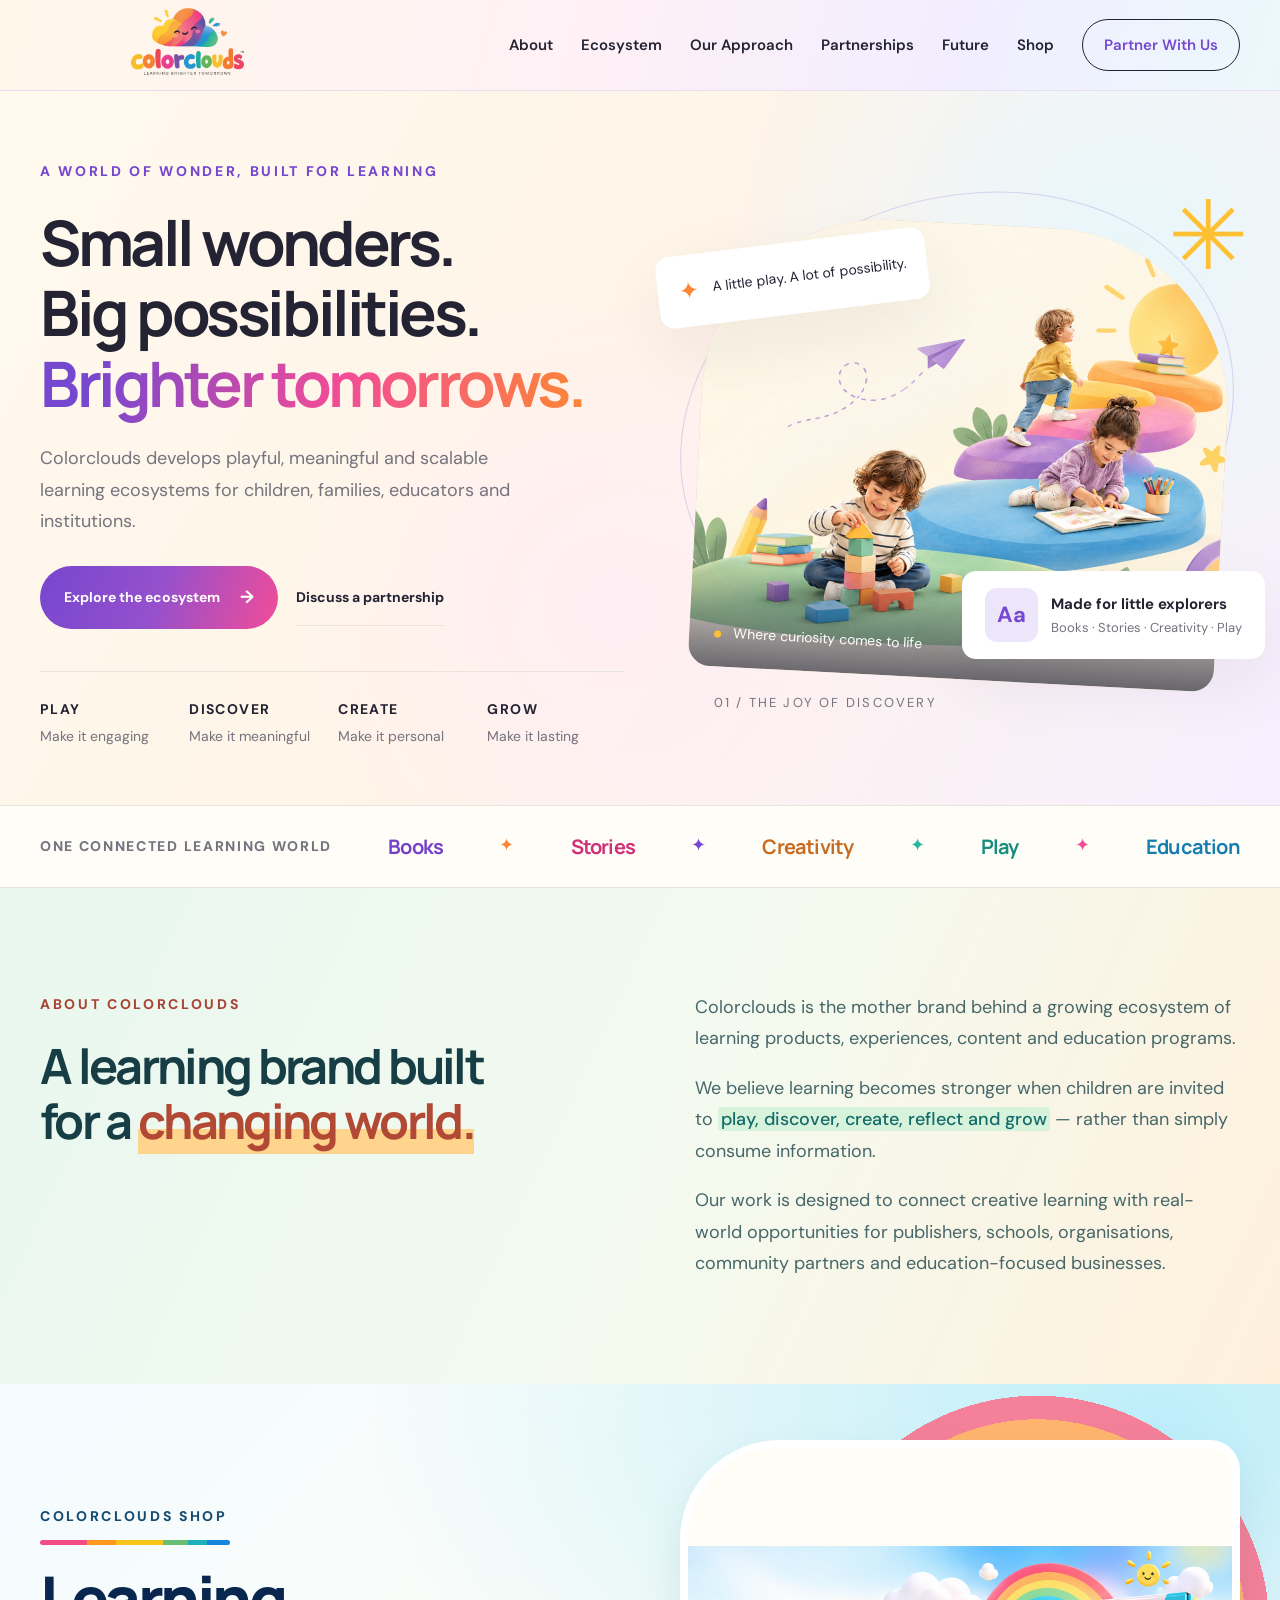
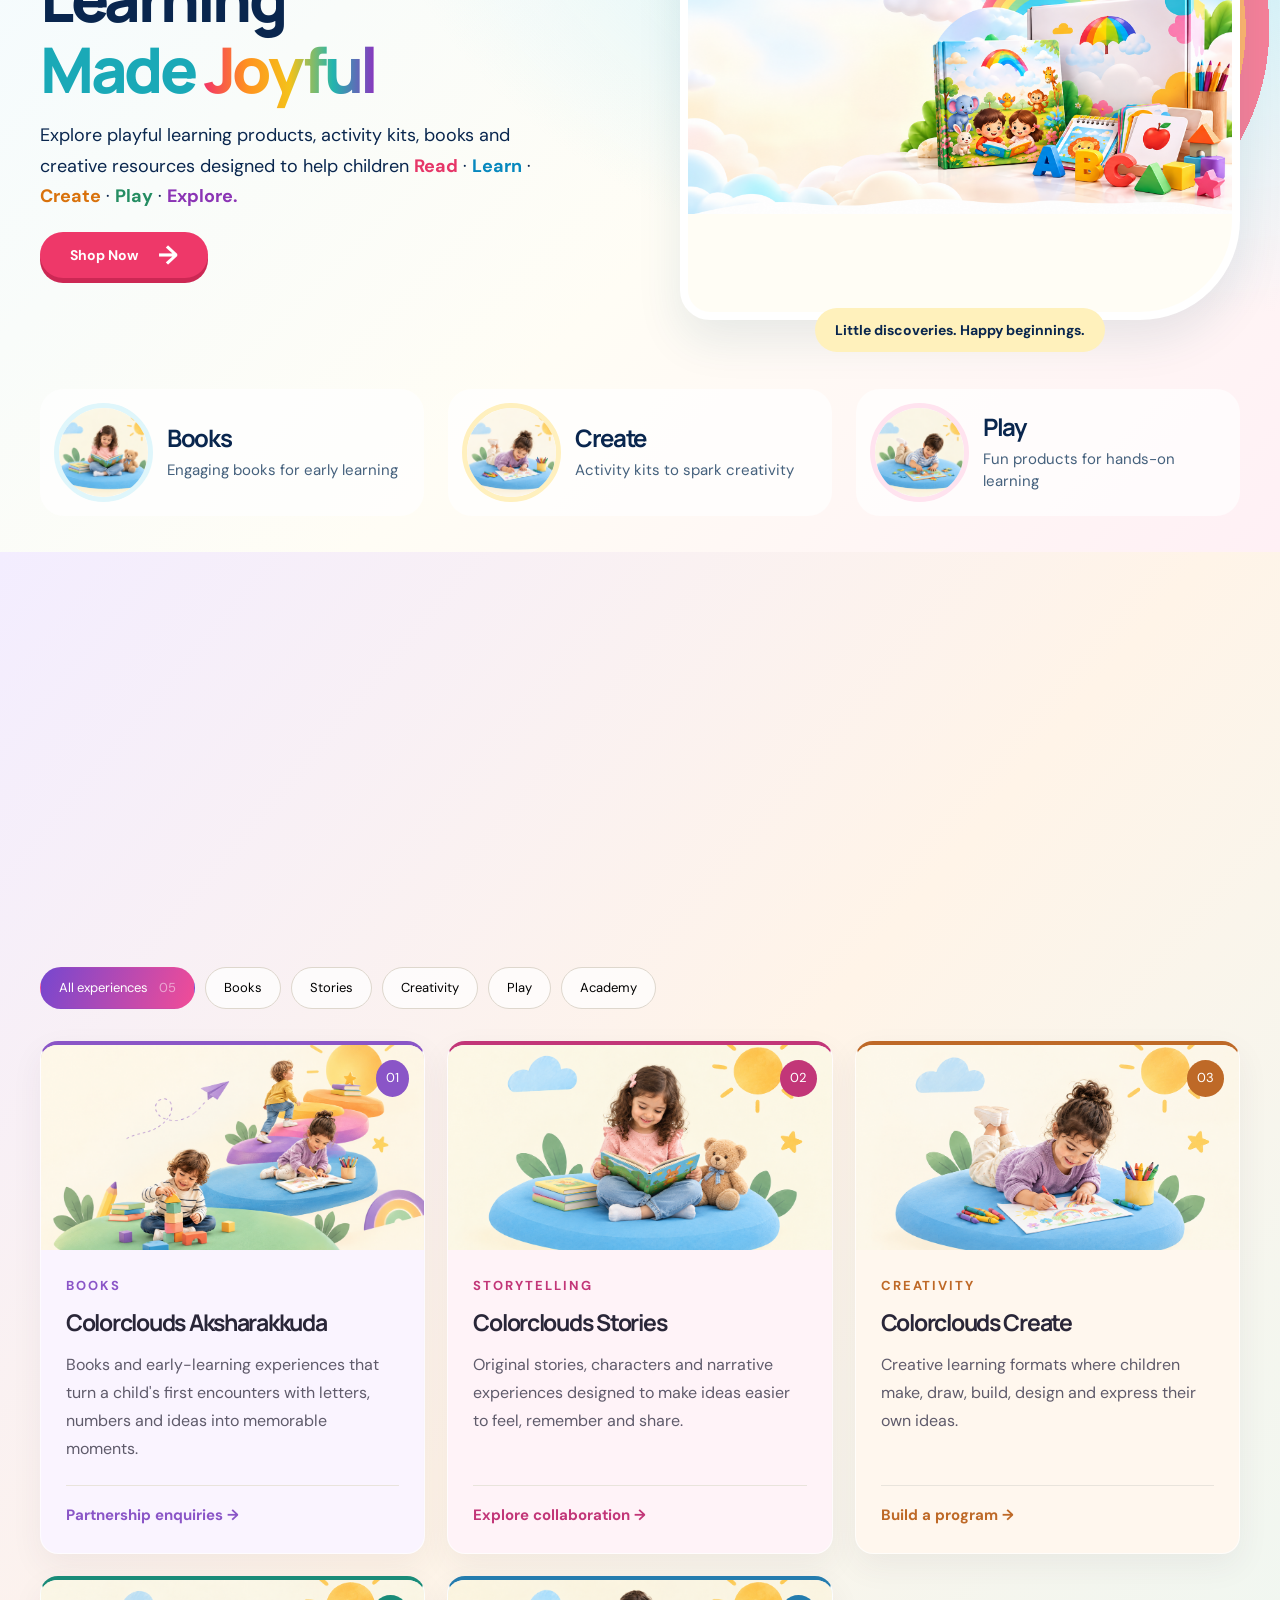
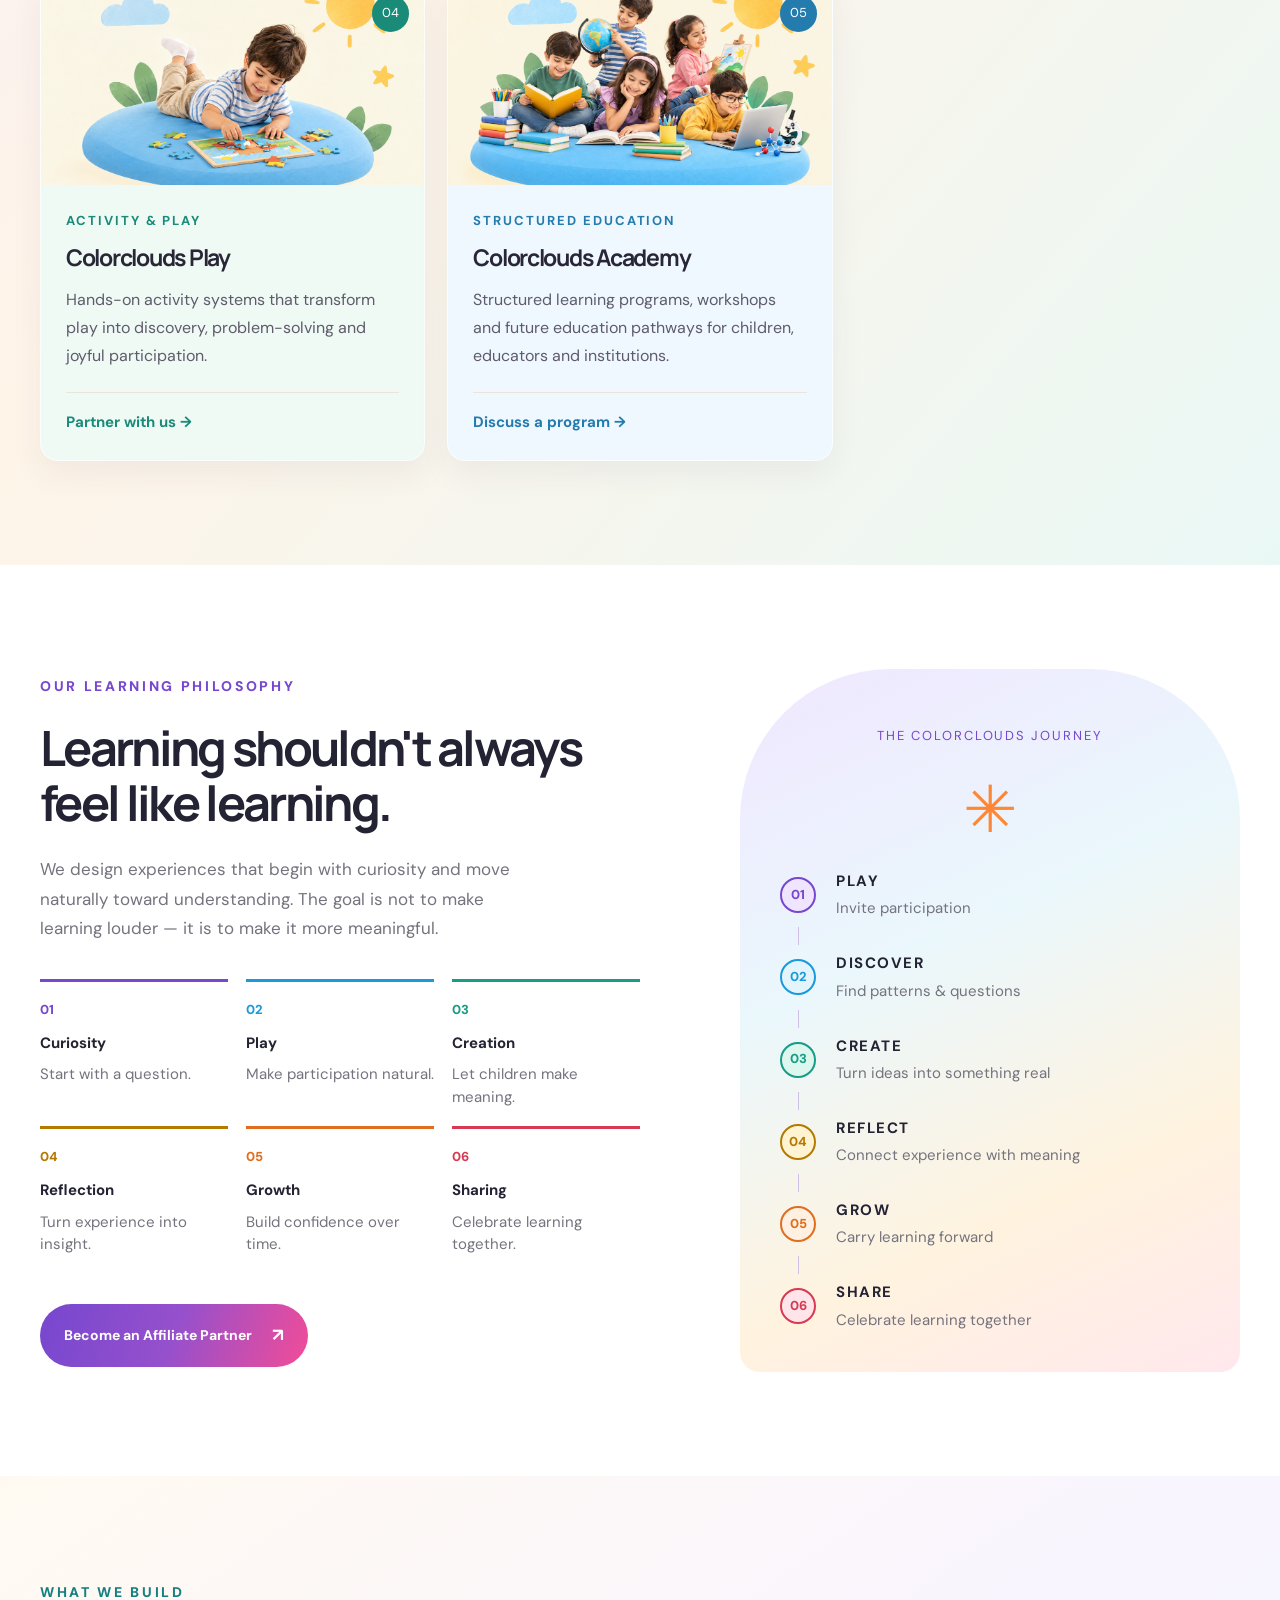
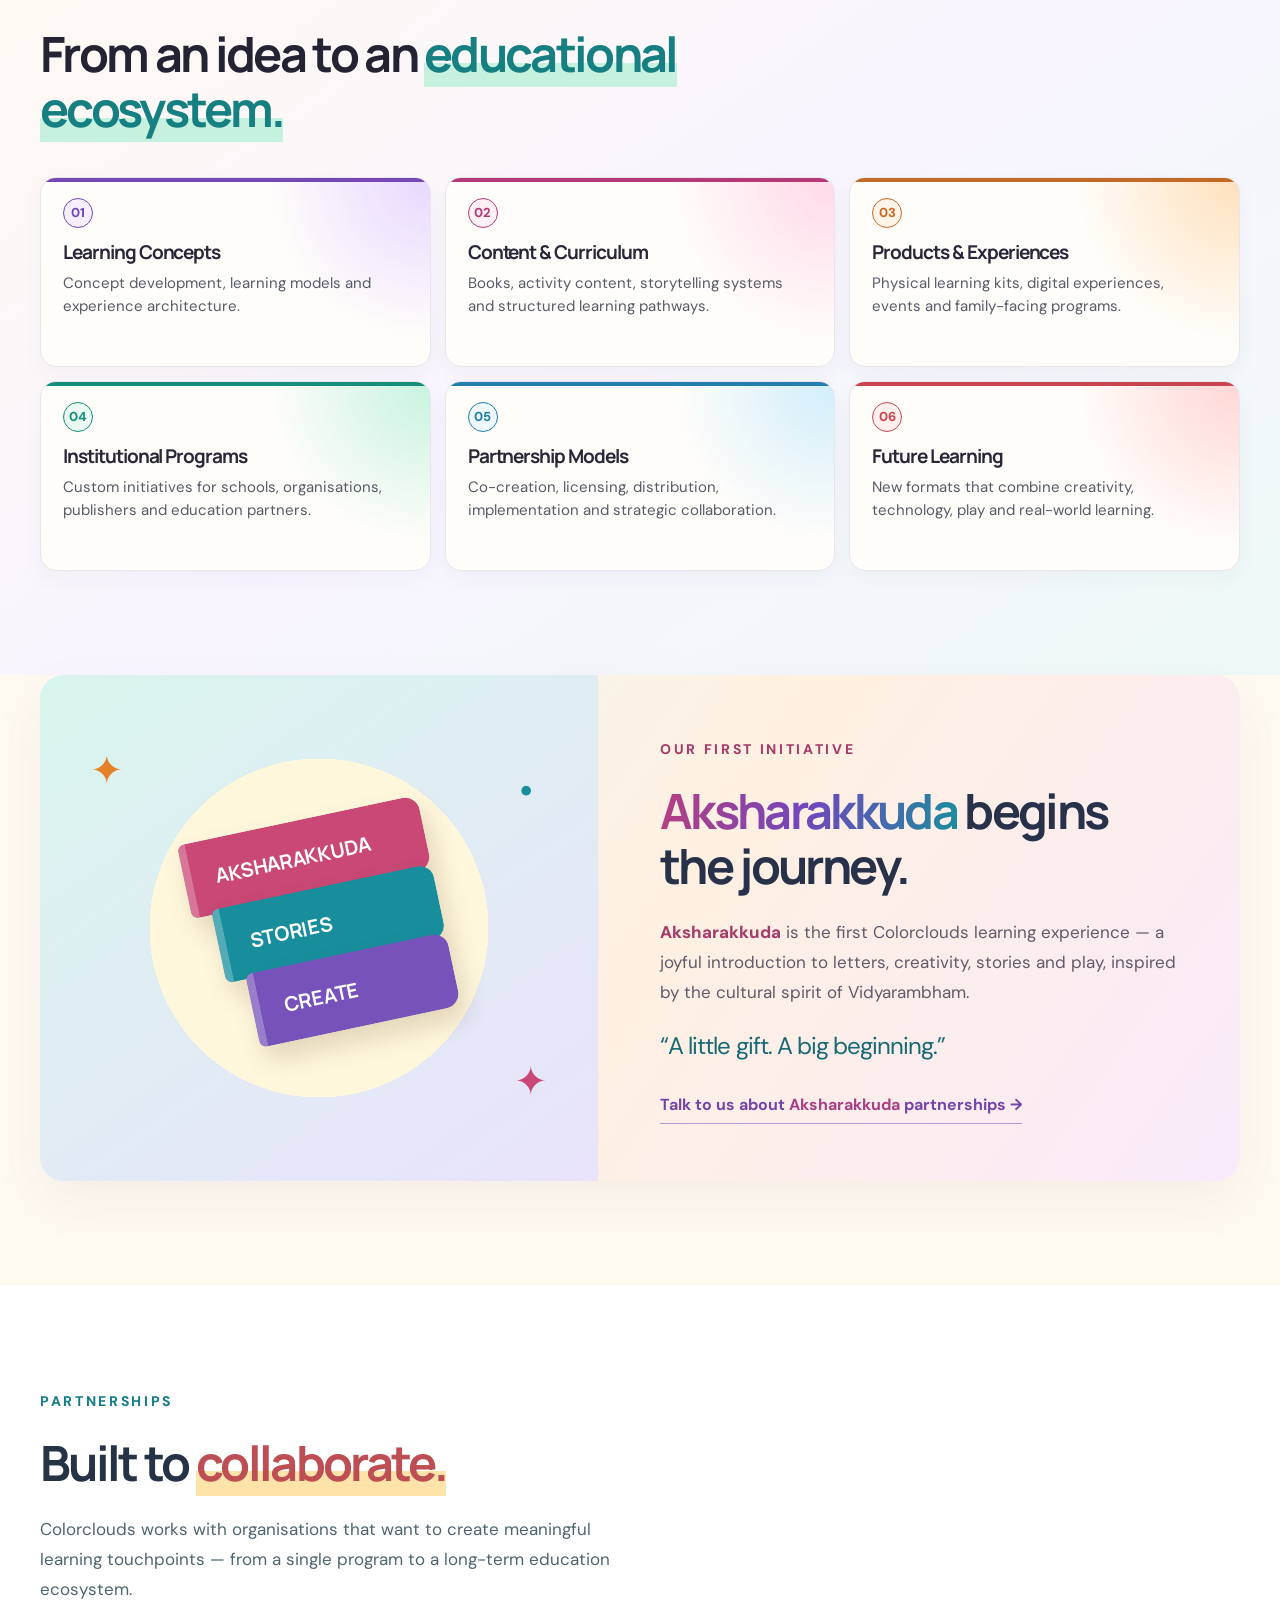
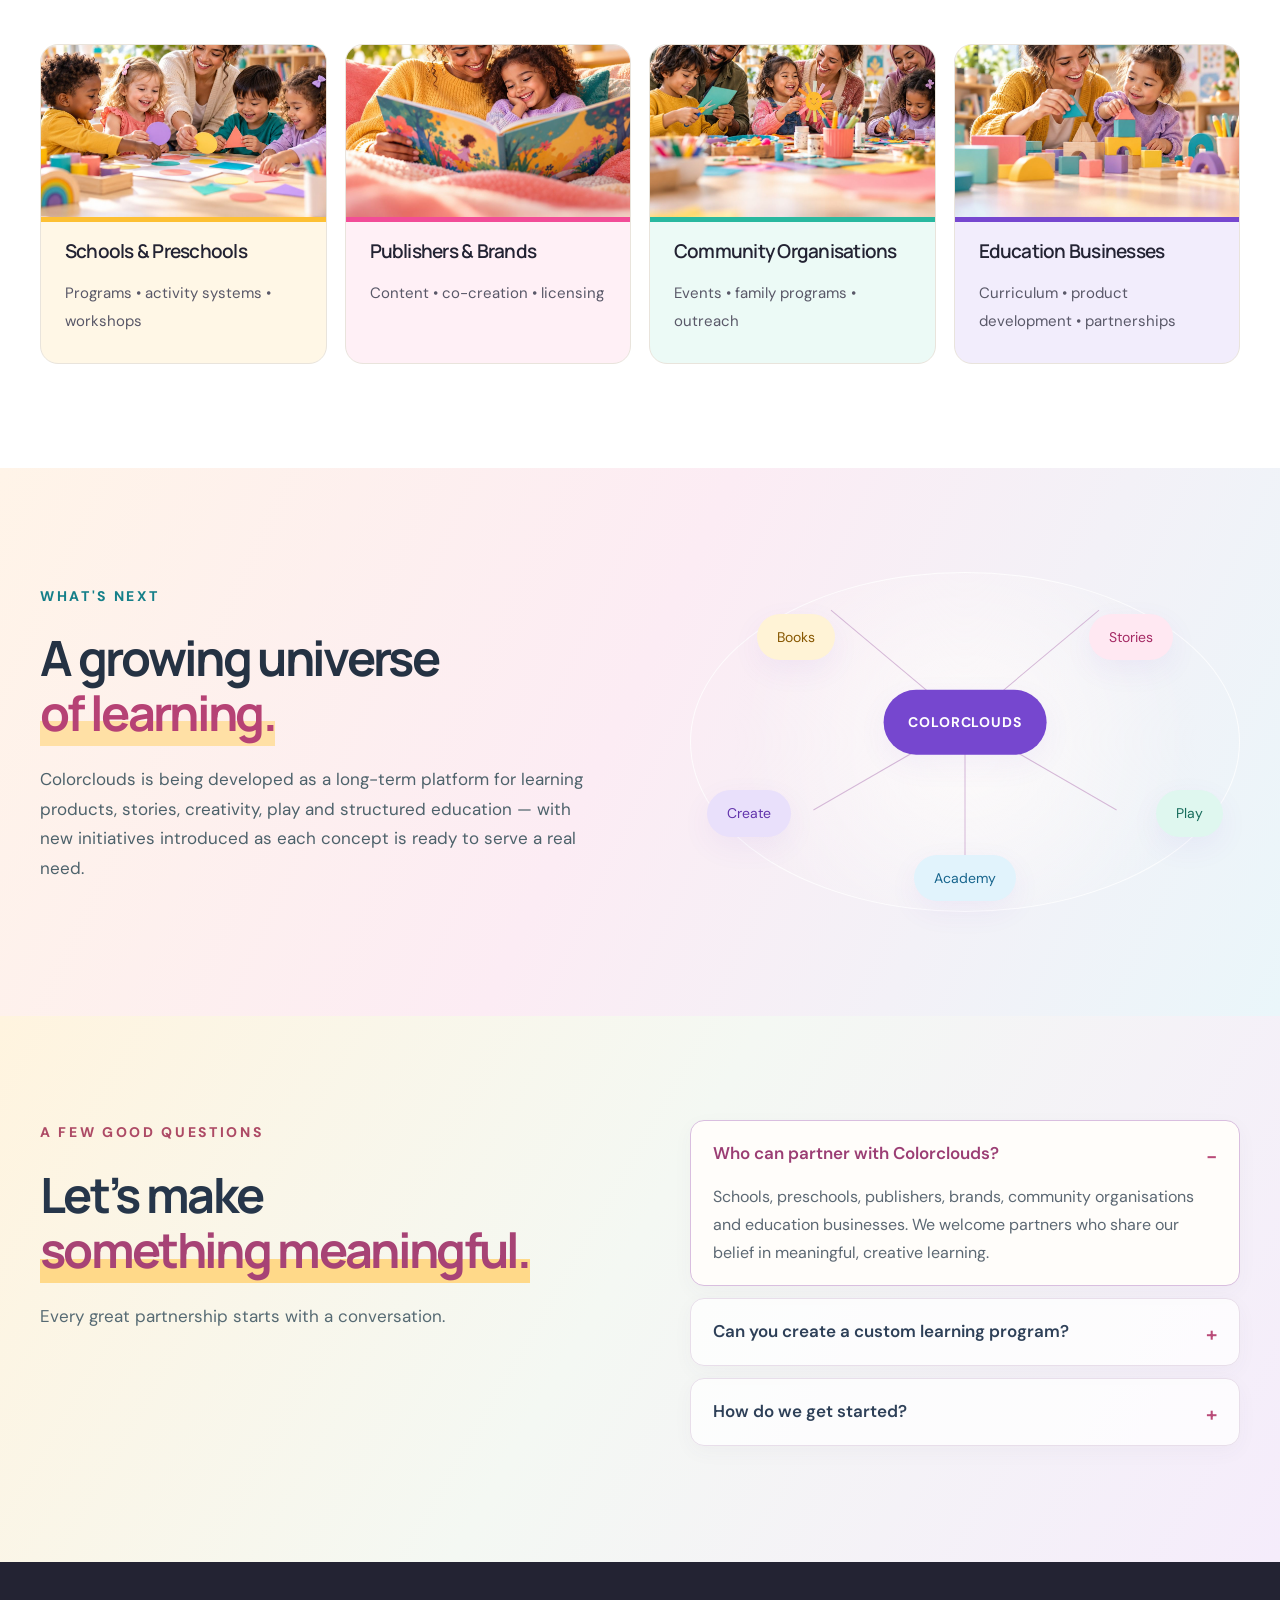
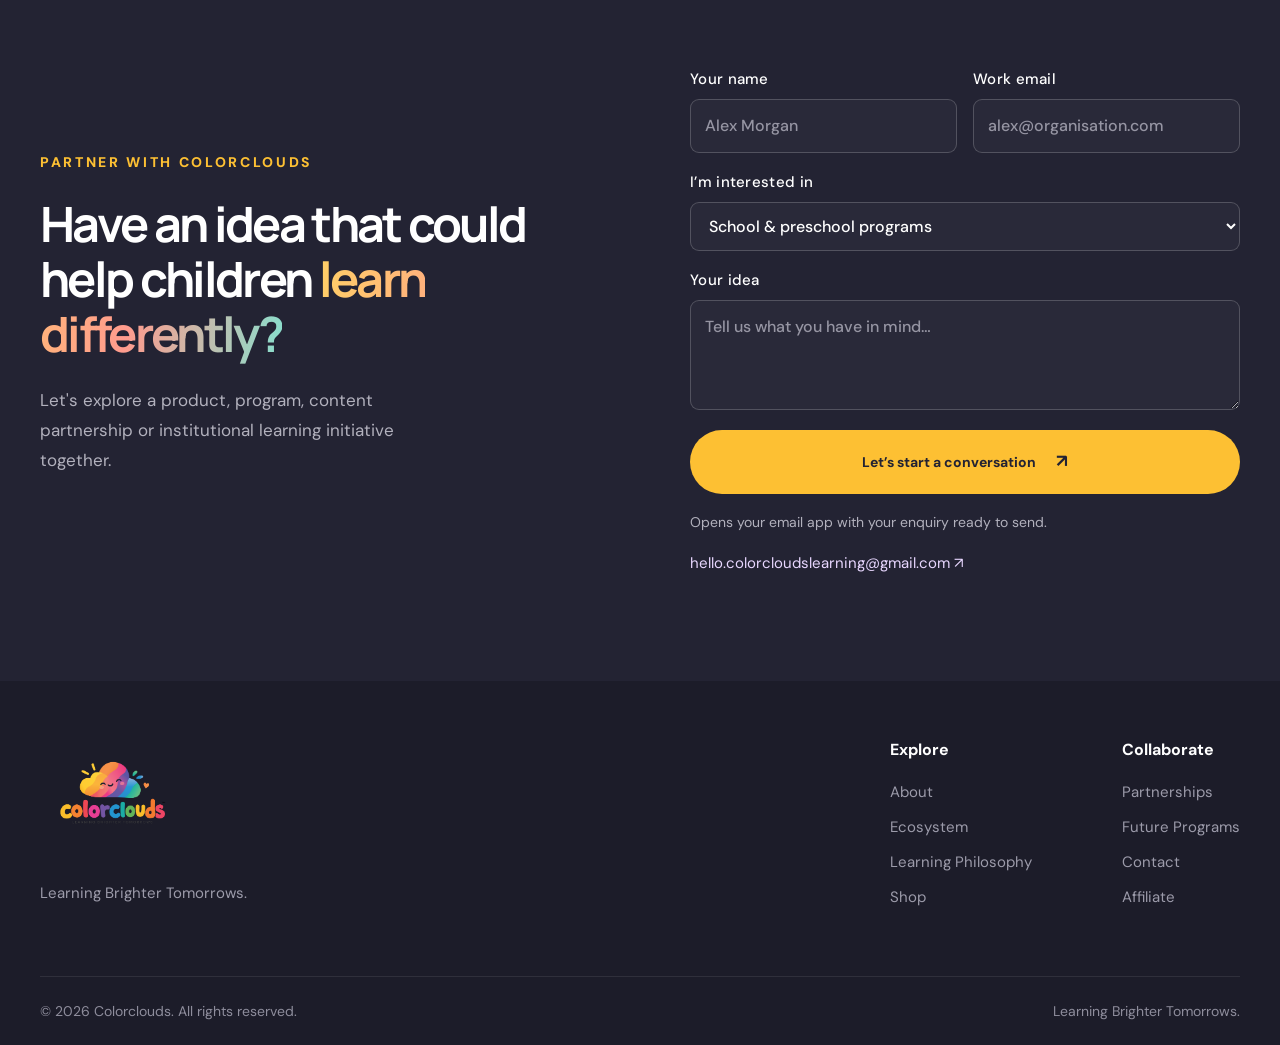
<file: index.html>
<!DOCTYPE html>
<html lang="en">
<head>
  <link rel="icon" type="image/png" href="assets/colorclouds-logo.png" />
  <meta charset="UTF-8" />
  <meta name="viewport" content="width=device-width, initial-scale=1.0" />
  <meta name="description" content="Colorclouds is a learning experience company building books, stories, creativity programs, play-based learning and structured education solutions for children, families and institutions." />
  <title>Colorclouds — Learning Brighter Tomorrows</title>
  <link rel="preconnect" href="https://fonts.googleapis.com">
  <link rel="preconnect" href="https://fonts.gstatic.com" crossorigin>
  <link href="https://fonts.googleapis.com/css2?family=Manrope:wght@400;500;600;700;800&family=DM+Sans:wght@400;500;600;700&display=swap" rel="stylesheet">
  <link rel="stylesheet" href="styles.css?v=20261006-1" />
</head>
<body><a class="skip-link" href="#main">Skip to content</a><div class="scroll-progress" aria-hidden="true"></div>
  <header class="site-header" id="top">
    <div class="container nav-wrap">
      <a class="brand" href="#top" aria-label="Colorclouds home">
        <img src="assets/colorclouds-logo.png" alt="Colorclouds — Learning Brighter Tomorrows" />
      </a>
      <button class="nav-toggle" aria-label="Open navigation" aria-controls="main-nav" aria-expanded="false"><span></span><span></span></button>
      <nav id="main-nav" class="nav" aria-label="Main navigation">
        <a href="#about">About</a>
        <a href="#ecosystem">Ecosystem</a>
        <a href="#approach">Our Approach</a>
        <a href="#partnerships">Partnerships</a>
        <a href="#future">Future</a>
        <a href="https://shop.colorclouds.in">Shop</a>
        <a class="nav-cta" href="#contact">Partner With Us</a>
      </nav>
    </div>
  </header>

  <main id="main">
    <section class="hero">
      <div class="hero-cloud cloud-one"></div>
      <div class="hero-cloud cloud-two"></div>
      <div class="container hero-grid">
        <div class="hero-copy">
          <span class="eyebrow">A WORLD OF WONDER, BUILT FOR LEARNING</span>
          <h1>Small wonders.<br>Big possibilities.<br><span>Brighter tomorrows.</span></h1>
          <p class="hero-lead">Colorclouds develops playful, meaningful and scalable learning ecosystems for children, families, educators and institutions.</p>
          <div class="hero-actions">
            <a class="btn btn-primary" href="#ecosystem">Explore the ecosystem <span>→</span></a>
            <a class="btn btn-ghost" href="#contact">Discuss a partnership</a>
          </div>
          <div class="hero-proof">
            <div><strong>PLAY</strong><span>Make it engaging</span></div>
            <div><strong>DISCOVER</strong><span>Make it meaningful</span></div>
            <div><strong>CREATE</strong><span>Make it personal</span></div>
            <div><strong>GROW</strong><span>Make it lasting</span></div>
          </div>
        </div>
        <div class="hero-art">
          <div class="hero-orbit" aria-hidden="true"></div>
          <div class="hero-photo"><img src="assets/learning-1.jpg" alt="Books, coloured pencils and alphabet blocks ready for discovery" fetchpriority="high"><div class="photo-caption"><span class="live-dot"></span> Where curiosity comes to life</div></div>
          <div class="floating-label label-top"><span>&#10022;</span> A little play. A lot of possibility.</div>
          <div class="floating-label label-bottom"><span class="label-icon">Aa</span><div><b>Made for little explorers</b><small>Books &middot; Stories &middot; Creativity &middot; Play</small></div></div>
          <div class="hero-flower" aria-hidden="true">&#10035;</div><span class="art-index">01 / THE JOY OF DISCOVERY</span>
        </div>
      </div>
    </section>

    <div class="brand-strip"><div class="container"><span>ONE CONNECTED LEARNING WORLD</span><b>Books</b><i>&#10022;</i><b>Stories</b><i>&#10022;</i><b>Creativity</b><i>&#10022;</i><b>Play</b><i>&#10022;</i><b>Education</b></div></div>
    <section class="section intro" id="about">
      <div class="container two-col">
        <div>
          <span class="eyebrow">ABOUT COLORCLOUDS</span>
          <h2>A learning brand built<br>for a <span class="intro-highlight">changing world.</span></h2>
        </div>
        <div class="intro-copy">
          <p>Colorclouds is the mother brand behind a growing ecosystem of learning products, experiences, content and education programs.</p>
          <p>We believe learning becomes stronger when children are invited to <strong>play, discover, create, reflect and grow</strong> — rather than simply consume information.</p>
          <p>Our work is designed to connect creative learning with real-world opportunities for publishers, schools, organisations, community partners and education-focused businesses.</p>
        </div>
      </div>
    </section>

    <section class="shop-feature" aria-labelledby="shop-heading">
      <div class="container shop-feature-grid">
        <div class="shop-feature-copy">
          <span class="eyebrow">COLORCLOUDS SHOP</span>
          <div class="shop-rainbow-line" aria-hidden="true"></div>
          <h2 id="shop-heading">Learning<br><span class="shop-made">Made</span> <span class="shop-joyful">Joyful</span></h2>
          <p>Explore playful learning products, activity kits, books and creative resources designed to help children <strong class="shop-read">Read</strong> &middot; <strong class="shop-learn">Learn</strong> &middot; <strong class="shop-create">Create</strong> &middot; <strong class="shop-play">Play</strong> &middot; <strong class="shop-explore">Explore.</strong></p>
          <a class="btn shop-button" href="https://shop.colorclouds.in/">Shop Now <span aria-hidden="true">&#8594;</span></a>
        </div>
        <div class="shop-feature-art">
          <div class="shop-rainbow" aria-hidden="true"></div>
          <img src="assets/Dreamy%20Rainbow%20Storybook%20Learning%20Scene.png" alt="Dreamy rainbow storybook learning scene" loading="lazy">
          <span class="shop-art-note">Little discoveries. Happy beginnings.</span>
        </div>
      </div>
      <div class="container shop-categories">
        <a class="shop-category" href="https://shop.colorclouds.in/">
          <img src="assets/learning-3.jpg" alt="" loading="lazy">
          <div><h3>Books</h3><p>Engaging books for early learning</p></div>
        </a>
        <a class="shop-category" href="https://shop.colorclouds.in/">
          <img src="assets/learning-4.jpg" alt="" loading="lazy">
          <div><h3>Create</h3><p>Activity kits to spark creativity</p></div>
        </a>
        <a class="shop-category" href="https://shop.colorclouds.in/">
          <img src="assets/learning-5.jpg" alt="" loading="lazy">
          <div><h3>Play</h3><p>Fun products for hands-on learning</p></div>
        </a>
      </div>
    </section>

    <section class="section ecosystem" id="ecosystem">
      <div class="container">
        <div class="section-heading">
          <span class="eyebrow">THE COLORCLOUDS ECOSYSTEM</span>
          <h2>One learning philosophy. <span class="ecosystem-highlight">Multiple ways to experience it.</span></h2>
          <p>Each initiative has a clear customer-facing role while Colorclouds remains the common learning and innovation platform behind the ecosystem.</p>
        </div>

        <div class="ecosystem-filters" role="group" aria-label="Filter learning experiences"><button class="active" data-filter="all" aria-pressed="true">All experiences <span>05</span></button><button data-filter="books" aria-pressed="false">Books</button><button data-filter="stories" aria-pressed="false">Stories</button><button data-filter="create" aria-pressed="false">Creativity</button><button data-filter="play" aria-pressed="false">Play</button><button data-filter="academy" aria-pressed="false">Academy</button></div><div class="ecosystem-grid">
          <article class="eco-card akshara" data-category="books"><div class="eco-photo"><img src="assets/learning-2.jpg" alt="Books and alphabet blocks for early learning" loading="lazy"></div>
            <div class="eco-number">01</div>
            <div class="eco-icon">Aa</div>
            <span class="eco-tag">BOOKS</span>
            <h3>Colorclouds Aksharakkuda</h3>
            <p>Books and early-learning experiences that turn a child's first encounters with letters, numbers and ideas into memorable moments.</p>
            <a href="#contact">Partnership enquiries →</a>
          </article>
          <article class="eco-card stories" data-category="stories"><div class="eco-photo"><img src="assets/learning-3.jpg" alt="A library filled with books" loading="lazy"></div>
            <div class="eco-number">02</div>
            <div class="eco-icon">✦</div>
            <span class="eco-tag">STORYTELLING</span>
            <h3>Colorclouds Stories</h3>
            <p>Original stories, characters and narrative experiences designed to make ideas easier to feel, remember and share.</p>
            <a href="#contact">Explore collaboration →</a>
          </article>
          <article class="eco-card create" data-category="create"><div class="eco-photo"><img src="assets/learning-4.jpg" alt="Colourful art materials" loading="lazy"></div>
            <div class="eco-number">03</div>
            <div class="eco-icon">✎</div>
            <span class="eco-tag">CREATIVITY</span>
            <h3>Colorclouds Create</h3>
            <p>Creative learning formats where children make, draw, build, design and express their own ideas.</p>
            <a href="#contact">Build a program →</a>
          </article>
          <article class="eco-card play" data-category="play"><div class="eco-photo"><img src="assets/learning-5.jpg" alt="Colourful hands-on play materials" loading="lazy"></div>
            <div class="eco-number">04</div>
            <div class="eco-icon">✚</div>
            <span class="eco-tag">ACTIVITY & PLAY</span>
            <h3>Colorclouds Play</h3>
            <p>Hands-on activity systems that transform play into discovery, problem-solving and joyful participation.</p>
            <a href="#contact">Partner with us →</a>
          </article>
          <article class="eco-card academy" data-category="academy"><div class="eco-photo"><img src="assets/learning-6.jpg" alt="A collaborative classroom" loading="lazy"></div>
            <div class="eco-number">05</div>
            <div class="eco-icon">◎</div>
            <span class="eco-tag">STRUCTURED EDUCATION</span>
            <h3>Colorclouds Academy</h3>
            <p>Structured learning programs, workshops and future education pathways for children, educators and institutions.</p>
            <a href="#contact">Discuss a program →</a>
          </article>
        </div>
      </div>
    </section>

    <section class="section philosophy" id="approach">
      <div class="container philosophy-grid">
        <div class="philosophy-copy">
          <span class="eyebrow">OUR LEARNING PHILOSOPHY</span>
          <h2>Learning shouldn't always feel like learning.</h2>
          <p>We design experiences that begin with curiosity and move naturally toward understanding. The goal is not to make learning louder — it is to make it more meaningful.</p>
          <div class="principles">
            <div><span>01</span><b>Curiosity</b><small>Start with a question.</small></div>
            <div><span>02</span><b>Play</b><small>Make participation natural.</small></div>
            <div><span>03</span><b>Creation</b><small>Let children make meaning.</small></div>
            <div><span>04</span><b>Reflection</b><small>Turn experience into insight.</small></div>
            <div><span>05</span><b>Growth</b><small>Build confidence over time.</small></div>
            <div><span>06</span><b>Sharing</b><small>Celebrate learning together.</small></div>
          </div>
          <a class="btn btn-primary affiliate-cta" href="https://colorclouds.in/affiliate-program/">Become an Affiliate Partner <span aria-hidden="true">&#8599;</span></a>
        </div>
        <div class="journey-panel">
          <div class="journey-title">THE COLORCLOUDS JOURNEY</div><div class="journey-symbol" aria-hidden="true">&#10035;</div>
          <div class="journey-step"><span>01</span><div><b>PLAY</b><small>Invite participation</small></div></div>
          <div class="journey-line"></div>
          <div class="journey-step"><span>02</span><div><b>DISCOVER</b><small>Find patterns & questions</small></div></div>
          <div class="journey-line"></div>
          <div class="journey-step"><span>03</span><div><b>CREATE</b><small>Turn ideas into something real</small></div></div>
          <div class="journey-line"></div>
          <div class="journey-step"><span>04</span><div><b>REFLECT</b><small>Connect experience with meaning</small></div></div>
          <div class="journey-line"></div>
          <div class="journey-step"><span>05</span><div><b>GROW</b><small>Carry learning forward</small></div></div>
          <div class="journey-line"></div>
          <div class="journey-step final"><span>06</span><div><b>SHARE</b><small>Celebrate learning together</small></div></div>
        </div>
      </div>
    </section>

    <section class="section capabilities">
      <div class="container">
        <div class="section-heading compact">
          <span class="eyebrow">WHAT WE BUILD</span>
          <h2>From an idea to an <span class="capabilities-highlight">educational ecosystem.</span></h2>
        </div>
        <div class="cap-grid">
          <div class="cap"><span>01</span><h3>Learning Concepts</h3><p>Concept development, learning models and experience architecture.</p></div>
          <div class="cap"><span>02</span><h3>Content & Curriculum</h3><p>Books, activity content, storytelling systems and structured learning pathways.</p></div>
          <div class="cap"><span>03</span><h3>Products & Experiences</h3><p>Physical learning kits, digital experiences, events and family-facing programs.</p></div>
          <div class="cap"><span>04</span><h3>Institutional Programs</h3><p>Custom initiatives for schools, organisations, publishers and education partners.</p></div>
          <div class="cap"><span>05</span><h3>Partnership Models</h3><p>Co-creation, licensing, distribution, implementation and strategic collaboration.</p></div>
          <div class="cap"><span>06</span><h3>Future Learning</h3><p>New formats that combine creativity, technology, play and real-world learning.</p></div>
        </div>
      </div>
    </section>

    <section class="section flagship">
      <div class="container flagship-box">
        <div class="flagship-art">
          <div class="book-stack"><div class="book book-a">AKSHARAKKUDA</div><div class="book book-b">STORIES</div><div class="book book-c">CREATE</div></div>
          <div class="spark s1">✦</div><div class="spark s2">✦</div><div class="spark s3">•</div>
        </div>
        <div class="flagship-copy">
          <span class="eyebrow">OUR FIRST INITIATIVE</span>
          <h2><span class="aksharakkuda-name">Aksharakkuda</span> begins the journey.</h2>
          <p><strong class="aksharakkuda-name">Aksharakkuda</strong> is the first Colorclouds learning experience — a joyful introduction to letters, creativity, stories and play, inspired by the cultural spirit of Vidyarambham.</p>
          <p class="quote">“A little gift. A big beginning.”</p>
          <a class="text-link" href="#contact">Talk to us about <span class="aksharakkuda-name">Aksharakkuda</span> partnerships →</a>
        </div>
      </div>
    </section>

    <section class="section partnerships" id="partnerships">
      <div class="container">
        <div class="section-heading">
          <span class="eyebrow">PARTNERSHIPS</span>
          <h2>Built to <span class="partnerships-highlight">collaborate.</span></h2>
          <p>Colorclouds works with organisations that want to create meaningful learning touchpoints — from a single program to a long-term education ecosystem.</p>
        </div>
        <div class="partner-grid">
          <div class="partner-card"><b>Schools & Preschools</b><span>Programs • activity systems • workshops</span></div>
          <div class="partner-card"><b>Publishers & Brands</b><span>Content • co-creation • licensing</span></div>
          <div class="partner-card"><b>Community Organisations</b><span>Events • family programs • outreach</span></div>
          <div class="partner-card"><b>Education Businesses</b><span>Curriculum • product development • partnerships</span></div>
        </div>
      </div>
    </section>

    <section class="section future" id="future">
      <div class="container future-grid">
        <div>
          <span class="eyebrow">WHAT'S NEXT</span>
          <h2>A growing universe <span class="keep-together future-highlight">of learning.</span></h2>
          <p>Colorclouds is being developed as a long-term platform for learning products, stories, creativity, play and structured education — with new initiatives introduced as each concept is ready to serve a real need.</p>
        </div>
        <div class="future-map">
          <span class="node main">COLORCLOUDS</span>
          <span class="node n1">Books</span><span class="node n2">Stories</span><span class="node n3">Create</span>
          <span class="node n4">Play</span><span class="node n5">Academy</span>
          <div class="connector c1"></div><div class="connector c2"></div><div class="connector c3"></div><div class="connector c4"></div><div class="connector c5"></div>
        </div>
      </div>
    </section>

    <section class="section faq"><div class="faq-toys faq-toys-left" aria-hidden="true"><span class="toy-block">A</span><span class="toy-block">B</span><span class="toy-star">&#10022;</span></div><div class="faq-toys faq-toys-right" aria-hidden="true"><span class="toy-ball"></span><span class="toy-ring"></span><span class="toy-star">&#10022;</span></div><div class="container faq-grid"><div><span class="eyebrow">A FEW GOOD QUESTIONS</span><h2>Let&#8217;s make<br><span class="faq-highlight">something meaningful.</span></h2><p>Every great partnership starts with a conversation.</p></div><div class="faq-list"><details open><summary>Who can partner with Colorclouds?</summary><p>Schools, preschools, publishers, brands, community organisations and education businesses. We welcome partners who share our belief in meaningful, creative learning.</p></details><details><summary>Can you create a custom learning program?</summary><p>Yes. We can explore custom content, activity systems, workshops and institutional programs around your audience and learning goals.</p></details><details><summary>How do we get started?</summary><p>Tell us about your organisation, the learners you serve and your idea using the enquiry form below. It opens an email draft so you can send your enquiry directly to our team.</p></details></div></div></section>
    <section class="section contact" id="contact">
      <div class="container contact-box">
        <div>
          <span class="eyebrow">PARTNER WITH COLORCLOUDS</span>
          <h2>Have an idea that could help children <span class="contact-highlight">learn differently?</span></h2>
          <p>Let's explore a product, program, content partnership or institutional learning initiative together.</p>
        </div>
        <form class="contact-form" id="partnership-form"><label for="name">Your name<input id="name" name="name" autocomplete="name" placeholder="Alex Morgan" required maxlength="100"></label><label for="email">Work email<input id="email" name="email" type="email" autocomplete="email" placeholder="alex@organisation.com" required></label><label for="interest">I&#8217;m interested in<select id="interest" name="interest"><option>School & preschool programs</option><option>Books & publishing</option><option>Creative workshops</option><option>Content & licensing</option><option>Something new</option></select></label><label for="message">Your idea<textarea id="message" name="message" placeholder="Tell us what you have in mind&#8230;" rows="3" required maxlength="3000"></textarea></label><button class="btn btn-primary" type="submit">Let&#8217;s start a conversation <span>&#8599;</span></button><p class="form-note" id="form-status" role="status">Opens your email app with your enquiry ready to send.</p><a class="contact-email" href="mailto:hello.colorcloudslearning@gmail.com">hello.colorcloudslearning@gmail.com &#8599;</a></form>
      </div>
    </section>
  </main>

  <footer>
    <div class="container footer-top">
      <div class="footer-brand">
        <a class="brand" href="#top" aria-label="Colorclouds home">
          <img src="assets/colorclouds-logo.png" alt="Colorclouds — Learning Brighter Tomorrows" />
        </a>
        <p>Learning Brighter Tomorrows.</p>
      </div>
      <div class="footer-links">
        <div><b>Explore</b><a href="#about">About</a><a href="#ecosystem">Ecosystem</a><a href="#approach">Learning Philosophy</a><a href="https://shop.colorclouds.in/">Shop</a></div>
        <div><b>Collaborate</b><a href="#partnerships">Partnerships</a><a href="#future">Future Programs</a><a href="#contact">Contact</a><a href="https://colorclouds.in/affiliate-program/">Affiliate</a></div>
      </div>
    </div>
    <div class="container footer-bottom">
      <span>© <span id="year"></span> Colorclouds. All rights reserved.</span>
      <span>Learning Brighter Tomorrows.</span>
    </div>
  </footer>

  <a class="back-top" href="#top" aria-label="Back to top">&#8593;</a><script src="script.js"></script>
</body>
</html>
</file>
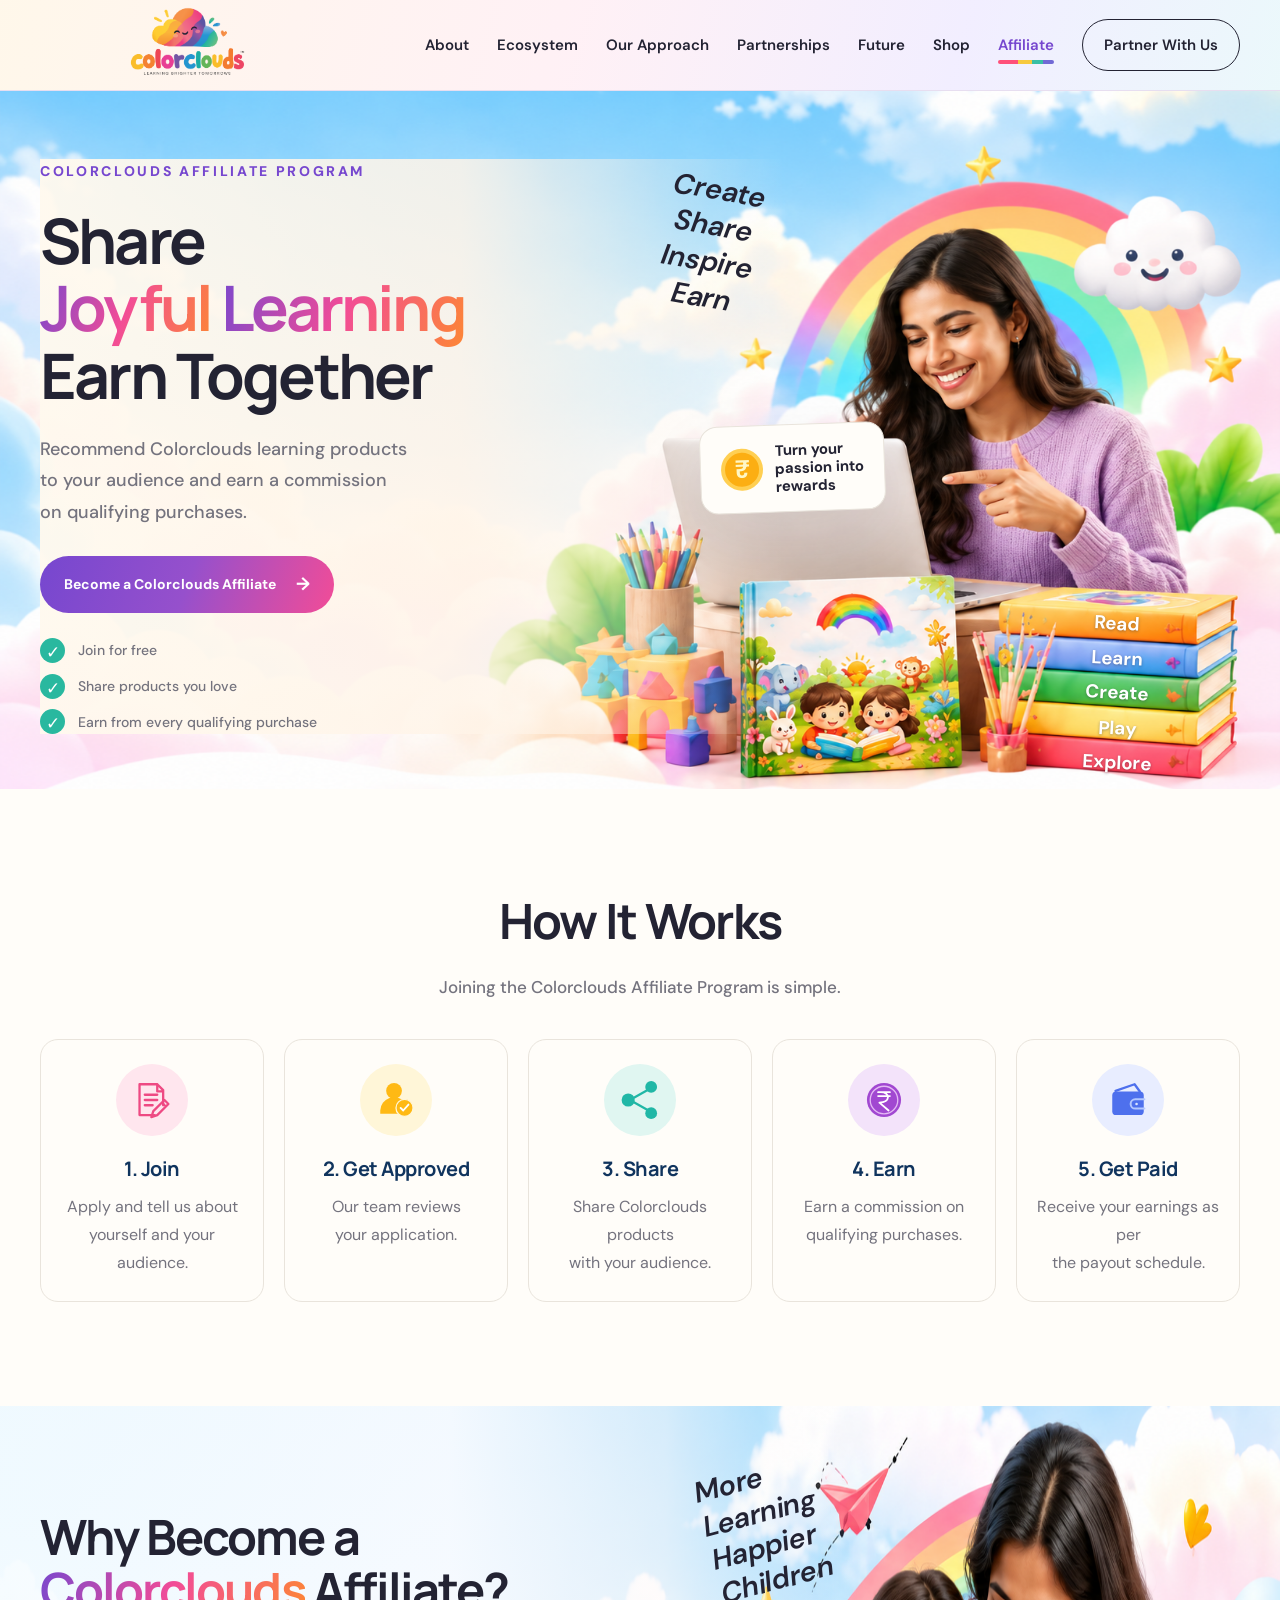
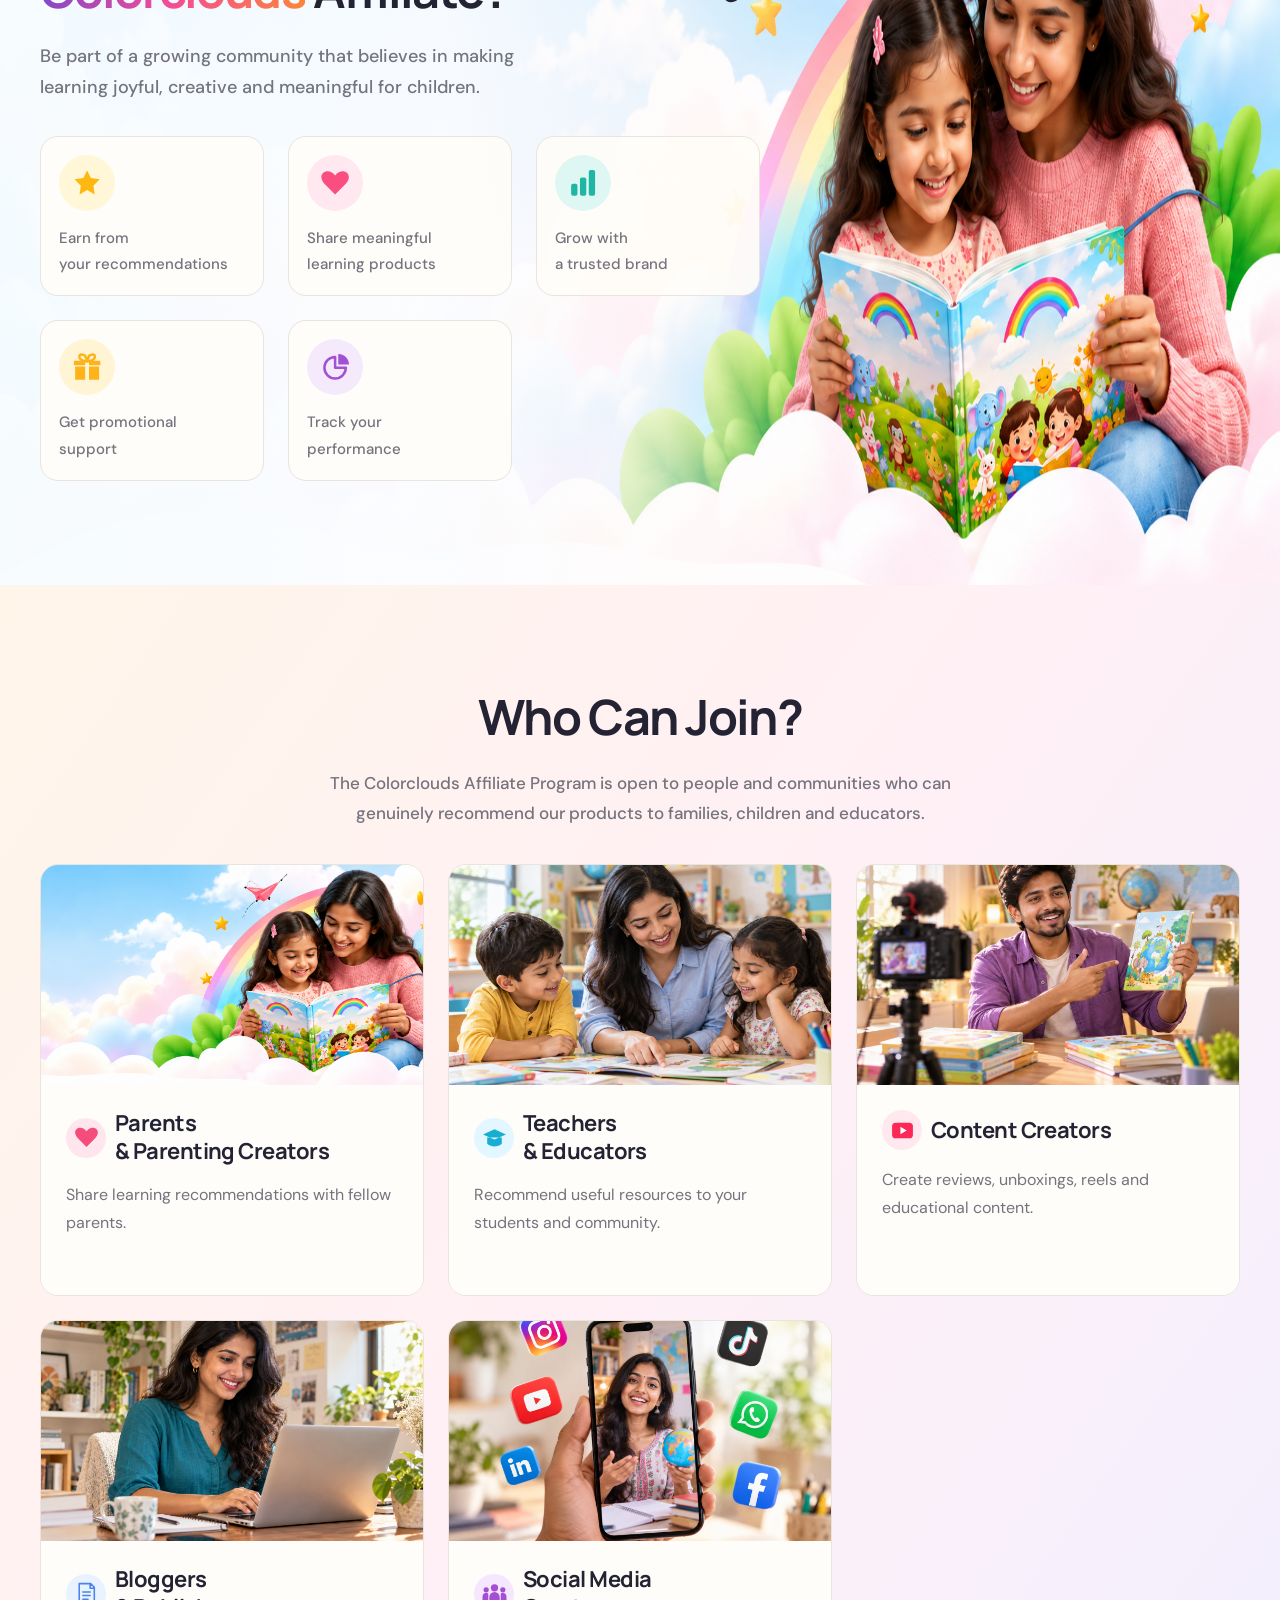
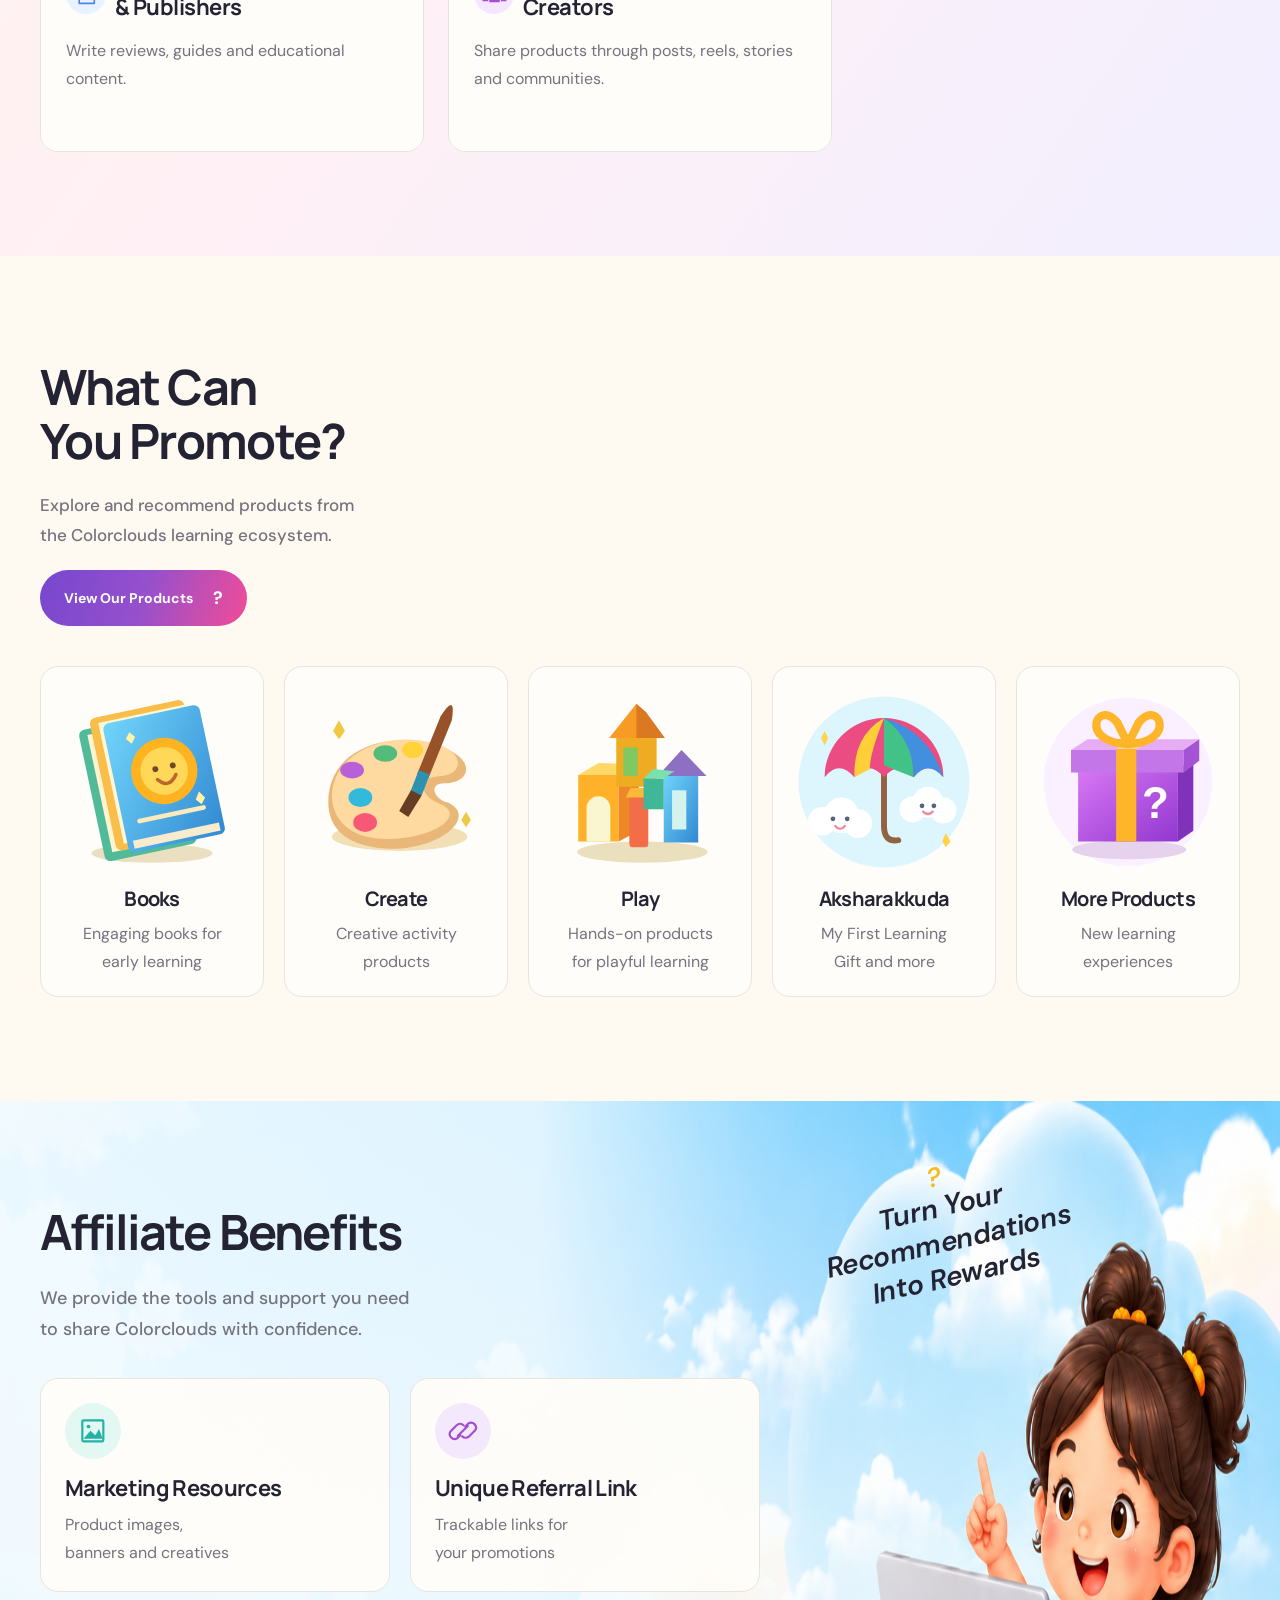
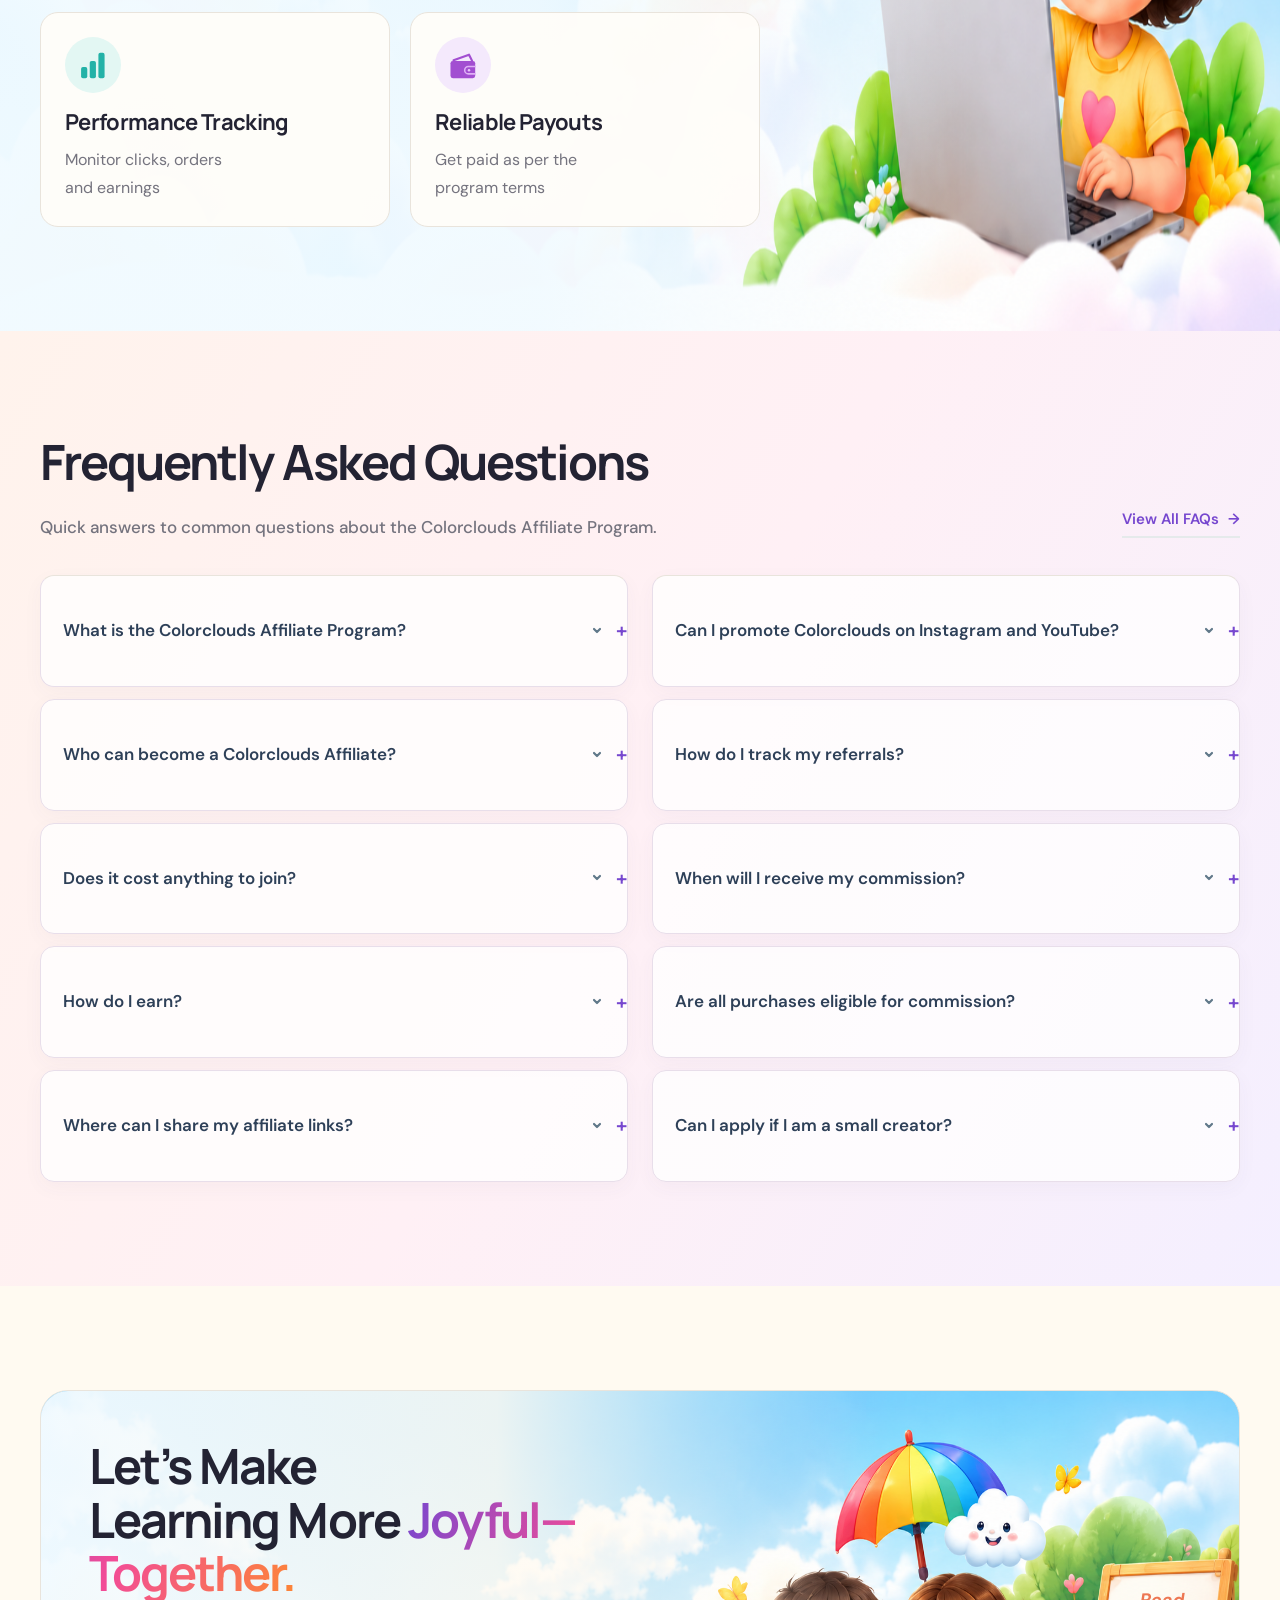
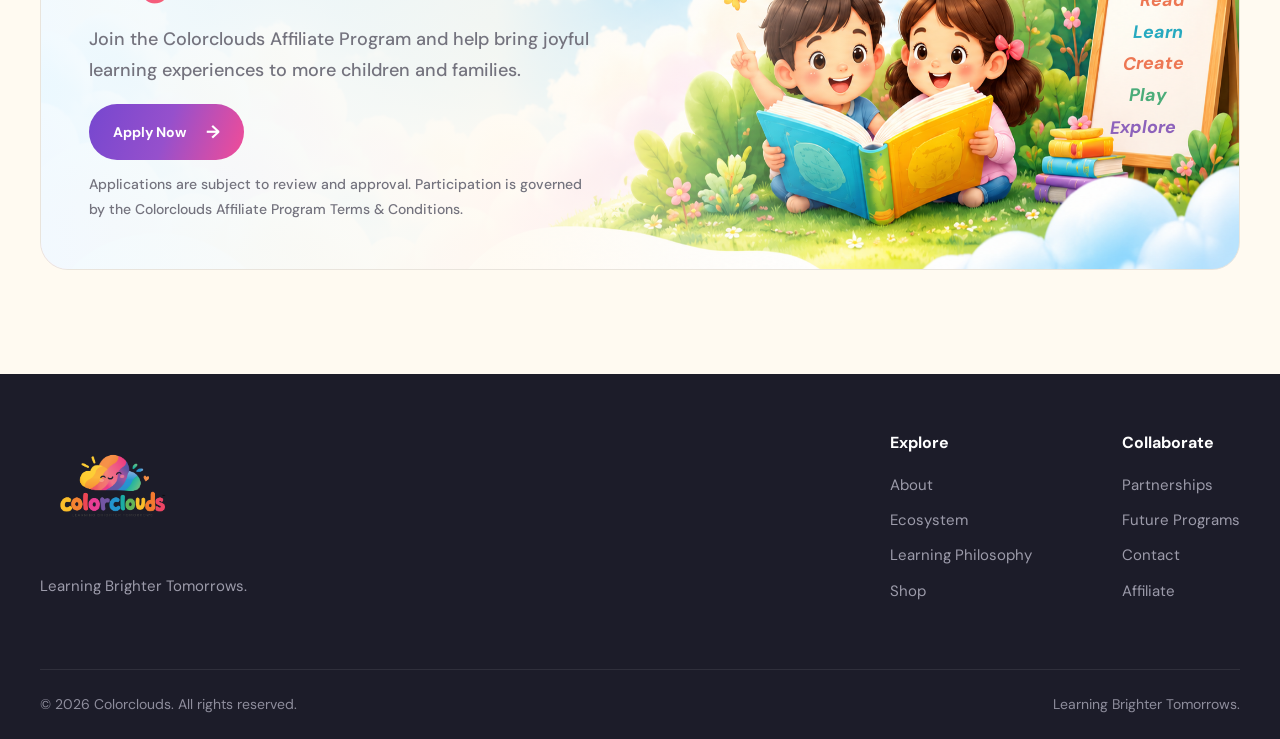
<file: affiliate-program/index.html>
﻿<!DOCTYPE html>
<html lang="en">
<head>
  <link rel="icon" type="image/png" href="../assets/colorclouds-logo.png" />
  <meta charset="UTF-8">
  <meta name="viewport" content="width=device-width, initial-scale=1">
  <title>Affiliate Program — Colorclouds</title>
  <link rel="preconnect" href="https://fonts.googleapis.com">
  <link rel="preconnect" href="https://fonts.gstatic.com" crossorigin>
  <link href="https://fonts.googleapis.com/css2?family=Manrope:wght@400;500;600;700;800&family=DM+Sans:wght@400;500;600;700&display=swap" rel="stylesheet">
  <link rel="stylesheet" href="../styles.css?v=20261006-1">
  <link rel="stylesheet" href="styles.css">
  <link rel="stylesheet" href="header.css">
  <link rel="stylesheet" href="home-theme.css">
</head>
<body>
  <header class="site-header" id="top">
    <div class="container nav-wrap">
      <a class="brand" href="/#top" aria-label="Colorclouds home">
        <img src="../assets/colorclouds-logo.png" alt="Colorclouds — Learning Brighter Tomorrows" />
      </a>
      <button class="nav-toggle" aria-label="Open navigation" aria-controls="main-nav" aria-expanded="false"><span></span><span></span></button>
      <nav id="main-nav" class="nav" aria-label="Main navigation">
        <a href="/#about">About</a>
        <a href="/#ecosystem">Ecosystem</a>
        <a href="/#approach">Our Approach</a>
        <a href="/#partnerships">Partnerships</a>
        <a href="/#future">Future</a>
        <a href="https://shop.colorclouds.in">Shop</a>
        <a class="active" href="https://colorclouds.in/affiliate-program/" aria-current="page">Affiliate</a>
        <a class="nav-cta" href="/#contact">Partner With Us</a>
      </nav>
    </div>
  </header>
  <main>
    <section class="affiliate-hero" aria-labelledby="hero-title">
      <div class="hero-inner">
        <div class="hero-copy">
          <p class="hero-eyebrow">COLORCLOUDS AFFILIATE PROGRAM</p>
          <h1 id="hero-title">Share<br><span class="joyful-word">Joyful</span> <span class="learning-word">Learning</span><br>Earn Together</h1>
          <p class="hero-description">Recommend Colorclouds learning products<br class="hero-break"> to your audience and earn a commission<br class="hero-break"> on qualifying purchases.</p>
          <a class="affiliate-button" href="https://shop.colorclouds.in/affiliate-form/">Become a Colorclouds Affiliate <span aria-hidden="true">→</span></a>
          <ul class="hero-checks"><li>Join for free</li><li>Share products you love</li><li>Earn from every qualifying purchase</li></ul>
        </div>
        <p class="hero-motto" aria-hidden="true">Create<br>Share<br>Inspire<br>Earn</p>
        <div class="hero-reward" aria-hidden="true"><span class="reward-coin">₹</span><span>Turn your<br>passion into<br><strong>rewards</strong></span></div>
      </div>
      <div class="hero-book-labels" aria-hidden="true"><span>Read</span><span>Learn</span><span>Create</span><span>Play</span><span>Explore</span></div>
    </section>
    <section class="how-it-works" aria-labelledby="how-title">
      <div class="how-container">
        <h2 id="how-title">How It Works</h2>
        <p class="how-subtitle">Joining the Colorclouds Affiliate Program is simple.</p>
        <ol class="how-steps">
          <li class="how-step join-step">
            <div class="step-icon"><svg viewBox="0 0 64 64" aria-hidden="true"><path d="M13 8h27l9 9v23M13 8v47h23M40 8v11h9M21 24h19M21 32h19M21 40h12"/><path d="m34 49 17-17 6 6-17 17-9 3zM47 36l6 6"/></svg></div>
            <h3>1. Join</h3><p>Apply and tell us about<br>yourself and your audience.</p>
          </li>
          <li class="how-step approve-step">
            <div class="step-icon"><svg viewBox="0 0 64 64" aria-hidden="true"><circle class="solid-icon" cx="29" cy="18" r="12"/><path class="solid-icon" d="M8 53v-5a21 21 0 0 1 37-13l-6 18z"/><circle class="solid-icon approval-badge" cx="45" cy="44" r="13"/><path class="white-stroke" d="m39 44 4 4 8-9"/></svg></div>
            <h3>2. Get Approved</h3><p>Our team reviews<br>your application.</p>
          </li>
          <li class="how-step share-step">
            <div class="step-icon"><svg viewBox="0 0 64 64" aria-hidden="true"><path d="m20 30 25-14M20 34l25 14"/><circle class="solid-icon" cx="14" cy="32" r="10"/><circle class="solid-icon" cx="49" cy="12" r="9"/><circle class="solid-icon" cx="49" cy="52" r="9"/></svg></div>
            <h3>3. Share</h3><p>Share Colorclouds products<br>with your audience.</p>
          </li>
          <li class="how-step earn-step">
            <div class="step-icon"><svg viewBox="0 0 64 64" aria-hidden="true"><circle class="solid-icon" cx="32" cy="32" r="26"/><circle class="coin-ring" cx="32" cy="32" r="21"/><path class="white-stroke" d="M23 20h18M23 26h18M27 20c15 0 15 16-2 16l14 12"/></svg></div>
            <h3>4. Earn</h3><p>Earn a commission on<br>qualifying purchases.</p>
          </li>
          <li class="how-step paid-step">
            <div class="step-icon"><svg viewBox="0 0 64 64" aria-hidden="true"><path d="m13 18 29-10 8 11"/><rect class="solid-icon" x="8" y="19" width="48" height="36" rx="6"/><path class="wallet-pocket" d="M57 31H43a7 7 0 0 0 0 14h14"/><circle class="wallet-dot" cx="45" cy="38" r="2"/></svg></div>
            <h3>5. Get Paid</h3><p>Receive your earnings as per<br>the payout schedule.</p>
          </li>
        </ol>
      </div>
    </section>
    <section class="why-affiliate" id="about" aria-labelledby="why-title">
      <div class="why-inner">
        <div class="why-copy">
          <h2 id="why-title">Why Become a<br><span class="colorclouds-word">Colorclouds</span> Affiliate?</h2>
          <p class="why-description">Be part of a growing community that believes in making<br class="why-break"> learning joyful, creative and meaningful for children.</p>
          <ul class="why-benefits">
            <li><span class="why-icon why-star"><svg viewBox="0 0 48 48" aria-hidden="true"><path d="m24 4 6 12 14 2-10 10 2 14-12-7-12 7 2-14L4 18l14-2z"/></svg></span><p>Earn from<br>your recommendations</p></li>
            <li><span class="why-icon why-heart"><svg viewBox="0 0 48 48" aria-hidden="true"><path d="M24 42 7 25C-7 9 13-3 24 12 35-3 55 9 41 25z"/></svg></span><p>Share meaningful<br>learning products</p></li>
            <li><span class="why-icon why-chart"><svg viewBox="0 0 48 48" aria-hidden="true"><rect x="5" y="25" width="10" height="19" rx="3"/><rect x="19" y="15" width="10" height="29" rx="3"/><rect x="33" y="3" width="10" height="41" rx="3"/></svg></span><p>Grow with<br>a trusted brand</p></li>
            <li><span class="why-icon why-gift"><svg viewBox="0 0 48 48" aria-hidden="true"><path d="M5 23h16v21H5zm22 0h16v21H27zM3 14h18v7H3zm24 0h18v7H27z"/><path class="gift-ribbon" d="M24 15C7 15 9-2 21 6l3 9c17 0 15-17 3-9z"/></svg></span><p>Get promotional<br>support</p></li>
            <li><span class="why-icon why-track"><svg viewBox="0 0 48 48" aria-hidden="true"><path class="chart-outline" d="M24 8a17 17 0 1 0 17 17H24z"/><path d="M29 3v17h17A17 17 0 0 0 29 3z"/></svg></span><p>Track your<br>performance</p></li>
          </ul>
        </div>
        <p class="why-motto" aria-hidden="true">More<br>Learning<br>Happier<br>Children</p>
      </div>
    </section>
    <section class="join-audience" aria-labelledby="join-title">
      <div class="join-container">
        <h2 id="join-title">Who Can Join?</h2>
        <p class="join-intro">The Colorclouds Affiliate Program is open to people and communities who can<br class="join-break"> genuinely recommend our products to families, children and educators.</p>
        <div class="join-cards">
          <article class="join-card parents">
            <img class="join-photo" src="assets/Mother and Daughter Reading Among Clouds.png" alt="A mother and daughter reading together" loading="lazy">
            <div class="join-card-body"><h3><span class="join-icon"><svg viewBox="0 0 48 48" aria-hidden="true"><path d="M24 42 7 25C-7 9 13-3 24 12 35-3 55 9 41 25z"/></svg></span><span>Parents<br>&amp; Parenting Creators</span></h3><p>Share learning recommendations with fellow parents.</p></div>
          </article>
          <article class="join-card teachers">
            <img class="join-photo" src="assets/affiliate-teachers.png" alt="A teacher reading with two children in a bright classroom" loading="lazy">
            <div class="join-card-body"><h3><span class="join-icon"><svg viewBox="0 0 48 48" aria-hidden="true"><path d="m2 18 22-10 22 10-22 10zM10 24v12c8 7 20 7 28 0V24M44 20v16"/></svg></span><span>Teachers<br>&amp; Educators</span></h3><p>Recommend useful resources to your students and community.</p></div>
          </article>
          <article class="join-card creators">
            <img class="join-photo" src="assets/affiliate-content-creators.png" alt="A content creator filming a learning book review" loading="lazy">
            <div class="join-card-body"><h3><span class="join-icon"><svg viewBox="0 0 48 48" aria-hidden="true"><rect x="4" y="9" width="40" height="30" rx="7"/><path class="icon-white" d="m20 17 12 7-12 7z"/></svg></span><span>Content Creators</span></h3><p>Create reviews, unboxings, reels and educational content.</p></div>
          </article>
          <article class="join-card bloggers">
            <img class="join-photo" src="assets/affiliate-bloggers.png" alt="A blogger writing educational content on a laptop" loading="lazy">
            <div class="join-card-body"><h3><span class="join-icon"><svg viewBox="0 0 48 48" aria-hidden="true"><path class="icon-outline" d="M10 5h22l7 7v31H10zM31 5v9h8M17 21h14M17 28h14M17 35h10"/></svg></span><span>Bloggers<br>&amp; Publishers</span></h3><p>Write reviews, guides and educational content.</p></div>
          </article>
          <article class="join-card social">
            <img class="join-photo" src="assets/affiliate-social-creators.png" alt="A smartphone showing a learning creator surrounded by social media symbols" loading="lazy">
            <div class="join-card-body"><h3><span class="join-icon"><svg viewBox="0 0 48 48" aria-hidden="true"><circle cx="24" cy="13" r="7"/><circle cx="8" cy="17" r="5"/><circle cx="40" cy="17" r="5"/><path d="M14 41V31a10 10 0 0 1 20 0v10zM1 39v-9a7 7 0 0 1 11-6v15zM36 39V24a7 7 0 0 1 11 6v9z"/></svg></span><span>Social Media<br>Creators</span></h3><p>Share products through posts, reels, stories and communities.</p></div>
          </article>
        </div>
      </div>
    </section>
    <section class="promote-products" id="learning-world" aria-labelledby="promote-title"><div class="promote-inner"><div class="promote-copy"><h2 id="promote-title">What Can<br>You Promote?</h2><p>Explore and recommend products from<br class="promote-break"> the Colorclouds learning ecosystem.</p><a class="promote-button" href="https://shop.colorclouds.in/">View Our Products <span aria-hidden="true">?</span></a></div><div class="promote-cards"><a class="promote-card" href="https://shop.colorclouds.in/"><div class="product-illustration"><svg viewBox="0 0 160 160" aria-hidden="true"><defs><linearGradient id="product-1-blue" x2="1" y2="1"><stop stop-color="#71d5fa"/><stop offset="1" stop-color="#3189d2"/></linearGradient><linearGradient id="product-1-purple" x2="1" y2="1"><stop stop-color="#d878f4"/><stop offset="1" stop-color="#9237d0"/></linearGradient></defs><ellipse cx="80" cy="140" rx="51" ry="8" fill="#eadfc0"/><g transform="rotate(-12 80 80)"><rect x="28" y="25" width="79" height="113" rx="5" fill="#51ba99"/><path d="M35 30h72v101H35z" fill="#fff4d1"/><rect x="39" y="17" width="81" height="114" rx="5" fill="#f9bd49"/><path d="M46 22h74v104H46z" fill="#fff6d8"/><rect x="49" y="24" width="83" height="111" rx="5" fill="url(#product-1-blue)"/><path d="M54 125h74v7H54z" fill="#f8eccd"/><circle cx="92" cy="73" r="28" fill="#ffb320"/><circle cx="92" cy="73" r="20" fill="#ffd858"/><circle cx="85" cy="70" r="2.5" fill="#6f4828"/><circle cx="100" cy="70" r="2.5" fill="#6f4828"/><path d="M85 79q8 10 16-1" fill="none" stroke="#bc652d" stroke-width="3" stroke-linecap="round"/><path d="m66 40 4-5 4 5-4 5zM113 102l4-6 4 6-4 5z" fill="#fff3a7"/><path d="M63 110h55" stroke="#fbeabb" stroke-width="4" stroke-linecap="round"/></g></svg></div><h3>Books</h3><p>Engaging books for<br>early learning</p></a><a class="promote-card" href="https://shop.colorclouds.in/"><div class="product-illustration"><svg viewBox="0 0 160 160" aria-hidden="true"><defs><linearGradient id="product-2-blue" x2="1" y2="1"><stop stop-color="#71d5fa"/><stop offset="1" stop-color="#3189d2"/></linearGradient><linearGradient id="product-2-purple" x2="1" y2="1"><stop stop-color="#d878f4"/><stop offset="1" stop-color="#9237d0"/></linearGradient></defs><ellipse cx="83" cy="126" rx="57" ry="12" fill="#f3dfb6"/><path d="M23 97C23 55 67 36 113 49c35 9 32 32 8 32-15 0-8 14 2 16 28 12-8 42-52 39-30-2-48-15-48-39z" fill="#e9b777"/><path d="M26 91c1-33 42-55 85-44 28 7 26 27 7 28-22 1-18 17 0 24 20 9-4 28-43 29-32 1-49-15-49-37z" fill="#ffdaa0"/><ellipse cx="50" cy="93" rx="10" ry="8" fill="#32b9dc"/><ellipse cx="54" cy="114" rx="10" ry="8" fill="#f95776"/><ellipse cx="43" cy="70" rx="10" ry="7" fill="#b860d7"/><ellipse cx="71" cy="56" rx="10" ry="7" fill="#54bc7a"/><ellipse cx="94" cy="53" rx="9" ry="7" fill="#ffd339"/><g transform="rotate(21 109 61)"><path d="M104 24q5-24 10 0l-1 53h-10z" fill="#975229"/><path d="M103 73h10v19h-10z" fill="#2c92b2"/><path d="m103 91 10 1-4 21-9-2z" fill="#663c23"/></g><path d="m27 37 5-9 5 9-5 7zM135 112l4-7 4 7-4 6z" fill="#efc941"/></svg></div><h3>Create</h3><p>Creative activity<br>products</p></a><a class="promote-card" href="https://shop.colorclouds.in/"><div class="product-illustration"><svg viewBox="0 0 160 160" aria-hidden="true"><defs><linearGradient id="product-3-blue" x2="1" y2="1"><stop stop-color="#71d5fa"/><stop offset="1" stop-color="#3189d2"/></linearGradient><linearGradient id="product-3-purple" x2="1" y2="1"><stop stop-color="#d878f4"/><stop offset="1" stop-color="#9237d0"/></linearGradient></defs><ellipse cx="82" cy="139" rx="55" ry="9" fill="#ebe0bd"/><path d="M28 74h34v56H28z" fill="#ffb229"/><path d="m28 74 17-10 34 1-17 9z" fill="#ffd967"/><path d="M62 74 79 65v56l-17 9z" fill="#ee8726"/><path d="M35 130v-28a10 10 0 0 1 20 0v28z" fill="#f9f6d0"/><path d="M60 42h34v42H60z" fill="#efac23"/><path d="m54 43 23-29 23 29z" fill="#f89b25"/><path d="m77 14 8 7 16 22H77z" fill="#da7922"/><path d="M66 51h12v24H66z" fill="#7fc862"/><path d="M100 73h29v58h-29z" fill="url(#product-3-blue)"/><path d="m95 75 20-22 21 22z" fill="#8d70c4"/><path d="M107 87h12v33h-12z" fill="#d3f3ec"/><rect x="71" y="92" width="16" height="43" rx="3" fill="#f26d48"/><path d="M68 93h22l-4-8H72z" fill="#f8ba38"/><path d="M83 77h17v26H83z" fill="#40b897"/><path d="m83 77 8-8 18 2-9 6z" fill="#7be0af"/></svg></div><h3>Play</h3><p>Hands-on products<br>for playful learning</p></a><a class="promote-card" href="https://shop.colorclouds.in/"><div class="product-illustration"><svg viewBox="0 0 160 160" aria-hidden="true"><defs><linearGradient id="product-4-blue" x2="1" y2="1"><stop stop-color="#71d5fa"/><stop offset="1" stop-color="#3189d2"/></linearGradient><linearGradient id="product-4-purple" x2="1" y2="1"><stop stop-color="#d878f4"/><stop offset="1" stop-color="#9237d0"/></linearGradient></defs><circle cx="80" cy="80" r="72" fill="#ddf5fd"/><path d="M80 37v80q0 14 12 12" fill="none" stroke="#926340" stroke-width="5" stroke-linecap="round"/><path d="M30 76a50 50 0 0 1 100 0q-13-15-25 0-12-15-25 0-13-15-25 0-13-15-25 0z" fill="#eb4c81"/><path d="M55 76q-1-35 25-50-12 30-12 43z" fill="#ffcf38"/><path d="M80 26q25 15 25 50L80 66z" fill="#43c287"/><path d="M105 76q0-32-25-50 38 11 50 50-13-15-25 0z" fill="#418fde"/><g fill="#fff"><circle cx="44" cy="108" r="15"/><circle cx="28" cy="113" r="12"/><circle cx="58" cy="115" r="12"/><circle cx="117" cy="97" r="13"/><circle cx="104" cy="103" r="11"/><circle cx="130" cy="104" r="11"/></g><g fill="#52637e"><circle cx="37" cy="111" r="2"/><circle cx="49" cy="111" r="2"/><circle cx="112" cy="100" r="2"/><circle cx="122" cy="100" r="2"/></g><path d="M39 117q4 5 8 0M113 105q4 4 8 0" fill="none" stroke="#ed8b9d" stroke-width="2" stroke-linecap="round"/><path d="m27 43 3-6 3 6-3 6zM129 130l3-7 4 7-4 5z" fill="#ffd44a"/></svg></div><h3>Aksharakkuda</h3><p>My First Learning<br>Gift and more</p></a><a class="promote-card" href="https://shop.colorclouds.in/"><div class="product-illustration"><svg viewBox="0 0 160 160" aria-hidden="true"><defs><linearGradient id="product-5-blue" x2="1" y2="1"><stop stop-color="#71d5fa"/><stop offset="1" stop-color="#3189d2"/></linearGradient><linearGradient id="product-5-purple" x2="1" y2="1"><stop stop-color="#d878f4"/><stop offset="1" stop-color="#9237d0"/></linearGradient></defs><circle cx="80" cy="80" r="71" fill="#faf0ff"/><ellipse cx="81" cy="137" rx="48" ry="8" fill="#e6d2ed"/><path d="M38 69h84v61H38z" fill="url(#product-5-purple)"/><path d="m122 69 13-9v61l-13 9z" fill="#8132bb"/><path d="M32 53h95v19H32z" fill="#c276e8"/><path d="m32 53 14-9h94l-13 9z" fill="#e6adf5"/><path d="m127 53 13-9v18l-13 10z" fill="#a453d4"/><path d="M70 52h17v78H70z" fill="#ffb529"/><path d="m70 52 14-8h17l-14 8z" fill="#ffe17b"/><path d="M80 48C38 47 54 9 71 30l9 18c42-1 26-39 9-18z" fill="none" stroke="#ffb52a" stroke-width="7" stroke-linejoin="round"/><text x="103" y="110" text-anchor="middle" fill="#fff" font-size="37" font-family="Arial" font-weight="700">?</text></svg></div><h3>More Products</h3><p>New learning<br>experiences</p></a></div></div></section>
    <section class="affiliate-support" aria-labelledby="support-title"><div class="support-inner"><div class="support-copy"><h2 id="support-title">Affiliate Benefits</h2><p class="support-description">We provide the tools and support you need<br class="support-break"> to share Colorclouds with confidence.</p><div class="support-cards"><article class="support-card resources"><span class="support-icon"><svg viewBox="0 0 48 48" aria-hidden="true"><rect x="7" y="7" width="34" height="34" rx="2"/><circle cx="17" cy="17" r="3" class="benefit-fill"/><path class="benefit-fill" d="m9 37 11-13 8 7 6-10 6 16z"/></svg></span><h3>Marketing Resources</h3><p>Product images,<br>banners and creatives</p></article><article class="support-card referral"><span class="support-icon"><svg viewBox="0 0 48 48" aria-hidden="true"><path d="m20 31-5 5a8 8 0 0 1-11-11l10-10a8 8 0 0 1 11 0M28 17l5-5a8 8 0 0 1 11 11L34 33a8 8 0 0 1-11 0M16 32l16-16"/></svg></span><h3>Unique Referral Link</h3><p>Trackable links for<br>your promotions</p></article><article class="support-card tracking"><span class="support-icon"><svg viewBox="0 0 48 48" aria-hidden="true"><rect class="benefit-fill" x="5" y="26" width="10" height="18" rx="3"/><rect class="benefit-fill" x="19" y="16" width="10" height="28" rx="3"/><rect class="benefit-fill" x="33" y="3" width="10" height="41" rx="3"/></svg></span><h3>Performance Tracking</h3><p>Monitor clicks, orders<br>and earnings</p></article><article class="support-card payouts"><span class="support-icon"><svg viewBox="0 0 48 48" aria-hidden="true"><path d="m9 15 25-9 5 10"/><rect class="benefit-fill" x="4" y="16" width="40" height="28" rx="4"/><path class="benefit-pocket" d="M44 25H33a6 6 0 0 0 0 12h11"/><circle class="benefit-dot" cx="34" cy="31" r="2"/></svg></span><h3>Reliable Payouts</h3><p>Get paid as per the<br>program terms</p></article></div></div><p class="support-motto" aria-hidden="true"><span>?</span>Turn Your<br>Recommendations<br>Into Rewards</p></div></section>
    <section class="affiliate-faq-section" id="faqs" aria-labelledby="faq-title"><div class="affiliate-faq-container"><div class="affiliate-faq-heading"><div><h2 id="faq-title">Frequently Asked Questions</h2><p>Quick answers to common questions about the Colorclouds Affiliate Program.</p></div><button class="faq-expand-button" type="button" aria-controls="faq-answers" aria-expanded="false">View All FAQs <span aria-hidden="true">?</span></button></div><div class="affiliate-faq-columns" id="faq-answers"><div class="affiliate-faq-column"><details class="affiliate-faq-item"><summary>What is the Colorclouds Affiliate Program?<svg viewBox="0 0 16 16" aria-hidden="true"><path d="m5 6 3 3 3-3"/></svg></summary><p>Recommend Colorclouds learning products to your audience and earn commission on qualifying purchases made through your approved referral link.</p></details><details class="affiliate-faq-item"><summary>Who can become a Colorclouds Affiliate?<svg viewBox="0 0 16 16" aria-hidden="true"><path d="m5 6 3 3 3-3"/></svg></summary><p>Parents, educators, content creators, bloggers, publishers and community builders are welcome to apply. Applications are subject to review and approval.</p></details><details class="affiliate-faq-item"><summary>Does it cost anything to join?<svg viewBox="0 0 16 16" aria-hidden="true"><path d="m5 6 3 3 3-3"/></svg></summary><p>There is no application fee. Our team will share the program terms and next steps before you join.</p></details><details class="affiliate-faq-item"><summary>How do I earn?<svg viewBox="0 0 16 16" aria-hidden="true"><path d="m5 6 3 3 3-3"/></svg></summary><p>Once approved, share your unique affiliate link. Qualifying purchases attributed to your link earn commission according to the program terms.</p></details><details class="affiliate-faq-item"><summary>Where can I share my affiliate links?<svg viewBox="0 0 16 16" aria-hidden="true"><path d="m5 6 3 3 3-3"/></svg></summary><p>Share links on your website, blog, social channels or with your community, following the program guidelines and clearly disclosing your affiliate relationship.</p></details></div><div class="affiliate-faq-column"><details class="affiliate-faq-item"><summary>Can I promote Colorclouds on Instagram and YouTube?<svg viewBox="0 0 16 16" aria-hidden="true"><path d="m5 6 3 3 3-3"/></svg></summary><p>Yes. Include your social profiles in your application and tell us how you plan to recommend Colorclouds products.</p></details><details class="affiliate-faq-item"><summary>How do I track my referrals?<svg viewBox="0 0 16 16" aria-hidden="true"><path d="m5 6 3 3 3-3"/></svg></summary><p>Referral tracking and reporting details will be shared with you when your application is approved.</p></details><details class="affiliate-faq-item"><summary>When will I receive my commission?<svg viewBox="0 0 16 16" aria-hidden="true"><path d="m5 6 3 3 3-3"/></svg></summary><p>The commission rate, payout schedule and payment method will be explained in the program terms before you join.</p></details><details class="affiliate-faq-item"><summary>Are all purchases eligible for commission?<svg viewBox="0 0 16 16" aria-hidden="true"><path d="m5 6 3 3 3-3"/></svg></summary><p>Commission eligibility follows the program terms. Returns, cancellations and other exclusions may affect the commission earned.</p></details><details class="affiliate-faq-item"><summary>Can I apply if I am a small creator?<svg viewBox="0 0 16 16" aria-hidden="true"><path d="m5 6 3 3 3-3"/></svg></summary><p>Yes. Tell us about your audience and your ideas for sharing Colorclouds. Every application is reviewed individually.</p></details></div></div></div></section>
    <section class="affiliate-closing" aria-labelledby="closing-title">
      <div class="closing-panel">
        <div class="closing-copy">
          <h2 id="closing-title">Let’s Make<br>Learning More <span class="closing-rainbow">Joyful—Together.</span></h2>
          <p class="closing-description">Join the Colorclouds Affiliate Program and help bring joyful<br class="closing-break"> learning experiences to more children and families.</p>
          <a class="closing-button" href="https://shop.colorclouds.in/affiliate-form/">Apply Now <span aria-hidden="true">→</span></a>
          <p class="closing-terms">Applications are subject to review and approval. Participation is governed<br class="closing-break"> by the Colorclouds Affiliate Program Terms &amp; Conditions.</p>
        </div>
        <div class="closing-board" aria-hidden="true"><span>Read</span><span>Learn</span><span>Create</span><span>Play</span><span>Explore</span></div>
      </div>
    </section>
  </main>

  <footer>
    <div class="container footer-top">
      <div class="footer-brand">
        <a class="brand" href="/#top" aria-label="Colorclouds home">
          <img src="../assets/colorclouds-logo.png" alt="Colorclouds — Learning Brighter Tomorrows" />
        </a>
        <p>Learning Brighter Tomorrows.</p>
      </div>
      <div class="footer-links">
        <div><b>Explore</b><a href="/#about">About</a><a href="/#ecosystem">Ecosystem</a><a href="/#approach">Learning Philosophy</a><a href="https://shop.colorclouds.in/">Shop</a></div>
        <div><b>Collaborate</b><a href="/#partnerships">Partnerships</a><a href="/#future">Future Programs</a><a href="/#contact">Contact</a><a href="https://colorclouds.in/affiliate-program/">Affiliate</a></div>
      </div>
    </div>
    <div class="container footer-bottom">
      <span>© <span id="year"></span> Colorclouds. All rights reserved.</span>
      <span>Learning Brighter Tomorrows.</span>
    </div>
  </footer>

  <script src="script.js?v=20261006-2" defer></script>
</body>
</html>
</file>
<file: styles.css>
﻿:root {
  --ink:#232333;
  --muted:#74737e;
  --paper:#fffaf1;
  --white:#fff;
  --yellow:#fdc033;
  --orange:#fd8734;
  --pink:#f24c97;
  --purple:#7647cf;
  --blue:#1a9ada;
  --teal:#29b89f;
  --green:#63b45a;
  --line:#e9e4dc;
  --shadow:0 24px 70px #23233312
}

* {
  box-sizing:border-box
}

html {
  scroll-behavior:smooth;
  scroll-padding-top:105px
}

body {
  margin:0;
  background:var(--paper);
  color:var(--ink);
  font:15px/1.75 'DM Sans',sans-serif
}

button,input,select,textarea {
  font:inherit
}

button,a,input,select,textarea {
  -webkit-tap-highlight-color:transparent
}

a {
  color:inherit;
  text-decoration:none
}

button {
  cursor:pointer
}

img {
  display:block;
  max-width:100%
}

::selection {
  background:#e1d1ff
}

h1,h2,h3,p {
  margin-top:0
}

h1,h2,h3 {
  font-family:Manrope,sans-serif;
  line-height:1.13;
  font-weight:700;
  letter-spacing:-.055em
}

h1 {
  font-size:clamp(44px,4.9vw,72px);
  margin-bottom:24px
}

h2 {
  font-size:clamp(34px,3.8vw,52px);
  margin-bottom:24px
}

.keep-together {
  white-space:nowrap
}

h3 {
  font-size:25px
}

.container {
  width:min(1200px,calc(100% - 80px));
  margin:auto
}

.section {
  padding:104px 0
}

.eyebrow {
  display:block;
  color:var(--purple);
  font-size:10px;
  font-weight:800;
  letter-spacing:.19em;
  margin-bottom:23px
}

.site-header {
  position:sticky;
  top:0;
  z-index:30;
  background:linear-gradient(105deg,#fff7e9f2 0%,#fff0f5f2 45%,#f1edfff2 75%,#eaf8fbf2 100%);
  backdrop-filter:blur(20px);
  border-bottom:1px solid #e7def0;
  transition:box-shadow .3s
}

.site-header.scrolled {
  box-shadow:0 4px 24px #2323330a
}

.nav-wrap {
  height:90px;
  display:flex;
  justify-content:space-between;
  align-items:center;
  gap:25px
}

.brand img {
  width:300px;
  max-height:130px;
  object-fit:contain
}

.nav {
  display:flex;
  align-items:center;
  gap:28px;
  font-size:12px;
  font-weight:600
}

.nav a {
  transition:color .2s
}

.nav a:hover,.nav a.active {
  color:var(--purple)
}

.nav .nav-cta {
  padding:12px 21px;
  border:1px solid var(--ink);
  border-radius:50px
}

.nav-cta:hover {
  background:var(--ink);
  color:white!important
}

.nav-toggle {
  display:none
}

.hero {
  padding:68px 0 55px;
  overflow:hidden;
  position:relative;
  background:radial-gradient(circle at 88% 22%,#e8f7fb 0%,transparent 32%),radial-gradient(circle at 48% 72%,#ffeef4 0%,transparent 38%),linear-gradient(120deg,#fff9ee 0%,#fff4e8 48%,#f7efff 100%)
}

.hero-grid {
  display:grid;
  grid-template-columns:1.06fr 1fr;
  gap:64px;
  align-items:center
}

.hero h1 span {
  color:var(--purple);
  background:linear-gradient(100deg,var(--purple) 10%,var(--pink) 55%,var(--orange) 100%);
  -webkit-background-clip:text;
  background-clip:text;
  -webkit-text-fill-color:transparent
}

.hero-lead {
  font-size:16px;
  color:var(--muted);
  max-width:470px;
  margin-bottom:28px
}

.hero-actions {
  display:flex;
  flex-wrap:wrap;
  align-items:center;
  gap:18px
}

.btn {
  display:inline-flex;
  align-items:center;
  justify-content:center;
  gap:20px;
  border:0;
  border-radius:50px;
  padding:16px 24px;
  font-size:12px;
  font-weight:700;
  transition:transform .25s,box-shadow .25s,background .25s
}

.btn:hover {
  transform:translateY(-3px);
  box-shadow:0 10px 25px #2323331a
}

.btn-primary {
  background:linear-gradient(110deg,var(--purple),#9650cc,var(--pink));
  color:white
}

.btn-primary span {
  font-size:18px
}

.affiliate-cta {
  margin-top:48px;
  max-width:100%;
  text-align:center
}

.btn-ghost {
  padding-left:0;
  padding-right:0;
  border-radius:0;
  border-bottom:1px solid var(--line)
}

.hero-proof {
  display:grid;
  grid-template-columns:repeat(4,1fr);
  gap:12px;
  margin-top:42px;
  padding-top:25px;
  border-top:1px solid var(--line)
}

.hero-proof strong {
  font-size:10px;
  letter-spacing:.1em;
  display:block
}

.hero-proof span {
  font-size:10px;
  color:var(--muted)
}

.hero-art {
  height:520px;
  position:relative
}

.hero-photo {
  position:absolute;
  inset:30px 15px 35px 10px;
  border-radius:180px 180px 22px 22px;
  overflow:hidden;
  background:#e3d4b7;
  transform:rotate(3deg)
}

.hero-photo img {
  width:100%;
  height:100%;
  object-fit:cover;
  object-position:48% center;
  transition:transform 1s
}

.hero-art:hover .hero-photo img {
  transform:scale(1.04)
}

.photo-caption {
  position:absolute;
  bottom:0;
  left:0;
  right:0;
  background:linear-gradient(transparent,#232333aa);
  padding:65px 25px 22px;
  color:white;
  font-size:11px
}

.live-dot {
  display:inline-block;
  width:7px;
  height:7px;
  background:var(--yellow);
  border-radius:50%;
  margin-right:8px
}

.hero-orbit {
  position:absolute;
  inset:5px 0 65px -15px;
  border:1px solid #7647cf35;
  border-radius:50%;
  transform:rotate(-20deg)
}

.floating-label {
  position:absolute;
  z-index:2;
  background:white;
  box-shadow:var(--shadow);
  border:1px solid #ffffffb3;
  border-radius:14px;
  animation:float 6s ease-in-out infinite
}

.label-top {
  top:48px;
  left:-32px;
  padding:14px 20px;
  font-size:11px;
  transform:rotate(-7deg)
}

.label-top>span {
  font-size:24px;
  color:var(--orange);
  margin-right:10px;
  vertical-align:middle
}

.label-bottom {
  bottom:55px;
  right:-25px;
  display:flex;
  align-items:center;
  gap:13px;
  padding:16px 22px;
  animation-delay:-3s
}

.label-icon {
  background:#ede5fa;
  color:var(--purple);
  border-radius:12px;
  padding:8px 12px;
  font-size:22px;
  font-weight:700
}

.label-bottom b,.label-bottom small {
  display:block
}

.label-bottom b {
  font-size:12px
}

.label-bottom small {
  font-size:10px;
  color:var(--muted)
}

.hero-flower {
  position:absolute;
  right:-8px;
  top:-5px;
  font-size:96px;
  line-height:1;
  color:var(--yellow);
  animation:rotate 40s linear infinite
}

.art-index {
  position:absolute;
  bottom:0;
  left:25px;
  font-size:9px;
  letter-spacing:.17em;
  color:var(--muted)
}

.hero-cloud {
  display:none
}

.shop-feature {
  overflow:hidden;
  scroll-margin-top:105px;
  padding:clamp(24px,4vh,48px) 0;
  color:#09264e;
  background:radial-gradient(ellipse at 90% 5%,#bdeefa 0,transparent 48%),linear-gradient(135deg,#f3fbff,#fffdf5 55%,#fff0f5)
}

.shop-feature-grid {
  display:grid;
  grid-template-columns:1.05fr 1fr;
  align-items:center;
  gap:clamp(24px,4vw,60px)
}

.shop-feature .eyebrow {
  color:#174c70;
  margin-bottom:12px
}

.shop-rainbow-line {
  width:190px;
  height:5px;
  border-radius:10px;
  margin-bottom:28px;
  background:linear-gradient(90deg,#f34c84 25%,#ff981f 25% 40%,#f9c51b 40% 65%,#68bf73 65% 78%,#1eafbf 78% 88%,#1686dd 88%)
}

.shop-feature h2 {
  font-size:clamp(42px,5vw,70px);
  font-weight:800;
  line-height:1.12;
  margin-bottom:24px
}

.shop-made { color:#1aa9b7 }
.shop-joyful {
  background:linear-gradient(90deg,#f33566,#ff9220,#f4c21a,#22b5ae,#8d33bf);
  -webkit-background-clip:text;
  background-clip:text;
  color:transparent
}
.shop-read { color:#e63668 }
.shop-learn { color:#0788be }
.shop-create { color:#d9720c }
.shop-play { color:#248d62 }
.shop-explore { color:#8b35b5 }

.shop-feature-copy>p {
  font-size:18px;
  line-height:1.7;
  max-width:530px;
  margin-bottom:28px
}

.shop-button {
  background:#ee3869;
  color:white;
  border-radius:50px;
  padding:10px 36px;
  line-height:1.2;
  font-size:18px;
  box-shadow:0 5px 0 #cc2854
}
.shop-button:hover { background:#d92c5b }
.shop-button span { font-size:26px; line-height:1 }

.shop-feature-art { position:relative; padding:34px 0 20px }
.shop-feature-art>img {
  position:relative;
  width:100%;
  aspect-ratio:1.12;
  object-fit:contain;
  background:#fffdf5;
  border:8px solid white;
  border-radius:100px 30px 100px 30px;
  box-shadow:0 20px 45px #164c701a;
  transform:rotate(2deg)
}
.shop-rainbow {
  position:absolute;
  width:85%;
  aspect-ratio:1;
  top:-30px;
  right:-35px;
  border-radius:50%;
  background:radial-gradient(circle,transparent 41%,#81cdb5 41% 48%,#f9d86c 48% 55%,#ffb56e 55% 62%,#f58099 62% 69%,transparent 69%)
}
.shop-art-note {
  position:relative;
  display:table;
  margin:-12px auto 0;
  padding:10px 20px;
  background:#fff1bc;
  border-radius:30px;
  font-size:14px;
  font-weight:700
}
.shop-categories {
  display:grid;
  grid-template-columns:repeat(3,1fr);
  gap:24px;
  margin-top:clamp(20px,3vh,40px)
}
.shop-category {
  display:flex;
  align-items:center;
  gap:18px;
  padding:18px;
  border-radius:24px;
  background:#ffffffb8;
  transition:transform .2s,box-shadow .2s
}
.shop-category:hover { transform:translateY(-4px); box-shadow:0 10px 25px #164c7012 }
.shop-category img {
  width:100px;
  height:100px;
  object-fit:cover;
  border-radius:50%;
  border:5px solid #dff6fb
}
.shop-category:nth-child(2) img { border-color:#fff0be }
.shop-category:nth-child(3) img { border-color:#ffe3ef }
.shop-category h3 { margin-bottom:8px; font-size:26px }
.shop-category p { margin:0; font-size:15px; line-height:1.5; color:#45617d }

/* Keep the whole promotion within a desktop viewport below the sticky header. */
@media(min-width:801px) {
  .shop-feature-grid>div { min-width:0 }
  .shop-feature-art { padding:20px 0 10px }
  .shop-feature-art>img {
    height:clamp(220px,calc(100svh - 340px),480px);
    aspect-ratio:auto;
    transform:none
  }
  .shop-feature h2 { font-size:clamp(36px,7vh,64px); margin-bottom:16px }
  .shop-feature-copy>p { font-size:clamp(15px,2.2vh,18px); margin-bottom:20px }
  .shop-rainbow-line { margin-bottom:18px }
  .shop-button { padding:10px 30px }
  .shop-category img { width:clamp(64px,11vh,100px); height:clamp(64px,11vh,100px); flex-shrink:0 }
  .shop-category { gap:14px; padding:14px }
  .shop-category h3 { font-size:24px }
}

@media(max-width:1050px) {
  .shop-feature-grid { gap:30px }
  .shop-category { flex-direction:column; align-items:flex-start }
}
@media(max-width:800px) {
  .shop-feature { padding:55px 0 36px }
  .shop-feature-grid { grid-template-columns:1fr }
  .shop-feature-art { max-width:420px; width:100%; margin:auto }
  .shop-feature-grid>div { min-width:0 }
  .shop-feature-art>img { transform:none }
  .shop-categories { gap:12px; margin-top:30px }
}
@media(max-width:480px) {
  .shop-categories { grid-template-columns:1fr }
  .shop-category { flex-direction:row; align-items:center }
  .shop-category img { width:76px; height:76px; flex-shrink:0 }
  .shop-category>div { min-width:0 }
  .shop-feature h2 { font-size:clamp(34px,10vw,46px) }
  .shop-art-note { font-size:12px; text-align:center; padding:10px 14px }
  .shop-feature-copy>p { font-size:16px }
  .shop-rainbow { right:-15px }
}

.brand-strip {
  border-block:1px solid var(--line);
  background:#fffdf8;
  padding:23px 0
}

.brand-strip .container {
  display:flex;
  align-items:center;
  justify-content:space-between;
  gap:20px
}

.brand-strip span {
  font-size:9px;
  letter-spacing:.12em;
  color:var(--muted)
}

.brand-strip b {
  font-family:Manrope;
  font-size:17px;
  letter-spacing:-.04em
}

.brand-strip i {
  font-style:normal;
  font-size:18px
}

.brand-strip b:nth-of-type(1) {
  color:#7541c7
}

.brand-strip b:nth-of-type(2) {
  color:#cf3177
}

.brand-strip b:nth-of-type(3) {
  color:#c86b20
}

.brand-strip b:nth-of-type(4) {
  color:#178d7b
}

.brand-strip b:nth-of-type(5) {
  color:#167daf
}

.brand-strip i:nth-of-type(1) {
  color:var(--orange)
}

.brand-strip i:nth-of-type(2) {
  color:var(--purple)
}

.brand-strip i:nth-of-type(3) {
  color:var(--teal)
}

.brand-strip i:nth-of-type(4) {
  color:var(--pink)
}

.two-col {
  display:grid;
  grid-template-columns:1fr 1fr;
  gap:110px
}

.intro {
  background:linear-gradient(115deg,#e8f7ef 0%,#f4faef 54%,#fff0dc 100%)
}

.intro .eyebrow {
  color:#a94435
}

.intro h2 {
  color:#173e45
}

.intro-highlight {
  color:#b24935;
  background:linear-gradient(transparent 62%,#ffd48d 62%);
  box-decoration-break:clone;
  -webkit-box-decoration-break:clone
}

.intro .intro-copy {
  color:#46676a
}

.intro .intro-copy strong {
  color:#146b68;
  background:#d8f3dc;
  border-radius:4px;
  padding:0 3px
}

.intro-copy {
  color:var(--muted);
  font-size:16px
}

.intro-copy strong {
  color:var(--ink);
  font-weight:500
}

.intro-copy p:last-child {
  margin:0
}

.section-heading {
  max-width:680px;
  margin-bottom:40px
}

.section-heading p {
  color:var(--muted);
  max-width:590px
}

.ecosystem {
  background:#f3eee6
}

.ecosystem-filters {
  display:flex;
  flex-wrap:wrap;
  gap:10px;
  margin-bottom:32px
}

.ecosystem-filters button {
  border:1px solid #ded7cd;
  background:transparent;
  padding:9px 18px;
  border-radius:50px;
  font-size:11px;
  transition:.2s
}

.ecosystem-filters button.active {
  background:var(--ink);
  color:white;
  border-color:var(--ink)
}

.ecosystem-filters span {
  margin-left:8px;
  opacity:.5
}

.ecosystem-grid {
  display:grid;
  grid-template-columns:repeat(3,1fr);
  gap:22px
}

.eco-card {
  position:relative;
  background:#fffdf9;
  border:1px solid var(--line);
  border-radius:18px;
  overflow:hidden;
  padding:0 25px 25px;
  transition:transform .3s,box-shadow .3s;
  display:flex;
  flex-direction:column
}

.eco-card:hover {
  transform:translateY(-6px);
  box-shadow:var(--shadow)
}

.eco-card[hidden] {
  display:none
}

.eco-photo {
  margin:0 -25px 25px;
  height:205px;
  overflow:hidden;
  background:#e4ddce
}

.eco-photo img {
  width:100%;
  height:100%;
  object-fit:cover;
  transition:transform .6s
}

.eco-card:hover img {
  transform:scale(1.06)
}

.eco-number {
  position:absolute;
  right:15px;
  top:15px;
  font-size:10px;
  background:#ffffffd9;
  border-radius:50%;
  padding:7px 10px
}

.eco-icon {
  display:none
}

.eco-tag {
  font-size:9px;
  letter-spacing:.15em;
  font-weight:700;
  color:var(--purple)
}

.stories .eco-tag {
  color:var(--pink)
}

.create .eco-tag {
  color:var(--blue)
}

.play .eco-tag {
  color:var(--teal)
}

.academy .eco-tag {
  color:#b87f00
}

.eco-card h3 {
  font-size:23px;
  line-height:1.3;
  margin:10px 0 13px
}

.eco-card p {
  font-size:13px;
  color:var(--muted);
  margin-bottom:22px
}

.eco-card a {
  font-size:11px;
  font-weight:700;
  margin-top:auto;
  border-top:1px solid var(--line);
  padding-top:16px
}

.eco-card:nth-child(4),.eco-card:nth-child(5) {
  grid-column:auto
}

.ecosystem {
  background:linear-gradient(130deg,#f3edff 0%,#fff4e8 46%,#eaf8f5 100%)
}

.ecosystem .eyebrow {
  color:#b24d73
}

.ecosystem-highlight {
  color:#9a4bba;
  background:linear-gradient(transparent 64%,#ffe1a2 64%);
  box-decoration-break:clone;
  -webkit-box-decoration-break:clone
}

.ecosystem .section-heading p {
  color:#5e6174
}

.ecosystem-filters button {
  background:#ffffffb8
}

.ecosystem-filters button:hover {
  border-color:var(--purple);
  background:white
}

.ecosystem-filters button.active {
  background:linear-gradient(110deg,var(--purple),var(--pink));
  border-color:transparent;
  color:white
}

.eco-card:nth-child(1) {
  --eco-accent:#8a55c7;
  --eco-soft:#faf4ff
}

.eco-card:nth-child(2) {
  --eco-accent:#c23678;
  --eco-soft:#fff3f8
}

.eco-card:nth-child(3) {
  --eco-accent:#be6927;
  --eco-soft:#fff7ee
}

.eco-card:nth-child(4) {
  --eco-accent:#198b78;
  --eco-soft:#effaf5
}

.eco-card:nth-child(5) {
  --eco-accent:#247cae;
  --eco-soft:#eff8ff
}

.ecosystem .eco-card {
  background:var(--eco-soft);
  border-color:#ffffffb8;
  border-top:4px solid var(--eco-accent);
  box-shadow:0 12px 32px #3e315710
}

.ecosystem .eco-card:hover {
  box-shadow:0 22px 44px #3e315724
}

.ecosystem .eco-card .eco-tag,.ecosystem .eco-card a {
  color:var(--eco-accent)
}

.ecosystem .eco-card .eco-number {
  background:var(--eco-accent);
  color:white
}

.ecosystem .eco-card h3 {
  color:#292638
}

.ecosystem .eco-card p {
  color:#5f5b6b
}

.js .ecosystem .eco-card:nth-child(2) {
  transition-delay:.08s
}

.js .ecosystem .eco-card:nth-child(3) {
  transition-delay:.16s
}

.js .ecosystem .eco-card:nth-child(4) {
  transition-delay:.24s
}

.js .ecosystem .eco-card:nth-child(5) {
  transition-delay:.32s
}

.philosophy {
  background:white
}

.philosophy-grid {
  display:grid;
  grid-template-columns:1.2fr 1fr;
  gap:100px;
  align-items:center
}

.philosophy-copy>p {
  color:var(--muted);
  max-width:490px
}

.principles {
  display:grid;
  grid-template-columns:repeat(3,1fr);
  gap:18px;
  margin-top:35px
}

.principles div {
  border-top:3px solid var(--step-color);
  padding-top:13px
}

.principles span {
  font-size:9px;
  color:var(--step-color);
  font-weight:800
}

.principles b,.principles small {
  display:block
}

.principles b {
  font-size:11px;
  margin:7px 0
}

.principles small {
  font-size:10px;
  line-height:1.5;
  color:var(--muted)
}

.journey-panel {
  background:linear-gradient(155deg,#f0e7ff 0%,#eaf7fc 38%,#fff3df 72%,#ffe8ed 100%);
  padding:38px 40px;
  border-radius:150px 150px 20px 20px;
  position:relative;
  overflow:hidden
}

.journey-title {
  font-size:9px;
  letter-spacing:.15em;
  text-align:center;
  margin:18px 0 30px;
  color:var(--purple)
}

.journey-symbol {
  text-align:center;
  color:var(--orange);
  font-size:65px;
  line-height:1;
  margin-bottom:25px
}

.journey-step {
  display:flex;
  align-items:center;
  gap:20px
}

.journey-step>span {
  height:36px;
  width:36px;
  display:grid;
  place-items:center;
  background:var(--step-bg);
  border:2px solid var(--step-color);
  border-radius:50%;
  font-size:10px;
  font-weight:800;
  color:var(--step-color)
}

.journey-step b {
  font-size:11px;
  letter-spacing:.1em;
  display:block
}

.journey-step small {
  font-size:11px;
  color:var(--muted)
}

.journey-line {
  height:18px;
  width:1px;
  background:#cfc0e5;
  margin:5px 0 5px 18px
}

.principles div:nth-child(1),.journey-step:nth-of-type(3) {
  --step-color:#7647cf;
  --step-bg:#efe5ff
}

.principles div:nth-child(2),.journey-step:nth-of-type(5) {
  --step-color:#1a9ada;
  --step-bg:#e3f4fc
}

.principles div:nth-child(3),.journey-step:nth-of-type(7) {
  --step-color:#179c85;
  --step-bg:#ddf7ef
}

.principles div:nth-child(4),.journey-step:nth-of-type(9) {
  --step-color:#b47a00;
  --step-bg:#fff3d1
}

.principles div:nth-child(5),.journey-step:nth-of-type(11) {
  --step-color:#df6e1e;
  --step-bg:#fff0e2
}

.principles div:nth-child(6),.journey-step:nth-of-type(13) {
  --step-color:#d73a52;
  --step-bg:#ffe5e9
}

.capabilities {
  background:var(--paper)
}

.cap-grid {
  display:grid;
  grid-template-columns:repeat(3,1fr);
  gap:0
}

.cap {
  padding:28px 28px 28px 0;
  border-top:1px solid var(--line)
}

.cap span {
  font-size:10px;
  color:var(--purple)
}

.cap h3 {
  font-size:22px;
  margin:18px 0 12px
}

.cap p {
  font-size:13px;
  color:var(--muted);
  max-width:300px
}

.capabilities {
  background:linear-gradient(145deg,#fffaf1 0%,#f9f5ff 52%,#eef9f7 100%)
}

.capabilities .eyebrow {
  color:#157f81
}

.capabilities-highlight {
  color:#157f81;
  background:linear-gradient(transparent 64%,#c7f1df 64%);
  box-decoration-break:clone;
  -webkit-box-decoration-break:clone
}

.cap-grid {
  gap:14px
}

.cap {
  position:relative;
  overflow:hidden;
  min-height:190px;
  padding:20px 22px;
  border:1px solid #e8e5eb;
  border-radius:16px;
  background:radial-gradient(circle at 100% 0,var(--cap-wash),transparent 38%),#fffdfa;
  box-shadow:0 8px 22px #342d4a0a;
  transition:transform .3s,box-shadow .3s
}

.cap:hover {
  transform:translateY(-4px);
  box-shadow:0 16px 30px #342d4a18
}

.cap:before {
  content:"";
  position:absolute;
  inset:0 0 auto;
  height:4px;
  background:var(--cap-accent)
}

.cap span {
  display:inline-grid;
  place-items:center;
  width:30px;
  height:30px;
  border-radius:50%;
  background:var(--cap-bg);
  border:1px solid var(--cap-accent);
  color:var(--cap-accent);
  font-size:10px;
  font-weight:800
}

.cap h3 {
  color:#292637;
  font-size:19px;
  margin:14px 0 8px
}

.cap p {
  color:#575b68;
  max-width:none;
  font-size:12px;
  line-height:1.55;
  margin-bottom:0
}

.cap:nth-child(1) {
  --cap-accent:#7548b6;
  --cap-bg:#f5efff;
  --cap-wash:#e7d8ff
}

.cap:nth-child(2) {
  --cap-accent:#b53977;
  --cap-bg:#fff0f6;
  --cap-wash:#ffd8e9
}

.cap:nth-child(3) {
  --cap-accent:#c36a27;
  --cap-bg:#fff4e7;
  --cap-wash:#ffe0bc
}

.cap:nth-child(4) {
  --cap-accent:#178e7a;
  --cap-bg:#eafaf3;
  --cap-wash:#c7f3df
}

.cap:nth-child(5) {
  --cap-accent:#237ead;
  --cap-bg:#edf8ff;
  --cap-wash:#d1eefa
}

.cap:nth-child(6) {
  --cap-accent:#c84551;
  --cap-bg:#fff0ee;
  --cap-wash:#ffd6d4
}

.js .cap:nth-child(2) {
  transition-delay:.06s
}

.js .cap:nth-child(3) {
  transition-delay:.12s
}

.js .cap:nth-child(4) {
  transition-delay:.18s
}

.js .cap:nth-child(5) {
  transition-delay:.24s
}

.js .cap:nth-child(6) {
  transition-delay:.3s
}

.flagship {
  padding-top:0
}

.flagship-box {
  display:grid;
  grid-template-columns:1fr 1.15fr;
  border-radius:24px;
  overflow:hidden;
  background:#f5e9d2
}

.flagship-art {
  position:relative;
  min-height:450px;
  background:radial-gradient(circle at center,#ffeac4 0 45%,transparent 45%),#f4ddb3;
  display:grid;
  place-items:center
}

.book-stack {
  width:245px;
  transform:rotate(-12deg)
}

.book {
  padding:24px;
  border-radius:7px 15px 15px 7px;
  margin-top:-5px;
  font:700 20px Manrope;
  color:white;
  box-shadow:5px 14px 25px #674b2830;
  border-left:8px solid #ffffff40
}

.book-a {
  background:var(--purple)
}

.book-b {
  background:var(--teal);
  margin-left:20px
}

.book-c {
  background:var(--orange);
  margin-left:40px
}

.spark {
  position:absolute;
  font-size:40px;
  color:var(--purple)
}

.s1 {
  top:60px;
  left:50px
}

.s2 {
  bottom:65px;
  right:50px;
  color:var(--pink)
}

.s3 {
  top:80px;
  right:65px;
  color:var(--teal)
}

.flagship-copy {
  padding:62px
}

.flagship-copy p {
  font-size:14px;
  color:#81735f
}

.flagship-copy .quote {
  font-size:24px;
  color:var(--ink);
  letter-spacing:-.04em
}

.text-link {
  font-size:11px;
  font-weight:700;
  border-bottom:1px solid #c7b99d;
  padding-bottom:8px
}

.flagship-box {
  background:linear-gradient(125deg,#eaf9f5 0%,#fff0e2 51%,#f9eafb 100%);
  box-shadow:0 20px 52px #61416012
}

.flagship-art {
  background:radial-gradient(circle at center,#fff7dc 0 45%,transparent 45%),linear-gradient(145deg,#d8f5ed,#e9e3fb)
}

.flagship .book-a {
  background:#c94875
}

.flagship .book-b {
  background:#188e9d
}

.flagship .book-c {
  background:#7652ba
}

.flagship .spark.s1 {
  color:#e58227
}

.flagship .spark.s2 {
  color:#c94875
}

.flagship .spark.s3 {
  color:#188e9d
}

.flagship-copy .eyebrow {
  color:#a63c69
}

.flagship-copy h2 {
  color:#273149
}

.flagship-copy h2 .aksharakkuda-name {
  color:#aa3e83;
  background:linear-gradient(100deg,#b73f80,#7047bd,#188e9d);
  -webkit-background-clip:text;
  background-clip:text;
  -webkit-text-fill-color:transparent
}

.flagship-copy p {
  color:#615a68
}

.flagship-copy p .aksharakkuda-name {
  color:#a63c69;
  font-weight:800
}

.flagship-copy .quote {
  color:#176a73
}

.flagship-copy .text-link {
  color:#7445a8;
  border-bottom-color:#b997d0
}

.flagship-copy .text-link .aksharakkuda-name {
  color:#aa3e83
}

.partnerships {
  background:white
}

.partnerships .eyebrow {
  color:#157e88
}

.partnerships h2 {
  color:#263347
}

.partnerships-highlight {
  color:#bd4e53;
  background:linear-gradient(transparent 62%,#ffe3a8 62%);
  box-decoration-break:clone;
  -webkit-box-decoration-break:clone
}

.partnerships .section-heading p {
  color:#4e6570
}

.partner-grid {
  display:grid;
  grid-template-columns:repeat(4,1fr);
  gap:18px
}

.partner-card {
  position:relative;
  overflow:hidden;
  min-height:320px;
  border:1px solid var(--line);
  border-radius:18px;
  padding:194px 24px 24px;
  background:var(--card-tint);
  transition:transform .3s,box-shadow .3s
}

.partner-card:hover {
  transform:translateY(-4px);
  box-shadow:var(--shadow)
}

.partner-card:before {
  content:"";
  position:absolute;
  inset:0 0 auto;
  height:172px;
  background-image:var(--card-image);
  background-size:cover;
  background-position:center 28%;
  border-bottom:5px solid var(--card-accent)
}

.partner-card:nth-child(1) {
  --card-image:url("assets/partner-schools.jpg");
  --card-tint:#fff7e6;
  --card-accent:var(--yellow)
}

.partner-card:nth-child(2) {
  --card-image:url("assets/partner-publishers.jpg");
  --card-tint:#fff0f6;
  --card-accent:var(--pink)
}

.partner-card:nth-child(3) {
  --card-image:url("assets/partner-community.jpg");
  --card-tint:#ecfaf6;
  --card-accent:var(--teal)
}

.partner-card:nth-child(4) {
  --card-image:url("assets/partner-education.jpg");
  --card-tint:#f2edfc;
  --card-accent:var(--purple)
}

.partner-card b {
  display:block;
  font:600 19px/1.3 Manrope;
  letter-spacing:-.04em;
  margin-bottom:15px
}

.partner-card span {
  font-size:11px;
  color:#595868
}

.future {
  background:linear-gradient(115deg,#fff4e8 0%,#fcecf4 48%,#eaf6fa 100%)
}

.future-grid {
  display:grid;
  grid-template-columns:1fr 1fr;
  gap:100px;
  align-items:center
}

.future p {
  color:#4d626b;
  font-size:14px
}

.future h2 {
  color:#253243
}

.future-highlight {
  color:#b64275;
  background:linear-gradient(transparent 62%,#ffe0a5 62%);
  box-decoration-break:clone;
  -webkit-box-decoration-break:clone
}

.future .eyebrow {
  color:#157f89
}

.future-map {
  height:340px;
  position:relative;
  background:radial-gradient(circle,#fffdfbcc,transparent 72%);
  border:1px solid #ffffffcc;
  border-radius:50%
}

.node {
  position:absolute;
  z-index:2;
  padding:11px 20px;
  border-radius:50px;
  background:white;
  font-size:11px;
  box-shadow:0 10px 30px #7647cf10
}

.node.n1 {
  background:#fff3d6;
  color:#875700
}

.node.n2 {
  background:#ffe8f2;
  color:#a52964
}

.node.n3 {
  background:#e9e0fb;
  color:#6234ac
}

.node.n4 {
  background:#dff7ef;
  color:#176c5b
}

.node.n5 {
  background:#e1f3fc;
  color:#17658d
}

.node.main {
  top:44%;
  left:50%;
  transform:translate(-50%,-50%);
  background:var(--purple);
  color:white;
  font-weight:700;
  letter-spacing:.07em;
  padding:20px 24px
}

.n1 {
  top:12%;
  left:12%
}

.n2 {
  top:12%;
  right:12%
}

.n3 {
  bottom:22%;
  left:3%
}

.n4 {
  bottom:22%;
  right:3%
}

.n5 {
  bottom:3%;
  left:50%;
  transform:translateX(-50%)
}

.connector {
  position:absolute;
  background:#d5b8d7;
  height:1px;
  width:32%;
  left:50%;
  top:44%;
  transform-origin:left
}

.c1 {
  transform:rotate(220deg)
}

.c2 {
  transform:rotate(-40deg)
}

.c3 {
  transform:rotate(150deg)
}

.c4 {
  transform:rotate(30deg)
}

.c5 {
  transform:rotate(90deg);
  width:30%
}

.faq-grid {
  display:grid;
  grid-template-columns:1fr 1fr;
  gap:100px
}

.faq-grid>div>p {
  color:var(--muted)
}

.faq {
  position:relative;
  overflow:hidden;
  background:linear-gradient(120deg,#fff4df 0%,#f4f8f3 48%,#f5ecfb 100%)
}

.faq-grid {
  position:relative;
  z-index:1
}

.faq .eyebrow {
  color:#ad4a65
}

.faq h2 {
  color:#26364a
}

.faq-highlight {
  color:#a74375;
  background:linear-gradient(transparent 64%,#ffd989 64%);
  box-decoration-break:clone;
  -webkit-box-decoration-break:clone
}

.faq-grid>div>p {
  color:#566a73
}

.faq-list details,.faq-list details:first-child {
  margin-bottom:12px;
  padding:18px 22px;
  border:1px solid #e8deea;
  border-radius:14px;
  background:#ffffffc9;
  box-shadow:0 6px 20px #5448640a;
  transition:background .25s,border-color .25s
}

.faq-list details[open] {
  background:#fffdfa;
  border-color:#d9bedf
}

.faq-list summary {
  color:#2e4058
}

.faq-list details[open] summary {
  color:#9b3e74
}

.faq-list summary:after {
  color:#b94b78
}

.faq-list details p {
  color:#5c6873
}

.faq-toys {
  position:absolute;
  z-index:0;
  width:120px;
  height:175px;
  pointer-events:none
}

.faq-toys-left {
  left:3%;
  bottom:42px;
  transform:rotate(-12deg)
}

.faq-toys-right {
  right:3%;
  top:45px
}

.toy-block {
  position:absolute;
  display:grid;
  place-items:center;
  width:68px;
  height:68px;
  border-radius:16px;
  color:#fff;
  font:800 30px Manrope,sans-serif;
  box-shadow:0 12px 24px #4a395526
}

.toy-block:first-child {
  left:4px;
  top:9px;
  background:#f5a935
}

.toy-block:nth-child(2) {
  left:43px;
  top:65px;
  background:#42b7a5;
  transform:rotate(12deg)
}

.toy-star {
  position:absolute;
  color:#bd5ab1;
  font-size:40px;
  line-height:1
}

.faq-toys-left .toy-star {
  left:79px;
  top:0
}

.toy-ball {
  position:absolute;
  right:8px;
  top:10px;
  width:88px;
  height:88px;
  border-radius:50%;
  background:radial-gradient(circle at 30% 28%,#fff7cd 0 15%,#f9b148 16% 43%,#ef6996 44% 68%,#8559c5 69%);
  box-shadow:0 13px 25px #61487024
}

.toy-ring {
  position:absolute;
  left:6px;
  top:93px;
  width:77px;
  height:77px;
  border:16px solid #58c4b6;
  border-radius:50%;
  transform:rotate(-20deg);
  box-shadow:0 10px 20px #427b7620
}

.faq-toys-right .toy-star {
  left:8px;
  top:3px;
  color:#e39b2f
}

@media(max-width:1500px) {
  .faq-toys {
    display:none
  }
}

details {
  border-bottom:1px solid var(--line);
  padding:22px 0
}

details:first-child {
  border-top:1px solid var(--line)
}

summary {
  cursor:pointer;
  list-style:none;
  font-size:14px;
  font-weight:600;
  padding-right:25px;
  position:relative
}

summary::-webkit-details-marker {
  display:none
}

summary:after {
  content:'+';
  position:absolute;
  right:0;
  color:var(--purple);
  font-size:20px
}

details[open] summary:after {
  content:'−'
}

details p {
  font-size:13px;
  color:var(--muted);
  margin:14px 0 0
}

.contact {
  background:var(--ink);
  color:white
}

.contact-box {
  display:grid;
  grid-template-columns:1fr 1fr;
  gap:100px;
  align-items:center
}

.contact h2 {
  max-width:510px
}

.contact-highlight {
  color:#ffd066;
  background:linear-gradient(100deg,#ffd066 0%,#ff9b8d 55%,#87dfce 100%);
  -webkit-background-clip:text;
  background-clip:text;
  -webkit-text-fill-color:transparent
}

.contact .eyebrow {
  color:var(--yellow)
}

.contact-box>div>p {
  color:#b2b1bd;
  max-width:410px
}

.contact-form {
  display:grid;
  grid-template-columns:1fr 1fr;
  gap:16px
}

.contact-form label {
  display:flex;
  flex-direction:column;
  gap:7px;
  font-size:10px;
  font-weight:500;
  letter-spacing:.02em
}

.contact-form label:nth-child(n+3) {
  grid-column:1/-1
}

input,select,textarea {
  width:100%;
  border:1px solid #ffffff30;
  border-radius:9px;
  padding:12px 14px;
  background:#ffffff08;
  color:white;
  font-size:12px;
  outline:none
}

input::placeholder,textarea::placeholder {
  color:#9695a3
}

select option {
  color:var(--ink);
  background:white
}

textarea {
  resize:vertical
}

input:focus,textarea:focus,select:focus {
  border-color:#b791f7
}

.contact-form .btn {
  grid-column:1/-1;
  width:100%;
  background:var(--yellow);
  color:var(--ink);
  margin-top:4px
}

.form-note {
  grid-column:1/-1;
  margin:0;
  font-size:10px;
  color:#b2b1bd
}

.contact-email {
  grid-column:1/-1;
  font-size:11px;
  color:#e8d7ff;
  overflow-wrap:anywhere
}

footer {
  background:#1c1c29;
  color:white
}

.footer-top {
  padding:55px 0;
  display:flex;
  justify-content:space-between;
  gap:50px
}

.footer-brand .brand {
  display:inline-block
}

.footer-brand .brand img {
  width:150px
}

.footer-brand p {
  font-size:11px;
  color:#9c9baa;
  margin-top:15px
}

.footer-links {
  display:flex;
  gap:90px
}

.footer-links div {
  display:flex;
  flex-direction:column;
  gap:9px
}

.footer-links b {
  font-size:11px;
  margin-bottom:6px
}

.footer-links a,
.footer-shop {
  font-size:11px;
  color:#9c9baa
}

.footer-links a:hover,
.footer-shop:hover {
  color:white
}

.footer-bottom {
  display:flex;
  justify-content:space-between;
  padding:22px 0;
  border-top:1px solid #ffffff15;
  font-size:10px;
  color:#8e8d9c
}

/* Larger labels and supporting copy throughout the site. */
body {
  font-size:16px
}

.nav {
  font-size:15px
}

.eyebrow {
  font-size:14px
}

.btn {
  font-size:14px
}

.hero-lead,
.intro-copy {
  font-size:18px
}

.hero-proof strong,
.hero-proof span {
  font-size:14px;
  white-space:nowrap
}

.photo-caption,
.label-top {
  font-size:14px
}

.label-bottom b {
  font-size:15px
}

.label-bottom small,
.art-index {
  font-size:13px
}

.brand-strip span {
  font-size:14px;
  font-weight:800
}

.brand-strip b {
  font-size:20px
}

.section-heading p,
.philosophy-copy>p,
.future p,
.faq-grid>div>p,
.contact-box>div>p {
  font-size:17px
}

.ecosystem-filters button,
.eco-number,
.eco-tag,
.principles span,
.journey-title,
.journey-step>span,
.cap span {
  font-size:13px
}

.node {
  font-size:14px
}

.eco-card p,
.faq-list details p {
  font-size:16px
}

.eco-card a,
.partner-card span,
.principles b,
.principles small,
.journey-step b,
.journey-step small,
.cap p {
  font-size:15px
}

.flagship-copy p {
  font-size:17px
}

.text-link {
  font-size:16px
}

.faq-list summary {
  font-size:17px
}

.contact-form label,
.contact-email {
  font-size:15px
}

input,select,textarea {
  font-size:16px
}

.form-note {
  font-size:14px
}

.footer-brand p,
.footer-links a,
.footer-shop {
  font-size:15px
}

.footer-links b {
  font-size:16px
}

.footer-bottom {
  font-size:14px
}

.scroll-progress {
  position:fixed;
  top:0;
  left:0;
  height:3px;
  background:linear-gradient(90deg,var(--pink),var(--purple),var(--blue));
  z-index:50;
  width:0
}

.back-top {
  position:fixed;
  right:25px;
  bottom:25px;
  background:white;
  border:1px solid var(--line);
  border-radius:50%;
  height:44px;
  width:44px;
  display:grid;
  place-items:center;
  box-shadow:var(--shadow);
  z-index:25;
  opacity:0;
  visibility:hidden;
  transition:.3s
}

.back-top.visible {
  opacity:1;
  visibility:visible
}

.skip-link {
  position:fixed;
  top:-60px;
  left:15px;
  z-index:100;
  background:var(--ink);
  color:white;
  padding:10px 20px
}

.skip-link:focus {
  top:10px
}

:focus-visible {
  outline:3px solid var(--pink);
  outline-offset:5px
}

.js .reveal {
  opacity:0;
  transform:translateY(22px);
  transition:opacity .7s,transform .7s
}

.js .reveal.shown {
  opacity:1;
  transform:none
}

@keyframes float {
  0%,100% {
    translate:0 0
  }
  50% {
    translate:0 -10px
  }
}

@keyframes rotate {
  to {
    rotate:360deg
  }
}

@media(min-width:1000px) {
  .eco-card:nth-child(4),.eco-card:nth-child(5) {
    max-width:none
  }
  .ecosystem-grid:has(.eco-card[hidden]) {
    grid-template-columns:repeat(3,1fr)
  }
}

@media(max-width:1050px) {
  .container {
    width:calc(100% - 48px)
  }
  .nav {
    gap:17px
  }
  .hero-grid {
    gap:30px
  }
  .hero-art {
    height:460px
  }
  .label-bottom {
    right:0
  }
  .two-col,.philosophy-grid,.future-grid,.faq-grid,.contact-box {
    gap:50px
  }
  .flagship-copy {
    padding:40px
  }
  .partner-card {
    padding:190px 20px 20px
  }
  .hero h1 {
    font-size:52px
  }
}

@media(max-width:800px) {
  .nav-wrap {
    height:76px
  }
  .nav-toggle {
    display:flex;
    flex-direction:column;
    gap:6px;
    padding:12px;
    border:0;
    background:none
  }
  .nav-toggle span {
    width:24px;
    height:2px;
    background:var(--ink)
  }
  .nav {
    display:none;
    position:absolute;
    top:76px;
    left:24px;
    right:24px;
    background:var(--paper);
    border:1px solid var(--line);
    box-shadow:var(--shadow);
    padding:20px;
    border-radius:14px;
    flex-direction:column;
    align-items:stretch
  }
  .nav.open {
    display:flex
  }
  .nav a {
    padding:8px
  }
  .hero-grid {
    grid-template-columns:1fr
  }
  .hero-proof {
    grid-template-columns:repeat(2,1fr)
  }
  .hero {
    padding-top:45px
  }
  .hero-copy {
    max-width:600px
  }
  .hero-art {
    width:min(500px,100%);
    margin:15px auto 0;
    height:490px
  }
  .hero h1 {
    font-size:clamp(42px,7vw,62px)
  }
  .section {
    padding:70px 0
  }
  .two-col,.philosophy-grid,.future-grid,.faq-grid,.contact-box {
    grid-template-columns:1fr;
    gap:30px
  }
  .ecosystem-grid {
    grid-template-columns:repeat(2,1fr)
  }
  .partner-grid {
    grid-template-columns:repeat(2,1fr)
  }
  .brand-strip .container {
    flex-wrap:wrap;
    justify-content:center;
    gap:13px 22px
  }
  .brand-strip span {
    width:100%;
    text-align:center
  }
  .brand-strip b {
    font-size:17px
  }
  .cap-grid {
    grid-template-columns:repeat(2,1fr)
  }
  .flagship-box {
    grid-template-columns:1fr
  }
  .flagship-art {
    min-height:330px
  }
  .future-map {
    max-width:500px;
    width:100%;
    margin:auto
  }
  .journey-panel {
    max-width:500px;
    width:100%;
    margin:auto
  }
  .contact h2 {
    max-width:600px
  }
  .footer-links {
    gap:50px
  }
}

@media(max-width:480px) {
  .container {
    width:calc(100% - 36px)
  }
  .brand img {
    width:130px
  }
  .hero-art {
    height:395px
  }
  .hero-photo {
    inset:25px 5px 35px 5px
  }
  .label-top {
    left:0;
    top:20px;
    padding:9px 12px;
    font-size:12px
  }
  .label-bottom {
    bottom:35px;
    padding:12px;
    right:0
  }
  .hero-flower {
    font-size:70px;
    right:-7px
  }
  .hero-proof {
    gap:8px
  }
  .hero-proof span {
    font-size:14px
  }
  .hero-actions {
    gap:12px
  }
  .btn {
    padding:14px 18px
  }
  .btn-ghost {
    padding:10px 0
  }
  .ecosystem-grid,.cap-grid {
    grid-template-columns:1fr
  }
  .ecosystem-filters {
    gap:7px
  }
  .ecosystem-filters button {
    padding:8px 12px
  }
  .eco-photo {
    height:220px
  }
  .principles {
    grid-template-columns:repeat(2,1fr)
  }
  .partner-grid {
    gap:12px
  }
  .partner-card {
    padding:190px 18px 18px
  }
  .partner-card b {
    font-size:17px
  }
  .flagship-copy {
    padding:32px 25px
  }
  .footer-top {
    flex-direction:column;
    gap:30px
  }
  .footer-links {
    gap:25px
  }
  .footer-bottom {
    flex-direction:column;
    gap:6px
  }
  .contact-form {
    grid-template-columns:1fr
  }
  .contact-form label {
    grid-column:1/-1
  }
  .brand-strip i {
    display:none
  }
  .brand-strip .container {
    gap:12px 20px
  }
  .future-map {
    height:290px
  }
  .node {
    padding:9px 15px
  }
  .node.main {
    font-size:13px;
    padding:15px
  }
  .journey-panel {
    padding:30px
  }
  .section-heading {
    margin-bottom:30px
  }
}

@media(prefers-reduced-motion:reduce) {
  html {
    scroll-behavior:auto
  }
  *,*:before,*:after {
    animation:none!important;
    transition:none!important
  }
  .js .reveal {
    opacity:1;
    transform:none
  }
}

/* Keep the shop call to action compact at every screen size. */
.shop-feature .shop-button {
  padding:10px 30px;
  font-size:14px;
  line-height:1.2;
  gap:20px;
}
.shop-feature .shop-button span { font-size:26px; line-height:1; }
</file>
<file: affiliate-program/styles.css>
﻿:root{color-scheme:light;--ink:#263a54;--pink:#ff4f7e}*{box-sizing:border-box}body{margin:0;background:#fff;font-family:'DM Sans',Arial,sans-serif}a{text-decoration:none;color:inherit}.site-header{background:linear-gradient(105deg,#e4f8ff 0%,#eefbff 42%,#f4fcff 72%,#f8f5e9 100%)}.header-inner{max-width:1104px;min-height:86px;margin:0 auto;padding:0 56px 0 60px;display:flex;align-items:center;gap:0}.brand{display:flex;align-items:center;flex:0 0 120px;margin-right:auto}.brand img{display:block;width:120px;height:78px;object-fit:contain}.navigation{display:flex;align-items:center;gap:20px;padding-top:1px;white-space:nowrap}.navigation a{position:relative;display:block;font-size:12px;line-height:22px;font-weight:700;color:var(--ink);padding:6px 0}.navigation a:hover{color:#ef4478}.navigation a.active:after{content:'';position:absolute;left:0;right:0;bottom:0;height:3px;background:linear-gradient(90deg,#ff5079 0 35%,#f7c93e 35% 60%,#39bfa5 60% 80%,#7169d5 80%);border-radius:3px}.header-actions{display:flex;align-items:center;gap:23px;margin-left:65px}.icon-link{display:flex;align-items:center;justify-content:center;width:23px;height:30px}.search-link svg{width:21px;height:21px;fill:none;stroke:#53677e;stroke-width:2.4;stroke-linecap:round}.bag-link svg{width:23px;height:26px}.bag-body{fill:#ff657e;stroke:#e84d66;stroke-width:1.5;stroke-linejoin:round}.bag-handle{fill:none;stroke:#d14769;stroke-width:2;stroke-linecap:round}.shop-button{display:flex;align-items:center;justify-content:center;gap:13px;width:136px;height:41px;border-radius:25px;background:linear-gradient(105deg,#ff658b,#ff4776);color:#fff;font-size:12px;font-weight:700;white-space:nowrap;box-shadow:0 2px 6px #ff658b10}.shop-button span{font-size:19px;font-weight:500;line-height:1}.shop-button:hover{background:#ef3e70}.menu-toggle{display:none}a:focus-visible,button:focus-visible{outline:3px solid #7647cf;outline-offset:5px}@media(min-width:1105px){.header-inner{max-width:1320px}.navigation{gap:24px}.header-actions{margin-left:70px}}@media(max-width:1000px){.header-inner{padding:0 28px}.brand{flex-basis:105px}.brand img{width:105px}.navigation{gap:14px}.navigation a{font-size:11px}.header-actions{gap:16px;margin-left:30px}.shop-button{width:115px}}@media(max-width:800px){.header-inner{min-height:82px;padding:0 20px;position:relative}.brand{margin-right:auto}.brand img{height:74px}.menu-toggle{display:flex;flex-direction:column;justify-content:center;gap:5px;width:36px;height:36px;padding:7px;border:0;background:transparent;cursor:pointer;order:3;margin-left:15px}.menu-toggle span{width:22px;height:2px;border-radius:2px;background:var(--ink)}.navigation{display:none;position:absolute;top:82px;left:16px;right:16px;z-index:10;padding:16px 22px;background:#f1fbff;border:1px solid #dfeef3;border-radius:16px;box-shadow:0 15px 30px #263a5412;flex-direction:column;align-items:stretch;gap:4px}.navigation.open{display:flex}.navigation a{font-size:14px;padding:9px 0}.navigation a.active:after{right:auto;width:50px}.header-actions{margin-left:16px;gap:15px}.shop-button{width:115px;height:39px}}@media(max-width:420px){.header-inner{padding:0 13px}.brand{flex-basis:95px}.brand img{width:95px}.header-actions{gap:10px;margin-left:8px}.shop-button{width:96px;font-size:11px;gap:7px}.icon-link{width:20px}.menu-toggle{margin-left:8px;width:30px}.search-link{display:none}}@media(prefers-reduced-motion:reduce){*{scroll-behavior:auto!important}}

/* Larger header elements, with room for navigation at each screen size. */
.header-inner {
  max-width: 1500px;
  min-height: 116px;
  padding-inline: 40px;
}
.brand { flex-basis: 190px; }
.brand img { width: 190px; height: 104px; }
.navigation { gap: 27px; }
.navigation a { font-size: 16px; line-height: 26px; padding-block: 9px; }
.navigation a.active::after { height: 4px; }
.header-actions { gap: 27px; margin-left: 55px; }
.icon-link { width: 30px; height: 38px; }
.search-link svg { width: 27px; height: 27px; }
.bag-link svg { width: 29px; height: 33px; }
.shop-button { width: 174px; height: 53px; border-radius: 30px; font-size: 16px; gap: 17px; }
.shop-button span { font-size: 25px; }
@media (min-width: 801px) and (max-width: 1200px) {
  .header-inner { padding-inline: 24px; min-height: 104px; }
  .brand { flex-basis: 150px; }
  .brand img { width: 150px; height: 92px; }
  .navigation { gap: 16px; }
  .navigation a { font-size: 13px; }
  .header-actions { margin-left: 25px; gap: 16px; }
  .shop-button { width: 132px; height: 46px; font-size: 14px; }
}
@media (min-width: 801px) and (max-width: 960px) {
  .header-inner { padding-inline: 18px; }
  .brand { flex-basis: 120px; }
  .brand img { width: 120px; }
  .navigation { gap: 12px; }
  .navigation a { font-size: 12px; }
  .header-actions { margin-left: 18px; gap: 12px; }
  .shop-button { width: 115px; font-size: 13px; gap: 9px; }
}
@media (max-width: 800px) {
  .header-inner { padding-inline: 20px; min-height: 100px; }
  .brand { flex-basis: 145px; }
  .brand img { width: 145px; height: 92px; }
  .navigation { top: 100px; gap: 4px; }
  .navigation a { font-size: 16px; }
  .header-actions { margin-left: 16px; gap: 16px; }
  .shop-button { width: 130px; height: 46px; font-size: 14px; gap: 12px; }
  .menu-toggle { width: 40px; height: 40px; }
  .menu-toggle span { width: 26px; }
}
@media (max-width: 480px) {
  .header-inner { padding-inline: 12px; }
  .brand { flex-basis: 120px; }
  .brand img { width: 120px; }
  .header-actions { margin-left: 8px; gap: 10px; }
  .search-link { display: none; }
  .shop-button { width: 110px; font-size: 13px; gap: 8px; }
  .menu-toggle { margin-left: 6px; width: 34px; padding: 4px; }
}
@media (max-width: 360px) {
  .brand { flex-basis: 100px; }
  .brand img { width: 100px; }
  .header-actions { gap: 7px; }
  .shop-button { width: 98px; font-size: 12px; }
}

/* Give the logo more prominence without changing navigation sizing. */
.brand { flex-basis: 280px; }
.brand img { width: 280px; height: 140px; }
.header-inner { min-height: 152px; }
@media (min-width: 961px) and (max-width: 1200px) {
  .brand { flex-basis: 180px; }
  .brand img { width: 180px; height: 104px; }
  .header-inner { min-height: 116px; }
}
@media (min-width: 801px) and (max-width: 960px) {
  .brand { flex-basis: 140px; }
  .brand img { width: 140px; height: 104px; }
  .header-inner { min-height: 116px; }
}
@media (max-width: 800px) {
  .brand { flex-basis: 170px; }
  .brand img { width: 170px; height: 104px; }
  .header-inner { min-height: 112px; }
  .navigation { top: 112px; }
}
@media (max-width: 480px) {
  .brand { flex-basis: 140px; }
  .brand img { width: 140px; }
}
@media (max-width: 360px) {
  .brand { flex-basis: 115px; }
  .brand img { width: 115px; }
}

/* Crop the asset's empty margins inside the logo link. */
.brand {
  position: relative;
  flex: 0 0 240px;
  width: 240px;
  height: 140px;
  overflow: hidden;
}
.brand img {
  position: absolute;
  left: 50%;
  top: 50%;
  width: 74%;
  max-width: none;
  height: auto;
  object-fit: initial;
  transform: translate(-50%, -48%);
}
@media (min-width: 961px) and (max-width: 1200px) {
  .brand { flex-basis: 175px; width: 175px; height: 104px; }
}
@media (min-width: 801px) and (max-width: 960px) {
  .brand { flex-basis: 140px; width: 140px; height: 84px; }
}
@media (max-width: 800px) {
  .brand { flex-basis: 170px; width: 170px; height: 100px; }
}
@media (max-width: 480px) {
  .brand { flex-basis: 140px; width: 140px; height: 84px; }
}
@media (max-width: 360px) {
  .brand { flex-basis: 115px; width: 115px; height: 70px; }
}

/* Affiliate hero: live content over the supplied illustration. */
.affiliate-hero {
  position: relative;
  isolation: isolate;
  overflow: hidden;
  background: #edf9ff;
}
.hero-inner {
  position: relative;
  width: min(1500px, 100%);
  min-height: 790px;
  margin-inline: auto;
  background: url('assets/Dreamy Rainbow Learning Cloudscape.png') center bottom / 100% 100% no-repeat;
}
.hero-inner::before {
  content: '';
  position: absolute;
  inset: 0;
  background: linear-gradient(90deg, #f5fcfff2 0%, #f9fcffe8 28%, #fffaf180 43%, transparent 58%);
  pointer-events: none;
}
.hero-copy {
  position: relative;
  z-index: 1;
  padding: 35px 0 75px;
  margin-left: 7.2%;
  width: 49%;
  color: #10345e;
}
.hero-eyebrow { margin: 0 0 15px; font-size: 13px; font-weight: 700; letter-spacing: .25em; }
.hero-copy h1 { margin: 0; font-size: clamp(42px, 4.5vw, 70px); font-weight: 700; line-height: 1.08; letter-spacing: -.045em; }
.joyful-word { background: linear-gradient(90deg, #ff285e 0%, #ff5538 25%, #ffb51b 48%, #0ebcb2 72%, #f8b815 95%); }
.learning-word { background: linear-gradient(90deg, #158dcf, #3554cd 48%, #9244cf); }
.joyful-word, .learning-word { background-clip: text; -webkit-background-clip: text; color: transparent; }
.hero-description { font-size: 23px; line-height: 1.45; margin: 22px 0 27px; font-weight: 500; color: #455c77; }
.affiliate-button { display: inline-flex; align-items: center; justify-content: center; gap: 22px; padding: 20px 30px; border-radius: 40px; background: linear-gradient(110deg, #ff326c, #ff5681); color: white; font-size: 18px; font-weight: 700; box-shadow: 0 5px 12px #f54a7215; }
.affiliate-button span { font-size: 27px; line-height: 1; }
.affiliate-button:hover { background: #ef346a; }
.hero-checks { list-style: none; padding: 0; margin: 25px 0 0 25px; color: #354b65; font-size: 18px; font-weight: 600; }
.hero-checks li { display: flex; align-items: center; gap: 13px; margin-top: 12px; }
.hero-checks li::before { content: '✓'; display: grid; place-items: center; flex: 0 0 25px; height: 25px; border-radius: 50%; background: #24bca7; color: white; font-size: 17px; }
.hero-motto { position: absolute; left: 52%; top: 4%; margin: 0; transform: rotate(10deg); text-align: center; color: #344963; font-size: 29px; font-style: italic; font-weight: 600; line-height: 1.25; }
.hero-reward { position: absolute; left: 55%; top: 49%; display: flex; align-items: center; gap: 12px; padding: 16px 20px; background: #fffaf3eb; border-radius: 18px; color: #203b5c; font-size: 15px; font-weight: 700; line-height: 1.2; transform: rotate(-2deg); }
.reward-coin { display: grid; place-items: center; width: 42px; height: 42px; border: 4px solid #ffcf52; border-radius: 50%; background: #fcae12; color: #fff7c5; font-size: 25px; }
.hero-book-labels { position: absolute; right: 7%; bottom: 6%; width: 11%; height: 25%; display: grid; grid-template-rows: repeat(5, 1fr); transform: rotate(3deg); text-align: center; color: white; font-weight: 700; font-size: 22px; text-shadow: 0 1px 2px #5d506050; }
@media (min-width: 761px) and (max-width: 1200px) {
  .hero-inner { min-height: 0; height: 59vw; }
  .hero-copy { padding-top: 22px; }
  .hero-copy h1 { font-size: 5.3vw; }
  .hero-eyebrow { font-size: 1.1vw; margin-bottom: 12px; }
  .hero-description { font-size: 1.8vw; margin: 17px 0 20px; }
  .affiliate-button { font-size: 1.5vw; padding: 15px 25px; }
  .hero-checks { font-size: 1.4vw; margin-top: 19px; margin-left: 20px; }
  .hero-checks li { margin-top: 10px; }
  .hero-checks li::before { flex-basis: 21px; height: 21px; font-size: 14px; }
  .hero-motto { font-size: 2.4vw; }
  .hero-reward { font-size: 1.2vw; padding: 12px; gap: 9px; }
  .reward-coin { width: 33px; height: 33px; font-size: 20px; }
  .hero-book-labels { font-size: 1.8vw; }
}
@media (max-width: 760px) {
  .hero-inner { min-height: 0; padding-bottom: 65%; background-size: 155% auto; background-position: right bottom; }
  .hero-inner::before { background: linear-gradient(180deg, #f5fcff 0%, #f5fcff 48%, #f5fcff00 70%); }
  .hero-copy { width: auto; margin: 0; padding: 35px 24px 25px; }
  .hero-copy h1 { font-size: clamp(37px, 7.5vw, 57px); }
  .hero-eyebrow { font-size: 10px; letter-spacing: .2em; }
  .hero-description { font-size: 17px; margin-block: 18px 22px; }
  .affiliate-button { font-size: 14px; padding: 16px 22px; gap: 14px; }
  .hero-checks { font-size: 14px; margin: 20px 0 0; }
  .hero-checks li { margin-top: 9px; }
  .hero-checks li::before { flex-basis: 21px; height: 21px; font-size: 14px; }
  .hero-motto, .hero-reward, .hero-book-labels { display: none; }
}
@media (max-width: 380px) { .hero-copy { padding-inline: 18px; } .hero-copy h1 { font-size: 34px; } .hero-break { display: none; } .affiliate-button { font-size: 12px; padding-inline: 18px; } }

/* One continuous, viewport-sized cloudscape behind header and hero. */
html { height: 100%; }
body {
  height: 100dvh;
  min-height: 0;
  overflow: hidden;
  display: flex;
  flex-direction: column;
  background: #edf9ff url('assets/Dreamy Rainbow Learning Cloudscape.png') center bottom / cover no-repeat;
}
.site-header { background: transparent; flex: 0 0 auto; }
.header-inner { min-height: 88px; }
.brand { height: 80px; }
main { flex: 1 1 auto; min-height: 0; }
.affiliate-hero { height: 100%; background: transparent; }
.hero-inner { width: min(1500px, 100%); height: 100%; min-height: 0; background: none; }
.hero-inner::before { display: none; }
.hero-copy {
  padding: clamp(10px, 2vh, 24px) 0 15px;
  width: 49%;
}
.hero-copy h1 { font-size: clamp(36px, min(4.5vw, 8.5dvh), 70px); }
.hero-eyebrow { font-size: clamp(9px, 1.3dvh, 13px); margin-bottom: 1.4dvh; }
.hero-description { font-size: clamp(14px, min(1.8vw, 2.8dvh), 23px); margin: 2dvh 0 2.5dvh; }
.affiliate-button { font-size: clamp(12px, 1.9dvh, 18px); padding: 1.8dvh 25px; }
.hero-checks { font-size: clamp(12px, 1.9dvh, 18px); margin-top: 2dvh; }
.hero-checks li { margin-top: 1.2dvh; }
.hero-motto { top: 1%; font-size: clamp(16px, 3.2dvh, 29px); }
.hero-reward { top: 46%; }
.hero-book-labels { bottom: 5%; }
@media (max-width: 1200px) and (min-width: 761px) {
  .header-inner { min-height: 80px; }
  .brand { height: 76px; }
  .hero-inner { height: 100%; }
  .hero-copy { padding-top: 12px; }
}
@media (max-width: 800px) {
  .header-inner { min-height: 76px; }
  .brand { height: 72px; }
  .navigation { top: 76px; }
}
@media (max-width: 760px) {
  body { background-position: 65% bottom; }
  .hero-inner { height: 100%; padding-bottom: 0; background: none; }
  .hero-copy { width: 100%; margin: 0; padding: 16px 24px; }
  .hero-copy::before {
    content: '';
    position: absolute;
    inset: 0;
    z-index: -1;
    background: linear-gradient(90deg, #f5fcfff2, #f5fcffb0 65%, transparent);
    border-radius: 0 0 25px 0;
  }
  .hero-copy h1 { font-size: clamp(32px, min(7.5vw, 7.5dvh), 54px); }
  .hero-description { font-size: clamp(13px, 2.1dvh, 17px); }
  .hero-eyebrow { font-size: 9px; }
  .hero-checks { margin-left: 0; font-size: clamp(11px, 1.8dvh, 14px); }
}
@media (max-height: 500px) {
  .header-inner { min-height: 60px; }
  .brand { height: 58px; }
  .navigation { top: 60px; }
  .hero-copy { padding-top: 5px; }
  .hero-copy h1 { font-size: 7.5dvh; }
  .hero-description { font-size: 2.8dvh; margin-block: 1.5dvh; }
  .hero-eyebrow { font-size: 2dvh; margin-bottom: 1dvh; }
  .hero-checks li::before { flex-basis: 16px; height: 16px; font-size: 11px; }
  .affiliate-button { font-size: 2.6dvh; padding-block: 1.2dvh; }
  .hero-checks { font-size: 2.6dvh; margin-top: 1.5dvh; }
}

/* Keep the entire composition visible instead of zooming the artwork. */
body { background-size: 100% 100%; background-position: center; }
.header-inner { max-width: none; width: 100%; padding-inline: 7.2%; }
.hero-inner { width: 100%; max-width: none; }
.hero-copy { margin-left: 7.2%; width: 46%; }
.hero-copy h1 { font-size: clamp(34px, min(4.4vw, 8.1dvh), 76px); }
.hero-description { font-size: clamp(14px, min(1.7vw, 2.75dvh), 24px); }
.hero-motto { left: 52%; top: 2%; }
.hero-reward { left: 55%; top: 46%; }
.hero-book-labels { right: 7%; bottom: 5%; height: 24%; font-size: clamp(14px, min(1.7vw, 2.9dvh), 25px); }
@media (min-width: 801px) and (max-width: 1200px) {
  .header-inner { padding-inline: 7.2%; }
  .brand { flex-basis: 140px; width: 140px; }
  .navigation { gap: 14px; }
  .navigation a { font-size: 12px; }
  .header-actions { margin-left: 30px; }
  .shop-button { width: 132px; height: 46px; font-size: 13px; }
}
@media (min-width: 801px) and (max-width: 960px) {
  .header-inner { padding-inline: 5%; }
  .brand { flex-basis: 120px; width: 120px; }
  .navigation { gap: 11px; }
  .header-actions { margin-left: 20px; }
  .shop-button { width: 115px; }
}
@media (max-width: 800px) { .header-inner { padding-inline: 20px; } }
@media (max-width: 760px) {
  body { background-size: auto 100%; background-position: 65% bottom; }
  .hero-copy { width: 100%; margin-left: 0; }
  .hero-copy h1 { font-size: clamp(32px, min(7.5vw, 7.5dvh), 54px); }
  .hero-description { font-size: clamp(13px, 2.1dvh, 17px); }
}

/* Preserve the first-screen hero and allow the following sections to scroll. */
body { height: auto; min-height: 100dvh; overflow: visible; display: block; background: #fff; }
.site-header { position: absolute; inset: 0 0 auto; z-index: 10; }
main { min-height: 0; }
.affiliate-hero {
  height: 100dvh;
  padding-top: 88px;
  background: #edf9ff url('assets/Dreamy Rainbow Learning Cloudscape.png') center / 100% 100% no-repeat;
}
.hero-inner { height: 100%; }
.how-it-works { position: relative; padding: 28px 0 38px; background: #fff; color: #10345e; text-align: center; }
.how-container { width: min(1106px, calc(100% - 56px)); margin-inline: auto; }
.how-it-works h2 { margin: 0 0 8px; font-size: 42px; font-weight: 700; line-height: 1.15; letter-spacing: -.035em; }
.how-subtitle { margin: 0 0 20px; color: #52657b; font-size: 17px; font-weight: 500; }
.how-steps { display: grid; grid-template-columns: repeat(5, minmax(0, 1fr)); gap: 35px; margin: 0; padding: 0; list-style: none; }
.how-step { position: relative; }
.how-step:not(:last-child)::after { content: '→'; position: absolute; top: 38px; right: -29px; color: #65849d; font-size: 30px; font-weight: 500; line-height: 1; }
.step-icon { display: grid; place-items: center; width: 110px; height: 110px; margin: 0 auto 10px; border-radius: 50%; }
.step-icon svg { width: 62px; height: 62px; fill: none; stroke: currentColor; stroke-width: 3.5; stroke-linecap: round; stroke-linejoin: round; }
.join-step .step-icon { background: #ffe6ee; color: #ee4a83; }
.approve-step .step-icon { background: #fff6d8; color: #ffb914; }
.share-step .step-icon { background: #e0f6f1; color: #20b7a6; }
.earn-step .step-icon { background: #f3e3fa; color: #a148d1; }
.paid-step .step-icon { background: #e8edff; color: #4e70ed; }
.step-icon .solid-icon { fill: currentColor; stroke: none; }
.step-icon .approval-badge { stroke: #fff6d8; stroke-width: 2; }
.step-icon .white-stroke { stroke: #fff; stroke-width: 2.8; }
.step-icon .coin-ring { stroke: #e4b9f4; stroke-width: 2; }
.step-icon .wallet-pocket { stroke: #b3c7ff; stroke-width: 3; }
.step-icon .wallet-dot { fill: #dbe5ff; stroke: none; }
.how-step h3 { margin: 0 0 9px; color: #10345e; font-size: 17px; font-weight: 700; line-height: 1.25; letter-spacing: -.025em; }
.how-step p { margin: 0; color: #465c73; font-size: 13px; line-height: 1.5; font-weight: 500; }
@media (min-width: 801px) and (max-width: 1200px) { .affiliate-hero { padding-top: 80px; } }
@media (max-width: 800px) { .affiliate-hero { padding-top: 76px; } .how-steps { gap: 20px; } .how-step:not(:last-child)::after { right: -21px; font-size: 24px; } .step-icon { width: 90px; height: 90px; } .step-icon svg { width: 51px; height: 51px; } .how-step h3 { font-size: 14px; } .how-step p { font-size: 12px; } }
@media (max-width: 760px) { .affiliate-hero { background-size: auto 100%; background-position: 65% bottom; } }
@media (max-width: 600px) { .how-it-works { padding: 30px 0 35px; } .how-container { width: calc(100% - 36px); } .how-it-works h2 { font-size: 32px; } .how-subtitle { font-size: 14px; margin-bottom: 28px; } .how-steps { grid-template-columns: repeat(2, minmax(0, 1fr)); gap: 30px 20px; } .how-step:last-child { grid-column: 1 / -1; width: 50%; justify-self: center; } .how-step:not(:last-child)::after { display: none; } .step-icon { width: 100px; height: 100px; } .how-step h3 { font-size: 16px; } .how-step p { font-size: 13px; } }
@media (max-height: 500px) { .affiliate-hero { padding-top: 60px; } }

/* Mother-and-daughter affiliate benefits section. */
.why-affiliate {
  position: relative;
  background: #edf9ff url('assets/Mother and Daughter Reading Among Clouds.png') center / 100% 100% no-repeat;
  isolation: isolate;
  color: #10345e;
}
.why-affiliate::before {
  content: '';
  position: absolute;
  inset: 0;
  z-index: -1;
  background: linear-gradient(90deg, #f6fcfff2 0%, #fbfcfff0 35%, #fffafaad 52%, transparent 67%);
}
.why-inner { position: relative; width: 100%; min-height: clamp(405px, 36.63vw, 700px); padding: clamp(42px, 4.8vw, 85px) 0 clamp(40px, 4vw, 75px); }
.why-copy { width: 60%; margin-left: 5.8%; }
.why-copy h2 { margin: 0 0 16px; font-size: clamp(35px, 4.1vw, 68px); font-weight: 700; line-height: 1.1; letter-spacing: -.04em; }
.colorclouds-word { background: linear-gradient(90deg, #ef2c58, #ff8c26 28%, #e6b725 46%, #1bc3b8 65%, #1c9bd6); background-clip: text; -webkit-background-clip: text; color: transparent; }
.why-description { color: #465d77; margin: 0; font-size: clamp(16px, 1.75vw, 27px); line-height: 1.45; font-weight: 500; }
.why-benefits { display: grid; grid-template-columns: repeat(5, minmax(0, 1fr)); gap: clamp(12px, 1.8vw, 30px); margin: clamp(20px, 2vw, 35px) 0 0 -2.5%; padding: 0; list-style: none; text-align: center; }
.why-icon { width: clamp(64px, 6.4vw, 105px); height: clamp(64px, 6.4vw, 105px); display: grid; place-items: center; margin: 0 auto 10px; border-radius: 50%; }
.why-icon svg { width: 54%; height: 54%; fill: currentColor; }
.why-star { color: #ffb711; background: #fff7d8; }
.why-heart { color: #fa4e80; background: #ffe8f0; }
.why-chart { color: #20b6a6; background: #dff7f2; }
.why-gift { color: #ffb31a; background: #fff5d5; }
.why-track { color: #a151d5; background: #f5e9fc; }
.gift-ribbon { fill: none; stroke: currentColor; stroke-width: 4; stroke-linejoin: round; }
.chart-outline { fill: none; stroke: currentColor; stroke-width: 4; stroke-linejoin: round; }
.why-benefits p { margin: 0; color: #465d77; font-size: clamp(12px, 1.15vw, 18px); font-weight: 500; line-height: 1.4; }
.why-motto { position: absolute; left: 55.5%; top: 7%; margin: 0; color: #304b69; font-size: clamp(20px, 2.25vw, 36px); font-weight: 600; font-style: italic; line-height: 1.2; transform: rotate(-15deg); }
@media (max-width: 800px) { .why-copy { width: 62%; margin-left: 4%; } .why-copy h2 { font-size: 32px; } .why-description { font-size: 15px; } .why-break { display: none; } .why-benefits { gap: 8px; } .why-icon { width: 54px; height: 54px; } .why-benefits p { font-size: 11px; } .why-motto { left: 62%; top: 3%; font-size: 18px; } }
@media (max-width: 600px) {
  .why-affiliate { background-size: auto 310px; background-position: right bottom; background-repeat: no-repeat; background-color: #f4fbff; }
  .why-affiliate::before { background: linear-gradient(180deg, #f4fbff 0%, #f4fbff 48%, transparent 75%); }
  .why-inner { min-height: 0; padding: 32px 22px 300px; }
  .why-copy { margin: 0; width: 100%; }
  .why-copy h2 { font-size: clamp(28px, 6.7vw, 38px); }
  .why-description { font-size: 15px; }
  .why-benefits { grid-template-columns: repeat(3, minmax(0, 1fr)); gap: 22px 10px; margin: 25px 0 0; }
  .why-icon { width: 65px; height: 65px; }
  .why-benefits p { font-size: 12px; }
  .why-motto { display: none; }
}

/* Five audience cards, matching the supplied section layout. */
.join-audience { background: linear-gradient(180deg, #fbfdff, #fff 36%, #fff); color: #10345e; padding: 28px 0 34px; }
.join-container { width: min(1440px, calc(100% - 56px)); margin-inline: auto; }
.join-audience h2 { margin: 0 0 8px; text-align: center; font-size: clamp(32px, 3.8vw, 48px); line-height: 1.15; letter-spacing: -.035em; font-weight: 700; }
.join-intro { margin: 0 auto 22px; max-width: 900px; color: #52657b; text-align: center; font-size: clamp(15px, 1.5vw, 20px); line-height: 1.45; font-weight: 500; }
.join-cards { display: grid; grid-template-columns: repeat(5, minmax(0, 1fr)); gap: 18px; }
.join-card { min-width: 0; overflow: hidden; border-radius: 18px; background: #fff; border: 1px solid #f0f2f5; box-shadow: 0 3px 5px #193a5b08; }
.join-photo { width: 100%; height: clamp(150px, 15vw, 220px); object-fit: cover; display: block; }
.parents .join-photo { object-position: 82% center; }
.join-card-body { position: relative; margin-top: -12px; padding: 17px 20px 20px; min-height: 148px; background: linear-gradient(155deg, #fff, #fcfdff); border-radius: 18px 18px 0 0; }
.join-card h3 { display: flex; align-items: center; gap: 9px; margin: 0 0 13px; color: #153758; font-size: clamp(12px, 1.1vw, 16px); font-weight: 700; line-height: 1.25; letter-spacing: -.025em; min-height: 38px; }
.join-icon { display: grid; place-items: center; width: 40px; height: 40px; flex: 0 0 40px; border-radius: 50%; }
.join-icon svg { width: 25px; height: 25px; fill: currentColor; }
.parents .join-icon { color: #f44d7c; background: #ffe6ee; }
.teachers .join-icon { color: #18aed2; background: #e2f7ff; }
.creators .join-icon { color: #fc2856; background: #ffe9ee; }
.bloggers .join-icon { color: #4b83eb; background: #e9f3ff; }
.social .join-icon { color: #a54ed4; background: #f4e7ff; }
.join-icon .icon-white { fill: white; }
.join-icon .icon-outline { fill: none; stroke: currentColor; stroke-width: 3; stroke-linecap: round; stroke-linejoin: round; }
.join-card-body p { margin: 0; font-size: clamp(13px, 1.15vw, 16px); line-height: 1.5; color: #607084; font-weight: 500; }
@media (min-width: 801px) and (max-width: 1200px) { .join-cards { gap: 17px; } .join-card-body { padding: 15px 18px 18px; } .join-icon { width: 32px; height: 32px; flex-basis: 32px; } .join-icon svg { width: 23px; height: 23px; } }
@media (max-width: 800px) { .join-container { width: calc(100% - 36px); } .join-cards { grid-template-columns: repeat(3, minmax(0, 1fr)); gap: 16px; } .join-break { display: none; } .join-card-body { padding: 16px; } .join-card h3 { font-size: 14px; } .join-photo { height: 170px; } }
@media (max-width: 520px) { .join-audience { padding-block: 28px; } .join-cards { grid-template-columns: repeat(2, minmax(0, 1fr)); gap: 12px; } .join-card-body { padding: 14px 12px 17px; } .join-card h3 { gap: 6px; font-size: 12px; } .join-icon { width: 30px; height: 30px; flex-basis: 30px; } .join-icon svg { width: 21px; height: 21px; } .join-photo { height: 145px; } .join-card-body p { font-size: 12px; } .join-card:last-child { grid-column: 1 / -1; width: calc(50% - 6px); justify-self: center; } }

/* Product discovery section with separate vector illustrations. */
.promote-products { position: relative; background: linear-gradient(105deg, #fff9dc, #fffbea 60%, #fff9df); color: #10345e; padding: 36px 0 28px; }
.promote-products::before { content: ''; position: absolute; left: 0; right: 0; top: -1px; height: 10px; background: #fff; clip-path: polygon(0 0,100% 0,100% 25%,92% 60%,84% 20%,76% 55%,67% 25%,57% 60%,47% 25%,36% 60%,25% 20%,13% 60%,0 25%); }
.promote-inner { width: min(1440px, calc(100% - 80px)); margin-inline: auto; display: grid; grid-template-columns: 1.15fr 3fr; gap: 30px; align-items: center; }
.promote-copy h2 { margin: 0 0 12px; font-size: clamp(30px, 3.2vw, 46px); line-height: 1.1; letter-spacing: -.035em; font-weight: 700; }
.promote-copy>p { margin: 0 0 19px; color: #52657b; font-size: clamp(13px, 1.15vw, 17px); line-height: 1.5; font-weight: 500; }
.promote-button { display: inline-flex; align-items: center; justify-content: center; gap: 20px; padding: 14px 27px; border-radius: 40px; background: linear-gradient(105deg,#ff326c,#ff5681); color: #fff; font-size: clamp(13px, 1.15vw, 17px); font-weight: 700; }
.promote-button span { font-size: 24px; line-height: 1; }
.promote-button:hover { background: #ef346a; }
.promote-cards { display: grid; grid-template-columns: repeat(5,minmax(0,1fr)); gap: 16px; }
.promote-card { display: block; min-width: 0; padding: 8px 8px 17px; border-radius: 28px; background: #ffffffc9; text-align: center; transition: transform .2s; }
.promote-card:hover { transform: translateY(-4px); }
.product-illustration { width: 100%; aspect-ratio: 1; margin: 0 auto 9px; }
.product-illustration svg { width: 100%; height: 100%; display: block; }
.promote-card h3 { margin: 0 0 9px; color: #10345e; font-size: clamp(13px,1.3vw,18px); font-weight: 700; line-height: 1.25; letter-spacing: -.035em; }
.promote-card p { margin: 0; color: #52657b; font-size: clamp(11px,1.05vw,14px); line-height: 1.4; font-weight: 500; }
@media(max-width:1000px) { .promote-inner { width:calc(100% - 50px); gap:22px; } .promote-cards { gap:12px; } .promote-card { border-radius:22px; padding-inline:5px; } .promote-copy h2 { font-size:30px; } .promote-button { padding:13px 20px; gap:12px; font-size:12px; } .promote-break { display:none; } }
@media(max-width:760px) { .promote-inner { grid-template-columns:1fr; width:calc(100% - 36px); } .promote-copy { text-align:center; } .promote-copy h2 br { display:none; } .promote-cards { gap:10px; } .promote-card h3 { font-size:12px; } .promote-card p { font-size:10px; } }
@media(max-width:520px) { .promote-products { padding-block:30px; } .promote-cards { grid-template-columns:repeat(2,minmax(0,1fr)); gap:14px; } .promote-card { padding:10px 12px 20px; } .promote-card:last-child { grid-column:1/-1; width:calc(50% - 7px); justify-self:center; } .promote-card h3 { font-size:16px; } .promote-card p { font-size:13px; } .product-illustration { max-width:150px; } }
@media(prefers-reduced-motion:reduce) { .promote-card { transition:none; } }

/* Affiliate tools and support, with the supplied girl-and-laptop artwork. */
.affiliate-support { position: relative; isolation: isolate; color: #10345e; background: #edf9ff url('assets/Cheerful Cloudscape with Happy Girl and Laptop.png') center / 100% 100% no-repeat; }
.affiliate-support::before { content: ''; position: absolute; inset: 0; z-index: -1; background: linear-gradient(90deg, #f0faffee, #f0faffde 42%, #f0faff50 60%, transparent 75%); }
.support-inner { position: relative; min-height: clamp(350px, 34.3vw, 650px); padding: clamp(38px, 3.5vw, 64px) 0 clamp(38px, 3.8vw, 66px); }
.support-copy { width: 58.5%; margin-left: 3.8%; }
.support-copy h2 { margin: 0 0 12px; font-size: clamp(33px, 3.5vw, 55px); font-weight: 700; line-height: 1.1; letter-spacing: -.04em; }
.support-description { margin: 0; color: #52657b; font-size: clamp(16px, 1.7vw, 25px); font-weight: 500; line-height: 1.45; }
.support-cards { display: grid; grid-template-columns: repeat(4, minmax(0, 1fr)); gap: clamp(12px, 1.25vw, 22px); margin-top: 20px; }
.support-card { padding: clamp(12px, 1.2vw, 22px) 8px clamp(15px, 1.5vw, 25px); background: #fffffff0; border-radius: 20px; text-align: center; }
.support-icon { display: grid; place-items: center; width: clamp(64px, 6.3vw, 100px); height: clamp(64px, 6.3vw, 100px); border-radius: 50%; margin: 0 auto 10px; }
.support-icon svg { width: 53%; height: 53%; fill: none; stroke: currentColor; stroke-width: 3.5; stroke-linecap: round; stroke-linejoin: round; }
.support-icon .benefit-fill { fill: currentColor; stroke: none; }
.resources .support-icon, .tracking .support-icon { background: #e3f7f3; color: #23b2a7; }
.referral .support-icon, .payouts .support-icon { background: #f4e9fc; color: #a24ed1; }
.support-icon .benefit-pocket { stroke: #dfb1f5; stroke-width: 2.5; }
.support-icon .benefit-dot { fill: #eac7fa; stroke: none; }
.support-card h3 { margin: 0 0 9px; font-size: clamp(12px, 1.16vw, 17px); font-weight: 700; letter-spacing: -.03em; line-height: 1.25; }
.support-card p { margin: 0; color: #52657b; font-size: clamp(11px, 1.1vw, 16px); line-height: 1.4; font-weight: 500; }
.support-motto { position: absolute; left: 65%; top: 7%; margin: 0; color: #304b69; font-size: clamp(20px, 2.2vw, 34px); font-style: italic; font-weight: 600; line-height: 1.25; text-align: center; transform: rotate(-13deg); }
.support-motto>span { display: block; color: #f6bc23; font-size: 27px; height: 30px; }
@media(max-width:800px) { .support-copy { width: 61%; } .support-copy h2 { font-size: 30px; } .support-description { font-size: 15px; } .support-cards { gap: 10px; } .support-icon { width: 53px; height: 53px; } .support-card h3 { font-size: 11px; } .support-card p { font-size: 10px; } .support-card { padding-inline: 5px; border-radius: 15px; } .support-motto { left: 64%; font-size: 18px; } .support-break { display: none; } }
@media(max-width:600px) { .affiliate-support { background-size: auto 310px; background-position: right bottom; background-repeat: no-repeat; background-color: #f0faff; } .affiliate-support::before { background: linear-gradient(180deg, #f0faff 0%, #f0faff 48%, transparent 75%); } .support-inner { min-height: 0; padding: 32px 22px 310px; } .support-copy { width: 100%; margin: 0; } .support-description { font-size: 15px; } .support-cards { grid-template-columns: repeat(2,minmax(0,1fr)); gap: 14px; margin-top: 23px; } .support-card { padding: 16px 10px 20px; } .support-icon { width: 65px; height: 65px; } .support-card h3 { font-size: 14px; } .support-card p { font-size: 12px; } .support-motto { display: none; } }

/* FAQ accordions follow the two-column reference layout. */
.affiliate-faq-section { background: #fff; color: #10345e; padding: 24px 0 30px; }
.affiliate-faq-container { width: min(1440px, calc(100% - 96px)); margin-inline: auto; }
.affiliate-faq-heading { display: flex; align-items: flex-end; justify-content: space-between; gap: 25px; margin-bottom: 18px; }
.affiliate-faq-heading h2 { margin: 0 0 7px; font-size: clamp(30px, 3.6vw, 48px); line-height: 1.12; font-weight: 700; letter-spacing: -.04em; }
.affiliate-faq-heading p { margin: 0; color: #52657b; font-size: clamp(14px, 1.5vw, 20px); font-weight: 500; line-height: 1.45; }
.faq-expand-button { flex-shrink: 0; margin: 0 0 5px; padding: 0 0 4px; border: 0; border-bottom: 2px solid #e5eaeb; background: none; color: #df5b88; font-size: clamp(12px, 1.1vw, 15px); font-weight: 600; cursor: pointer; }
.faq-expand-button span { margin-left: 5px; }
.faq-expand-button:hover { color: #bf3268; }
.affiliate-faq-columns { display: grid; grid-template-columns: repeat(2, minmax(0, 1fr)); gap: 24px; align-items: start; }
.affiliate-faq-column { display: grid; gap: 9px; }
.affiliate-faq-item { border: 1px solid #f0f1f3; border-radius: 14px; background: linear-gradient(110deg,#f8f9fa,#f6f7f8); box-shadow: 0 2px 3px #17354b05; overflow: hidden; }
.affiliate-faq-item summary { display: flex; justify-content: space-between; align-items: center; gap: 16px; padding: 12px 19px; list-style: none; cursor: pointer; color: #4c6075; font-size: clamp(13px, 1.17vw, 16px); font-weight: 600; line-height: 1.4; }
.affiliate-faq-item summary::-webkit-details-marker { display: none; }
.affiliate-faq-item summary svg { flex: 0 0 16px; width: 16px; height: 16px; fill: none; stroke: #61798a; stroke-width: 2.2; stroke-linecap: round; stroke-linejoin: round; transition: transform .2s; }
.affiliate-faq-item[open] summary svg { transform: rotate(180deg); }
.affiliate-faq-item[open] { background: #f8fafc; }
.affiliate-faq-item p { margin: 0; padding: 0 19px 16px; font-size: 14px; line-height: 1.65; color: #52657b; }
@media(max-width:800px) { .affiliate-faq-container { width:calc(100% - 48px); } .affiliate-faq-heading { gap:16px; } .affiliate-faq-heading h2 { font-size:30px; } .affiliate-faq-heading p { font-size:14px; } .affiliate-faq-columns { gap:16px; } .affiliate-faq-item summary { font-size:12px; padding:12px 14px; } }
@media(max-width:600px) { .affiliate-faq-section { padding:30px 0; } .affiliate-faq-container { width:calc(100% - 36px); } .affiliate-faq-heading { align-items:flex-start; flex-direction:column; gap:14px; margin-bottom:20px; } .affiliate-faq-heading h2 { font-size:30px; } .affiliate-faq-columns { grid-template-columns:1fr; gap:9px; } .affiliate-faq-item summary { font-size:13px; padding:13px 15px; } .affiliate-faq-item p { font-size:13px; padding-inline:15px; } }

/* Final application invitation, with editable copy over the umbrella scene. */
.affiliate-closing { padding: 8px 20px 22px; background: #fff; color: #10345e; }
.closing-panel { position: relative; isolation: isolate; overflow: hidden; width: min(1500px,100%); min-height: clamp(300px,31vw,500px); margin-inline: auto; border-radius: 60px; background: #edf9ff url('assets/Children Reading Under a Rainbow Umbrella.png') center / 100% 100% no-repeat; }
.closing-panel::before { content: ''; position: absolute; inset: 0; z-index: -1; background: linear-gradient(90deg,#f1faffed,#fffaf1d9 38%,#fffaf155 56%,transparent 70%); }
.closing-copy { position: relative; width: 62%; padding: clamp(28px,3vw,48px) 0 clamp(28px,3vw,48px); margin-left: 4.5%; }
.closing-copy h2 { margin: 0 0 12px; font-size: clamp(28px,3.15vw,45px); font-weight: 700; line-height: 1.1; letter-spacing: -.04em; }
.closing-rainbow { background: linear-gradient(90deg,#f32c58,#ffa82b 20%,#25b8b2 39%,#7872c9 52%,#ef6e48 65%,#dc8950 78%,#7c46bd); background-clip: text; -webkit-background-clip: text; color: transparent; }
.closing-description { margin: 0 0 17px; color: #52657b; font-size: clamp(14px,1.5vw,21px); line-height: 1.45; font-weight: 500; }
.closing-button { display: inline-flex; align-items: center; justify-content: center; gap: 20px; padding: 13px 29px; border-radius: 40px; background: linear-gradient(105deg,#ff5681,#ff326c); color: #fff; font-size: clamp(14px,1.4vw,19px); font-weight: 700; }
.closing-button span { font-size: 22px; line-height: 1; }
.closing-button:hover { background: #ef346a; }
.closing-terms { margin: 12px 0 0; color: #52657b; font-size: clamp(10px,1.05vw,14px); font-weight: 500; line-height: 1.45; }
.closing-board { position: absolute; right: 4%; top: 36%; width: 9%; height: 37%; display: grid; grid-template-rows: repeat(5,1fr); text-align: center; font-size: clamp(15px,1.6vw,23px); font-weight: 700; font-style: italic; transform: rotate(6deg); line-height: 1.1; }
.closing-board span:nth-child(1),.closing-board span:nth-child(3) { color: #ed7753; }
.closing-board span:nth-child(2) { color: #27a9bf; }
.closing-board span:nth-child(4) { color: #4bac79; }
.closing-board span:nth-child(5) { color: #8d62bb; }
@media(max-width:800px) { .closing-panel { border-radius:40px; min-height:300px; } .closing-copy { width:64%; } .closing-copy h2 { font-size:28px; } .closing-description { font-size:13px; } .closing-break { display:none; } .closing-board { font-size:14px; } }
@media(max-width:600px) { .affiliate-closing { padding:8px 14px 20px; } .closing-panel { border-radius:30px; background-size:auto 280px; background-position:right bottom; background-repeat:no-repeat; background-color:#f0faff; } .closing-panel::before { background:linear-gradient(180deg,#f0faff 0%,#f0faff 45%,transparent 73%); } .closing-copy { width:auto; margin:0; padding:28px 22px 285px; } .closing-copy h2 { font-size:clamp(26px,6.7vw,35px); } .closing-description { font-size:14px; } .closing-terms { font-size:11px; } .closing-board { display:none; } }

/* Contact opens in a dialog rather than navigating away. */
.navigation .contact-trigger { position:relative; display:block; padding:9px 0; border:0; background:none; font:700 16px/26px 'DM Sans',Arial,sans-serif; color:var(--ink); cursor:pointer; }
.navigation .contact-trigger:hover { color:#ef4478; }
.contact-dialog { width:min(500px,calc(100% - 32px)); max-height:90dvh; overflow:auto; border:0; border-radius:26px; padding:34px; color:#10345e; background:linear-gradient(140deg,#f0fbff,#fffaf1); box-shadow:0 25px 90px #15345a40; }
.contact-dialog::backdrop { background:#15345a80; backdrop-filter:blur(5px); }
.contact-close { position:absolute; right:14px; top:10px; border:0; background:none; color:#52657b; font-size:30px; cursor:pointer; }
.contact-dialog h2 { margin:0 25px 10px 0; font-size:30px; letter-spacing:-.035em; }
.contact-intro { margin:0 0 22px; color:#52657b; font-size:14px; line-height:1.5; }
#contact-form { display:grid; gap:16px; }
#contact-form label { display:grid; gap:7px; font-size:13px; font-weight:600; }
#contact-form input,#contact-form textarea { width:100%; border:1px solid #dce6ed; border-radius:10px; padding:12px 14px; background:white; color:#10345e; font:inherit; }
#contact-form textarea { resize:vertical; }
.contact-submit { display:flex; align-items:center; justify-content:center; gap:15px; border:0; border-radius:30px; padding:14px 22px; background:linear-gradient(110deg,#ff326c,#ff5681); color:#fff; font-weight:700; cursor:pointer; }
.contact-submit span { font-size:22px; }
.contact-status { margin:0; color:#52657b; font-size:12px; line-height:1.5; }
.contact-email { color:#7647cf; font-size:12px; overflow-wrap:anywhere; }
body.contact-is-open { overflow:hidden; }
@media(min-width:801px) and (max-width:1200px) { .navigation .contact-trigger { font-size:12px; } }
@media(max-width:800px) { .navigation .contact-trigger { text-align:left; font-size:16px; } }
@media(max-width:480px) { .contact-dialog { padding:28px 22px; } }
</file>
<file: affiliate-program/header.css>
.site-header {
  position:sticky;
  top:0;
  z-index:30;
  background:linear-gradient(105deg,#fff7e9f2 0%,#fff0f5f2 45%,#f1edfff2 75%,#eaf8fbf2 100%);
  backdrop-filter:blur(20px);
  border-bottom:1px solid #e7def0;
  transition:box-shadow .3s
}

.site-header.scrolled {
  box-shadow:0 4px 24px #2323330a
}

.nav-wrap {
  height:90px;
  display:flex;
  justify-content:space-between;
  align-items:center;
  gap:25px
}

.site-header .brand img {
  width:300px;
  max-height:130px;
  object-fit:contain
}

.nav {
  display:flex;
  align-items:center;
  gap:28px;
  font-size:12px;
  font-weight:600
}

.nav a {
  transition:color .2s
}

.nav a:hover,.nav a.active {
  color:var(--purple)
}

.nav .nav-cta {
  padding:12px 21px;
  border:1px solid var(--ink);
  border-radius:50px
}

.nav-cta:hover {
  background:var(--ink);
  color:white!important
}

.nav-toggle {
  display:none
}


/* Home navigation, scoped to preserve the affiliate page content. */
.site-header { --ink:#232333; --purple:#7647cf; color:#232333; font-family:'DM Sans',sans-serif; line-height:1.75; }
.site-header .container { width:min(1200px,calc(100% - 80px)); margin:auto; }
.site-header .brand { display:block; flex:0 1 300px; margin:0; }
.site-header .brand img { height:auto; max-width:100%; }
.site-header .nav { font-size:15px; }
.site-header .nav a { white-space:nowrap; }
.site-header .nav a:hover,.site-header .nav a.active { color:#7647cf; }
.site-header .nav .nav-cta { border-color:#232333; }
.site-header .nav-cta:hover { background:#232333; }
.site-header .nav a[aria-current="page"] { position:relative; }
.site-header .nav a[aria-current="page"]::after { content:''; position:absolute; left:0; right:0; bottom:-6px; height:4px; border-radius:3px; background:linear-gradient(90deg,#ff5079 0 35%,#f7c93e 35% 60%,#39bfa5 60% 80%,#7169d5 80%); }
@media(max-width:1150px) { .site-header .nav { gap:17px; } .site-header .brand { flex-basis:240px; } }
@media(max-width:1050px) { .site-header .container { width:calc(100% - 48px); } }
@media(max-width:950px) {
.site-header .nav-wrap { height:76px; }
.site-header .nav-toggle { display:flex; flex-direction:column; gap:6px; padding:12px; border:0; background:none; cursor:pointer; }
.site-header .nav-toggle span { width:24px; height:2px; background:#232333; }
.site-header .nav { display:none; position:absolute; top:76px; left:24px; right:24px; background:#fffaf1; border:1px solid #e9e4dc; box-shadow:0 24px 70px #23233312; padding:20px; border-radius:14px; flex-direction:column; align-items:stretch; }
.site-header .nav.open { display:flex; }
.site-header .nav a { padding:8px; }
.site-header .nav a[aria-current="page"]::after { left:8px; right:auto; width:65px; bottom:2px; }
}
</file>
<file: affiliate-program/home-theme.css>
﻿:root {
  --ink:#232333;
  --muted:#74737e;
  --paper:#fffaf1;
  --white:#fff;
  --yellow:#fdc033;
  --orange:#fd8734;
  --pink:#f24c97;
  --purple:#7647cf;
  --blue:#1a9ada;
  --teal:#29b89f;
  --green:#63b45a;
  --line:#e9e4dc;
  --shadow:0 24px 70px #23233312
}

/* Affiliate content uses the home page's typography and component proportions. */
html { height:auto; scroll-padding-top:105px; }
body { height:auto; min-height:100dvh; overflow:visible; display:block; background:var(--paper); color:var(--ink); font:16px/1.75 'DM Sans',sans-serif; }
main { min-height:0; }
.site-header { position:sticky; inset:auto; top:0; z-index:30; }
.site-header .brand { position:static; width:auto; height:auto; overflow:visible; }
.site-header .brand img { position:static; left:auto; top:auto; width:300px; max-width:100%; height:auto; max-height:130px; object-fit:contain; transform:none; }
main h1, main h2, main h3 { font-family:Manrope,sans-serif; font-weight:700; line-height:1.13; letter-spacing:-.055em; color:var(--ink); }
main h1 { font-size:clamp(44px,4.9vw,72px); }
main h2[id] { font-size:clamp(34px,3.8vw,52px); margin-bottom:24px; }
main h3 { font-size:25px; }
main p { font-weight:400; }
.hero-description,.why-description,.support-description,.closing-description { color:var(--muted); font-size:18px; line-height:1.75; }
.how-subtitle,.join-intro,.promote-copy>p,.affiliate-faq-heading p { color:var(--muted); font-size:17px; line-height:1.75; }
.hero-eyebrow { color:var(--purple); font-size:14px; font-weight:800; letter-spacing:.19em; margin-bottom:23px; }
.joyful-word,.learning-word,.colorclouds-word,.closing-rainbow { background:linear-gradient(110deg,var(--purple),var(--pink),var(--orange)); background-clip:text; -webkit-background-clip:text; color:transparent; }
.affiliate-button,.promote-button,.closing-button { display:inline-flex; align-items:center; justify-content:center; gap:20px; padding:16px 24px; border:0; border-radius:50px; background:linear-gradient(110deg,var(--purple),#9650cc,var(--pink)); color:white; font:700 14px/1.75 'DM Sans',sans-serif; box-shadow:none; transition:transform .25s,box-shadow .25s,background .25s; }
.affiliate-button span,.promote-button span,.closing-button span { font-size:18px; line-height:1; }
.affiliate-button:hover,.promote-button:hover,.closing-button:hover { background:linear-gradient(110deg,var(--purple),#9650cc,var(--pink)); transform:translateY(-3px); box-shadow:0 10px 25px #2323331a; }
.affiliate-hero { height:auto; min-height:650px; padding:68px 0 55px; background-color:var(--paper); background-size:cover; background-position:center; }
.hero-inner { width:min(1200px,calc(100% - 80px)); height:auto; min-height:527px; margin:auto; padding:0; }
.hero-inner::before { display:block; background:linear-gradient(90deg,#fff9eef2,#fff4e8d9 35%,transparent 62%); }
.hero-copy { width:49%; margin:0; padding:0; color:var(--ink); }
.hero-copy::before { display:none; }
.hero-copy h1 { font-size:clamp(44px,4.9vw,72px); margin-bottom:24px; }
.hero-description { max-width:470px; margin:0 0 28px; }
.hero-checks { margin:25px 0 0; color:var(--muted); font-size:14px; font-weight:500; }
.hero-checks li::before { background:var(--teal); }
.hero-reward { background:#fffdf9; color:var(--ink); border:1px solid var(--line); box-shadow:var(--shadow); }
.hero-motto,.why-motto,.support-motto { color:var(--ink); }
.how-it-works,.join-audience,.promote-products,.affiliate-faq-section { padding:104px 0; color:var(--ink); }
.how-it-works { background:#fffdf9; }
.join-audience { background:linear-gradient(125deg,#fff5e9,#fff0f5 48%,#f2efff); }
.promote-products { background:var(--paper); }
.promote-products::before { display:none; }
.affiliate-faq-section { background:linear-gradient(120deg,#fff3ec,#fff0f5 50%,#f4efff); }
.how-container,.join-container,.promote-inner,.affiliate-faq-container,.why-inner,.support-inner { width:min(1200px,calc(100% - 80px)); margin-inline:auto; }
.how-subtitle,.join-intro { margin-bottom:36px; }
.how-steps { gap:20px; }
.how-step { padding:24px 16px; border:1px solid var(--line); border-radius:18px; background:#fffdf9; }
.how-step:not(:last-child)::after { display:none; }
.step-icon { width:72px; height:72px; margin-bottom:20px; }
.step-icon svg { width:42px; height:42px; }
.how-step h3 { font-size:20px; margin-bottom:12px; }
.how-step p,.join-card-body p,.promote-card p,.support-card p,.affiliate-faq-item p { color:var(--muted); font-size:16px; line-height:1.75; font-weight:400; }
.why-inner,.support-inner { padding:104px 0; min-height:560px; }
.why-copy,.support-copy { margin-left:0; width:60%; }
.why-benefits { margin:32px 0 0; grid-template-columns:repeat(3,minmax(0,1fr)); gap:24px; text-align:left; }
.why-benefits li { padding:18px; background:#fffdf9eb; border:1px solid var(--line); border-radius:18px; }
.why-icon { width:56px; height:56px; margin:0 0 14px; }
.why-benefits p { font-size:15px; line-height:1.75; color:var(--muted); }
.join-cards { grid-template-columns:repeat(3,minmax(0,1fr)); gap:24px; }
.join-card { background:#fffdf9; border:1px solid var(--line); border-radius:18px; box-shadow:none; transition:transform .3s,box-shadow .3s; }
.join-photo { height:220px; }
.join-card-body { padding:25px; background:#fffdf9; border-radius:0; margin-top:0; min-height:210px; }
.join-card h3 { font-size:22px; line-height:1.25; margin-bottom:16px; color:var(--ink); }
.join-card:hover,.support-card:hover { transform:translateY(-6px); box-shadow:var(--shadow); }
.promote-inner { grid-template-columns:1fr; gap:40px; }
.promote-copy { max-width:600px; }
.promote-cards { gap:20px; }
.promote-card { background:#fffdf9; border:1px solid var(--line); border-radius:18px; padding:20px 16px; }
.promote-card h3 { font-size:20px; color:var(--ink); }
.support-cards { grid-template-columns:repeat(2,minmax(0,1fr)); gap:20px; margin-top:32px; }
.support-card { padding:24px; border:1px solid var(--line); border-radius:18px; background:#fffdf9ef; text-align:left; transition:transform .3s,box-shadow .3s; }
.support-icon { width:56px; height:56px; margin:0 0 16px; }
.support-card h3 { font-size:22px; line-height:1.25; }
.affiliate-faq-heading { margin-bottom:32px; }
.faq-expand-button { color:var(--purple); font:600 15px/1.75 'DM Sans',sans-serif; }
.affiliate-faq-columns { gap:24px; }
.affiliate-faq-column { gap:12px; }
.affiliate-faq-item { border:1px solid #e8deea; border-radius:14px; background:#ffffffc9; box-shadow:0 6px 20px #5448640a; }
.affiliate-faq-item summary { padding:18px 22px; font-size:17px; line-height:1.75; color:#2e4058; }
.affiliate-faq-item[open] { background:#fffdfa; border-color:#d9bedf; }
.affiliate-faq-item[open] summary { color:#9b3e74; }
.affiliate-faq-item p { padding:0 22px 22px; }
.affiliate-closing { padding:104px 0; background:var(--paper); color:var(--ink); }
.closing-panel { width:min(1200px,calc(100% - 80px)); border-radius:28px; border:1px solid var(--line); }
.closing-copy { margin-left:0; padding:48px; width:65%; }
.closing-terms { color:var(--muted); font-size:14px; line-height:1.75; }
@media(max-width:1050px) {
 .hero-inner,.how-container,.join-container,.promote-inner,.affiliate-faq-container,.why-inner,.support-inner,.closing-panel { width:calc(100% - 48px); }
 .how-steps { grid-template-columns:repeat(3,minmax(0,1fr)); }
 .how-step:last-child { grid-column:auto; width:auto; }
 .why-copy,.support-copy { width:65%; }
 .join-card h3,.support-card h3 { font-size:20px; }
 .promote-cards { grid-template-columns:repeat(3,minmax(0,1fr)); }
}
@media(max-width:800px) {
 .how-it-works,.join-audience,.promote-products,.affiliate-faq-section,.affiliate-closing { padding:64px 0; }
 main h2[id] { font-size:clamp(34px,6vw,44px); }
 .hero-copy h1 { font-size:52px; }
 .hero-copy { width:60%; }
 .hero-break,.why-break,.support-break,.closing-break,.promote-break,.join-break { display:none; }
 .join-cards { grid-template-columns:repeat(2,minmax(0,1fr)); }
 .why-inner,.support-inner { padding:64px 0; }
 .why-copy,.support-copy { width:70%; }
 .why-benefits { grid-template-columns:repeat(2,minmax(0,1fr)); }
 .affiliate-faq-columns { grid-template-columns:1fr; gap:12px; }
 .closing-copy { padding:32px; width:75%; }
}
@media(max-width:600px) {
 .affiliate-hero { min-height:0; padding:45px 0 0; background-size:auto 420px; background-position:right bottom; }
 .hero-inner { min-height:0; padding-bottom:360px; }
 .hero-inner::before { background:linear-gradient(180deg,#fffaf1 0%,#fffaf1 52%,transparent 85%); }
 .hero-copy { width:100%; padding:0; }
 .hero-copy h1 { font-size:clamp(40px,10vw,52px); }
 .hero-description,.why-description,.support-description,.closing-description { font-size:17px; }
 .hero-eyebrow { font-size:12px; }
 .hero-checks { font-size:14px; }
 .hero-motto,.hero-reward,.hero-book-labels,.why-motto,.support-motto,.closing-board { display:none; }
 .how-steps,.join-cards,.promote-cards { grid-template-columns:1fr; }
 .how-step:last-child,.join-card:last-child,.promote-card:last-child { grid-column:auto; width:auto; justify-self:stretch; }
 .join-photo { height:240px; }
 .join-card-body { min-height:0; }
 .why-inner,.support-inner { padding:64px 0 330px; }
 .why-copy,.support-copy { width:100%; margin:0; }
 .why-benefits,.support-cards { grid-template-columns:repeat(2,minmax(0,1fr)); gap:12px; }
 .why-benefits li,.support-card { padding:16px; }
 .why-benefits p { font-size:14px; }
 .support-card h3 { font-size:18px; }
 .support-card p { font-size:14px; }
 .affiliate-faq-heading { align-items:flex-start; flex-direction:column; }
 .affiliate-faq-item summary { font-size:16px; }
 .promote-copy { text-align:left; }
 .product-illustration { max-width:160px; }
 .closing-copy { width:100%; padding:28px 24px 320px; }
 .closing-panel { background-size:auto 300px; background-position:right bottom; }
 .closing-copy h2 { font-size:34px; }
}
@media(prefers-reduced-motion:reduce) { .join-card,.support-card,.affiliate-button,.promote-button,.closing-button { transition:none; } }

/* Labels follow the book spines in the hero artwork. */
.affiliate-hero > .hero-book-labels { inset:0; width:auto; height:auto; display:block; transform:none; pointer-events:none; z-index:2; }
.hero-book-labels span { position:absolute; display:block; transform:translate(-50%,-50%) rotate(3deg); text-align:center; line-height:1; font-weight:700; color:#fff; text-shadow:0 1px 3px #23233366; }
@media(max-width:760px) { .affiliate-hero > .hero-book-labels { display:none; } }

/* Center every word inside the illustrated board's writing surface. */
.closing-panel { container-type:inline-size; }
.closing-panel .closing-board { inset:0; width:auto; height:auto; display:block; transform:none; pointer-events:none; font-size:clamp(10px,1.5cqw,20px); line-height:1; }
.closing-board span { position:absolute; width:8%; text-align:center; transform:translate(-50%,-50%) rotate(-1deg); }
.closing-board span:nth-child(1) { left:93.6%; top:44%; }
.closing-board span:nth-child(2) { left:93.2%; top:50.6%; }
.closing-board span:nth-child(3) { left:92.8%; top:57.2%; }
.closing-board span:nth-child(4) { left:92.4%; top:63.8%; }
.closing-board span:nth-child(5) { left:92%; top:70.4%; }
@media(max-width:600px) { .closing-panel .closing-board { display:none; } }

/* Keep the shared footer logo clear of affiliate header artwork positioning. */
.footer-brand .brand { position:static; width:auto; height:auto; overflow:visible; }
.footer-brand .brand img { position:static; left:auto; top:auto; width:150px; height:auto; max-height:130px; object-fit:contain; transform:none; }
</file>
